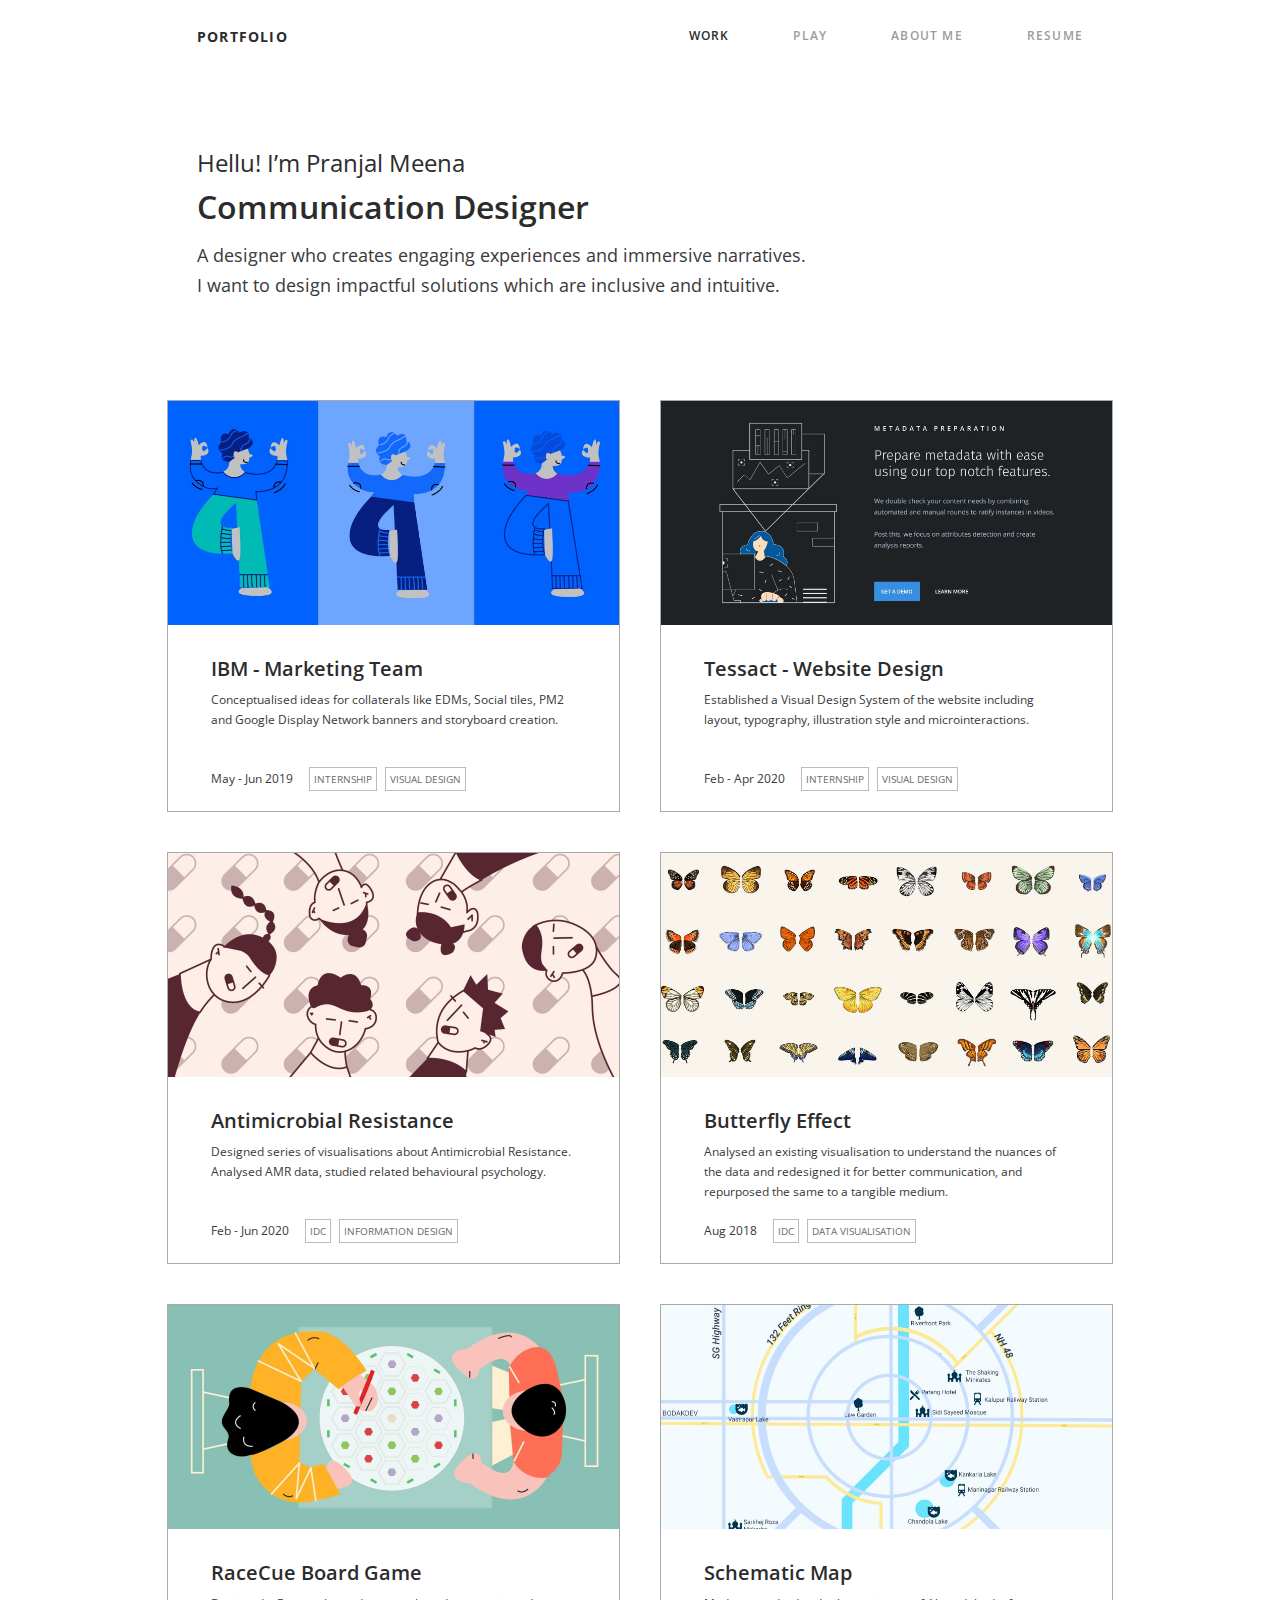
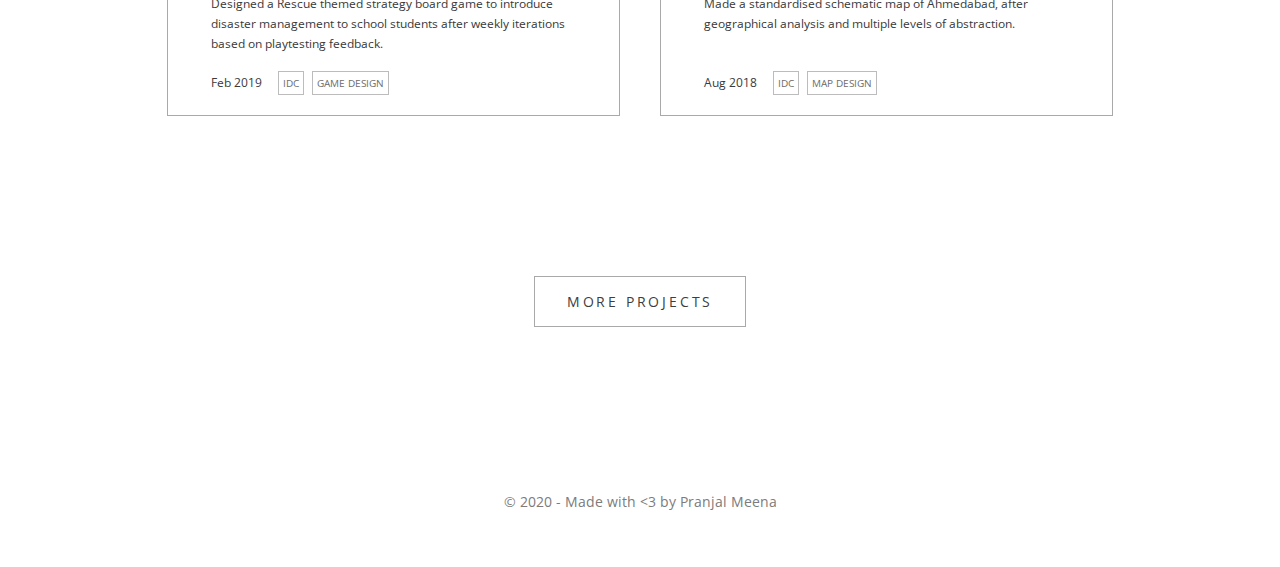
<file: index.html>
<!DOCTYPE html>
<html lang="en">
    <HEAD>
<title>Pranjal Meena</title>
    <meta charset="utf-8" />
    <meta name="description" content="A designer who creates engaging experiences and immersive narratives. I want to design impactful solutions that are inclusive and intuitive.">
    <meta name="viewport" content="width=device-width", initial-scale=1 />
   <link rel="stylesheet" href="style.css" type="text/css" />
   <link rel="icon" sizes="192x192" href="favicon.png">
<link href="https://fonts.googleapis.com/css2?family=Open+Sans:ital,wght@0,400;0,600;0,700;1,400;1,600&display=swap" rel="stylesheet">
    </HEAD>



<BODY>


    <div class="container">

<section class="navbar container">
    <div class="navtext">
    	<div class="contentleft">
    		<div class="navcontent1" style="margin-left: 0px;">
    			<a href="index.html">PORTFOLIO</a>
    		</div>
    	</div>
    	<div class="contentright">
    		<div class="navcontent">
    			<a href="index.html"  style="color:#2c2c2c;">WORK</a> 						
    		</div>
    		<div class="navcontent">
    			<a href="play.html">PLAY</a> 						
    		</div>
    		<div class="navcontent">
    			<a href="aboutme.html">ABOUT ME</a> 					
    		</div>
    		<div class="navcontent1">
    			<a href="https://drive.google.com/file/d/1P6hkMCPqgBTmdw-SXblp4Lk8HCqttFf7/view" target="_blank" rel="noopener" rel="noreferrer">RESUME</a>      					
    		</div>

    	</div>
	</div>
</section>


<section class="contentbody">
	<div class="contenttext">
		<p class="p3">Hellu! I’m Pranjal Meena</p>
		<p class="p2" style= "margin-top: 6px;">Communication Designer</p>
		<p class="p5" style= "margin-top: 12px; width: min(614px, 100%);">A designer who creates engaging experiences and immersive narratives. I want to design impactful solutions which are inclusive and intuitive.</p>
	</div>
	<div class="projects">

		<a href="ibm.html" class="projectcard">
			<div class="projectcardimage" style="background-image: url('ibm/ibm.jpg')"></div>	
			<div class="cardtext">
				<p class="p2" style="font-size:20px;">IBM - Marketing Team</p>
				<p class="p5" style="font-size:12px; line-height: 20px; margin-top: 8px;">Conceptualised ideas for collaterals like EDMs, Social tiles, PM2 and Google Display Network banners and storyboard creation.</p>
			</div>			
			<div class="cardbottomtextandtags">
						<p class="p5" style="font-size:12px; line-height: 20px; margin-right: 8px; display: inline-block;">May - Jun 2019</p>
						<p class="tagbox">internship</p>
						<p class="tagbox">visual design</p>
			</div>
		</a>

		<a href="tessact.html" class="projectcard">
			<div class="projectcardimage" style="background-image: url('tessact/tessact.jpg')"></div>	
			<div class="cardtext">
				<p class="p2" style="font-size:20px;">Tessact - Website Design</p>
				<p class="p5" style="font-size:12px; line-height: 20px; margin-top: 8px;">Established a Visual Design System of the website including layout, typography, illustration style and microinteractions.</p>
			</div>			
			<div class="cardbottomtextandtags">
						<p class="p5" style="font-size:12px; line-height: 20px; margin-right: 8px; display: inline-block;">Feb - Apr 2020</p>
						<p class="tagbox">internship</p>
						<p class="tagbox">visual design</p>
			</div>
		</a>

		
		<a href="amr.html" class="projectcard">
			<div class="projectcardimage" style="background-image: url('amr/amr.jpg')"></div>	
			<div class="cardtext">
				<p class="p2" style="font-size:20px;">Antimicrobial Resistance</p>
				<p class="p5" style="font-size:12px; line-height: 20px; margin-top: 8px;">Designed series of visualisations about Antimicrobial Resistance. Analysed AMR data, studied related behavioural psychology.</p>
			</div>			
			<div class="cardbottomtextandtags">
						<p class="p5" style="font-size:12px; line-height: 20px; margin-right: 8px; display: inline-block;">Feb - Jun 2020</p>
						<p class="tagbox">idc</p>
						<p class="tagbox">information design</p>
			</div>
		</a>

		<a href="butterfly.html" class="projectcard">
			<div class="projectcardimage" style="background-image: url('butterfly/butterfly.jpg')"></div>	
			<div class="cardtext">
				<p class="p2" style="font-size:20px;">Butterfly Effect</p>
				<p class="p5" style="font-size:12px; line-height: 20px; margin-top: 8px;">Analysed an existing visualisation to understand the nuances of the data and redesigned it for better communication, and repurposed the same to a tangible medium.</p>
			</div>			
			<div class="cardbottomtextandtags">
						<p class="p5" style="font-size:12px; line-height: 20px; margin-right: 8px; display: inline-block;">Aug 2018</p>
						<p class="tagbox">idc</p>
						<p class="tagbox">data visualisation</p>
			</div>
		</a>

		<a href="racecue.html" class="projectcard">
			<div class="projectcardimage" style="background-image: url('racecue/racecue.jpg')"></div>	
			<div class="cardtext">
				<p class="p2" style="font-size:20px;">RaceCue Board Game</p>
				<p class="p5" style="font-size:12px; line-height: 20px; margin-top: 8px;">Designed a Rescue themed strategy board game to introduce disaster management to school students after weekly iterations based on playtesting feedback.</p>
			</div>			
			<div class="cardbottomtextandtags">
						<p class="p5" style="font-size:12px; line-height: 20px; margin-right: 8px; display: inline-block;">Feb 2019</p>
						<p class="tagbox">idc</p>
						<p class="tagbox">game design</p>
			</div>
		</a>

		<a href="schematicmap.html" class="projectcard">
			<div class="projectcardimage" style="background-image: url('schematicmap/schematicmap.jpg')"></div>	
			<div class="cardtext">
				<p class="p2" style="font-size:20px;">Schematic Map</p>
				<p class="p5" style="font-size:12px; line-height: 20px; margin-top: 8px;">Made a standardised schematic map of Ahmedabad, after geographical analysis and multiple levels of abstraction.</p>
			</div>			
			<div class="cardbottomtextandtags">
						<p class="p5" style="font-size:12px; line-height: 20px; margin-right: 8px; display: inline-block;">Aug 2018</p>
						<p class="tagbox">idc</p>
						<p class="tagbox">map design</p>
			</div>
		</a>


	</div>
</section>

<section class="footer">
	<a href="play.html" class="button" style="margin-top: 60px;">more projects</a>
	<p class="p5" style="font-size: 14px; color: #7c7c7c; margin: 160px auto 50px;">© 2020 - Made with <3 by Pranjal Meena</p>
</section>


	</div>
</BODY>






</html>
</file>
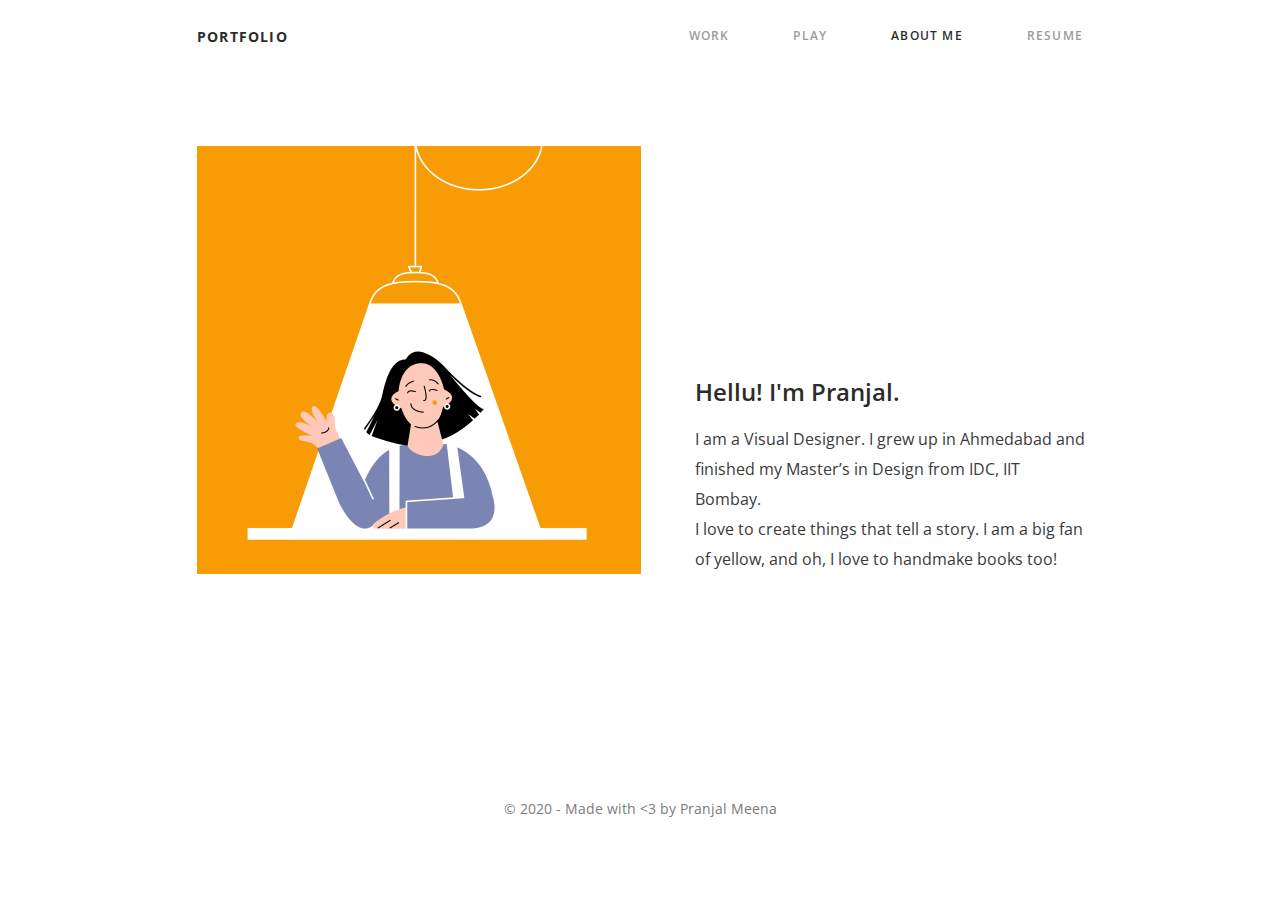
<file: aboutme.html>
<!DOCTYPE html>
<html lang="en">
    <HEAD>
<title>About Me – Pranjal Meena</title>
    <meta charset="utf-8" />
    <meta name="viewport" content="width=device-width", initial-scale=1 />
   <link rel="stylesheet" href="style.css" type="text/css" />
   <link rel="icon" sizes="192x192" href="favicon.png">
<link href="https://fonts.googleapis.com/css2?family=Open+Sans:ital,wght@0,400;0,600;0,700;1,400;1,600&display=swap" rel="stylesheet">
    </HEAD>


   	<BODY>
    <div class="container">

<section class="navbar container">
    <div class="navtext">
        <div class="contentleft">
            <div class="navcontent1" style="margin-left: 0px;">
                <a href="index.html">PORTFOLIO</a>
            </div>
        </div>
        <div class="contentright">
            <div class="navcontent">
                <a href="index.html">WORK</a>                       
            </div>
            <div class="navcontent">
                <a href="play.html">PLAY</a>                        
            </div>
            <div class="navcontent">
                <a href="aboutme.html" style="color:#2c2c2c;">ABOUT ME</a>                     
            </div>
            <div class="navcontent1">
                <a href="https://drive.google.com/file/d/1P6hkMCPqgBTmdw-SXblp4Lk8HCqttFf7/view" target="_blank" rel="noopener" rel="noreferrer">RESUME</a>                         
            </div>

        </div>
    </div>
</section>

<section class="aboutcontent" style="margin-top: 100px;">
	<div class="aboutimage" style="background-image: url('aboutme.png')"></div>
	<div class="aboutcontenttext">
		<p class="p2" style="font-size: 24px;">Hellu! I'm Pranjal.</p>
		<p class="p5" style="font-size: 16px; margin-top: 16px;">I am a Visual Designer. I grew up in Ahmedabad and finished my Master’s in Design from IDC, IIT Bombay.
		<br>I love to create things that tell a story. I am a big fan of yellow, and oh, I love to handmake books too! </p>
	</div>
</section>

<section class="footer">
    <p class="p5" style="font-size: 14px; color: #7c7c7c; margin: 160px auto 50px;">© 2020 - Made with <3 by Pranjal Meena</p>
</section>


	</div>
</BODY>


</html>
</file>
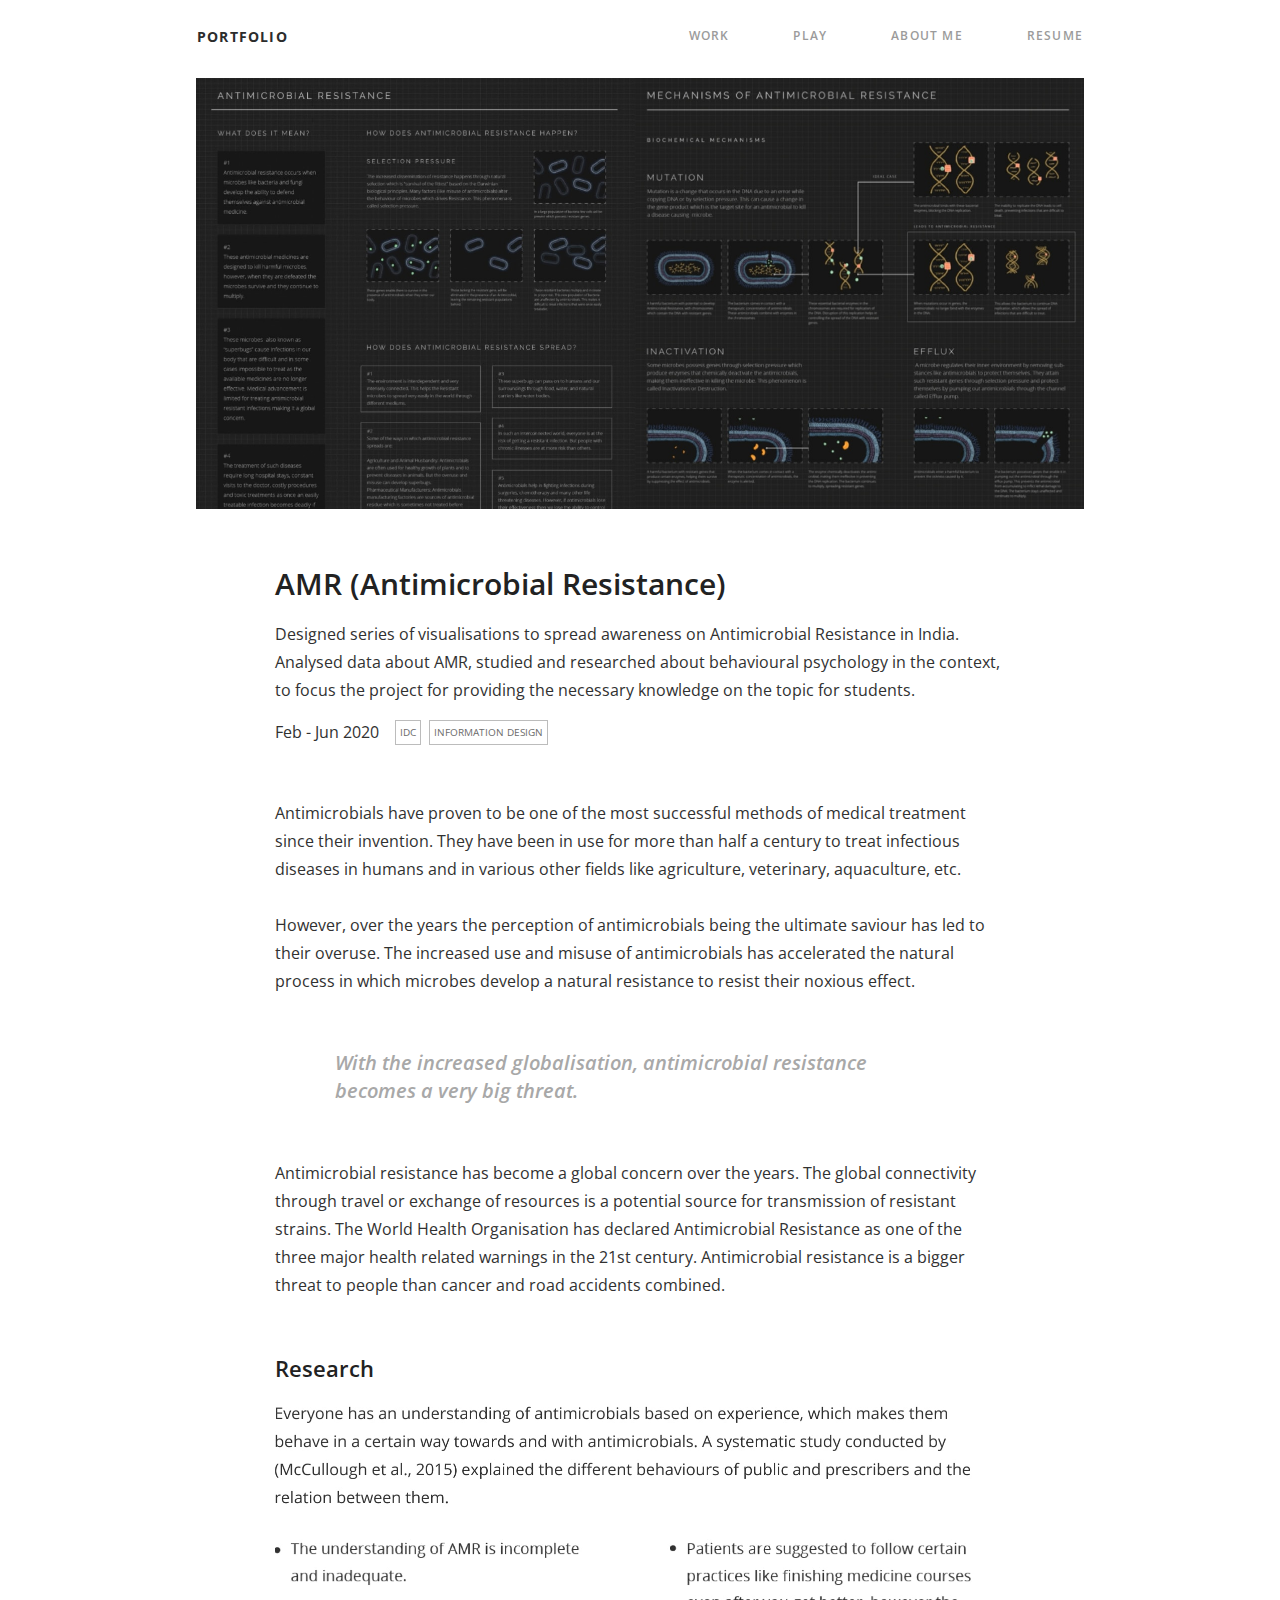
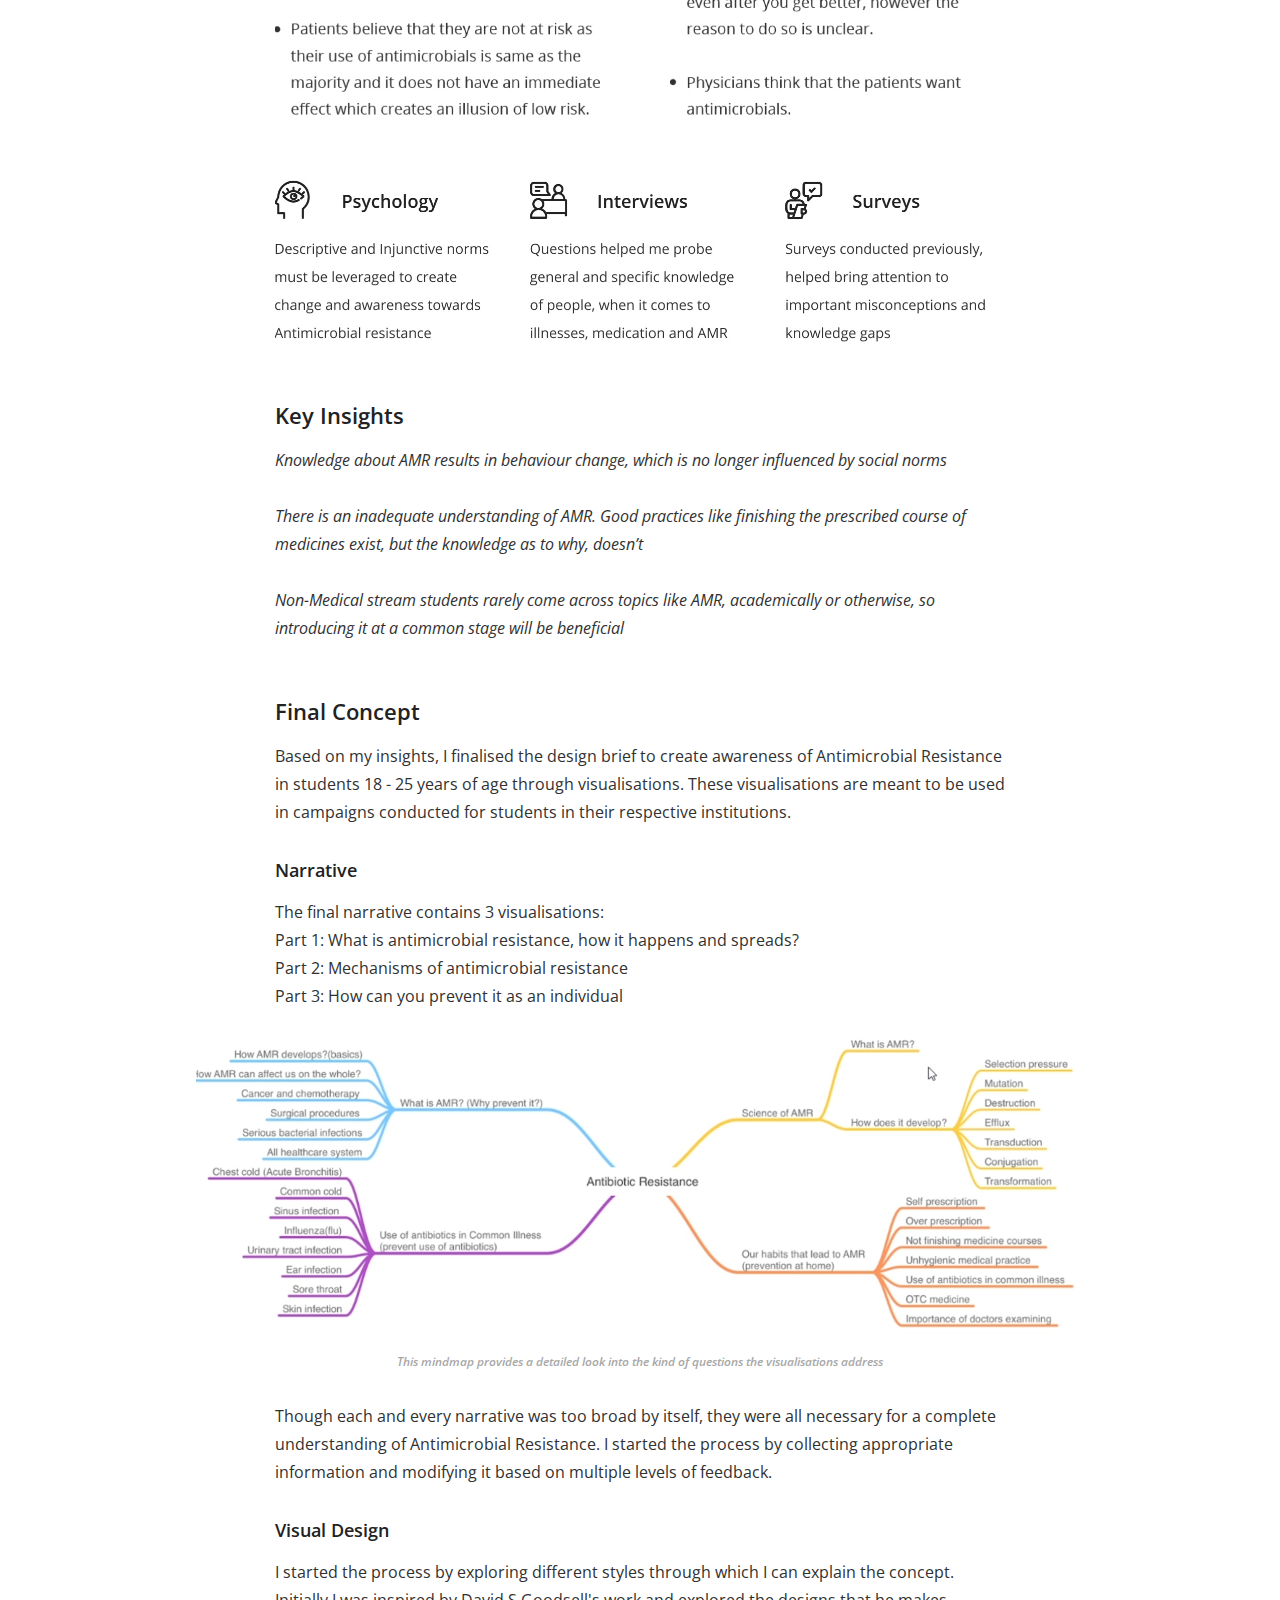
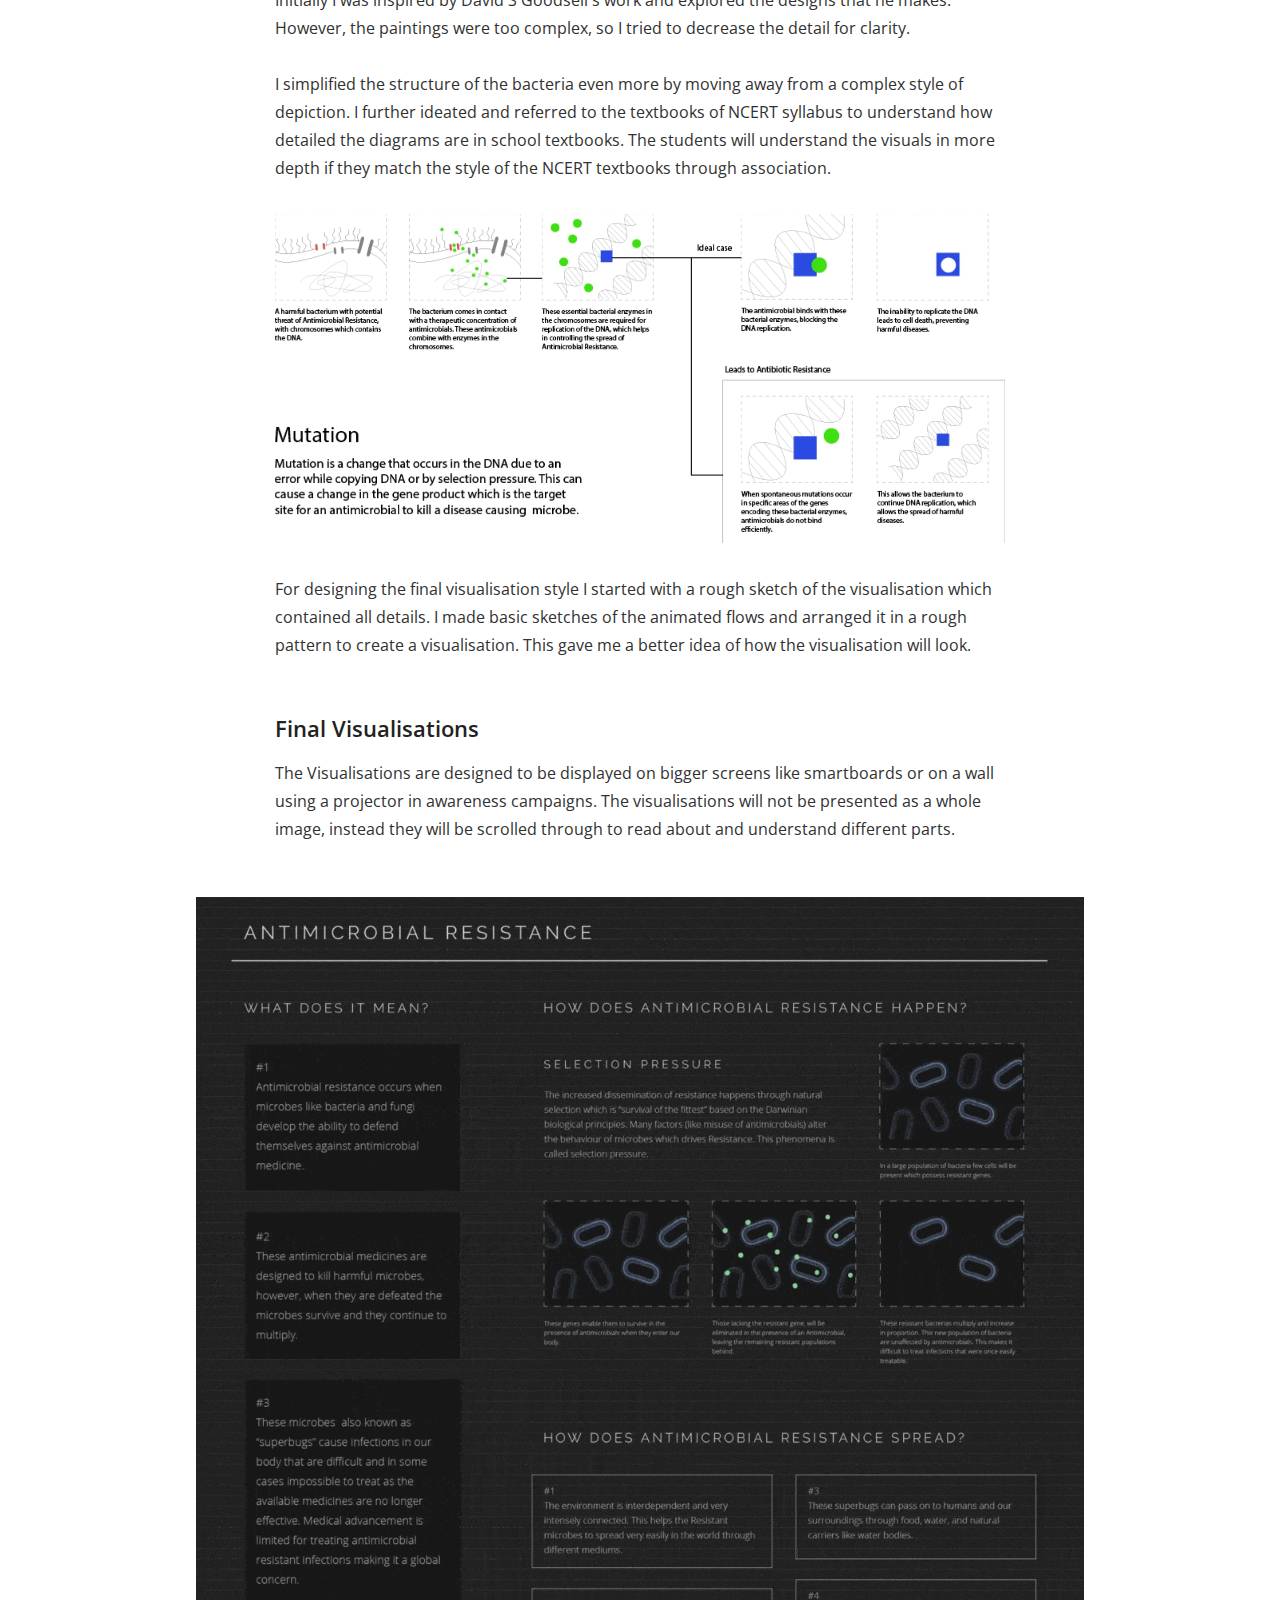
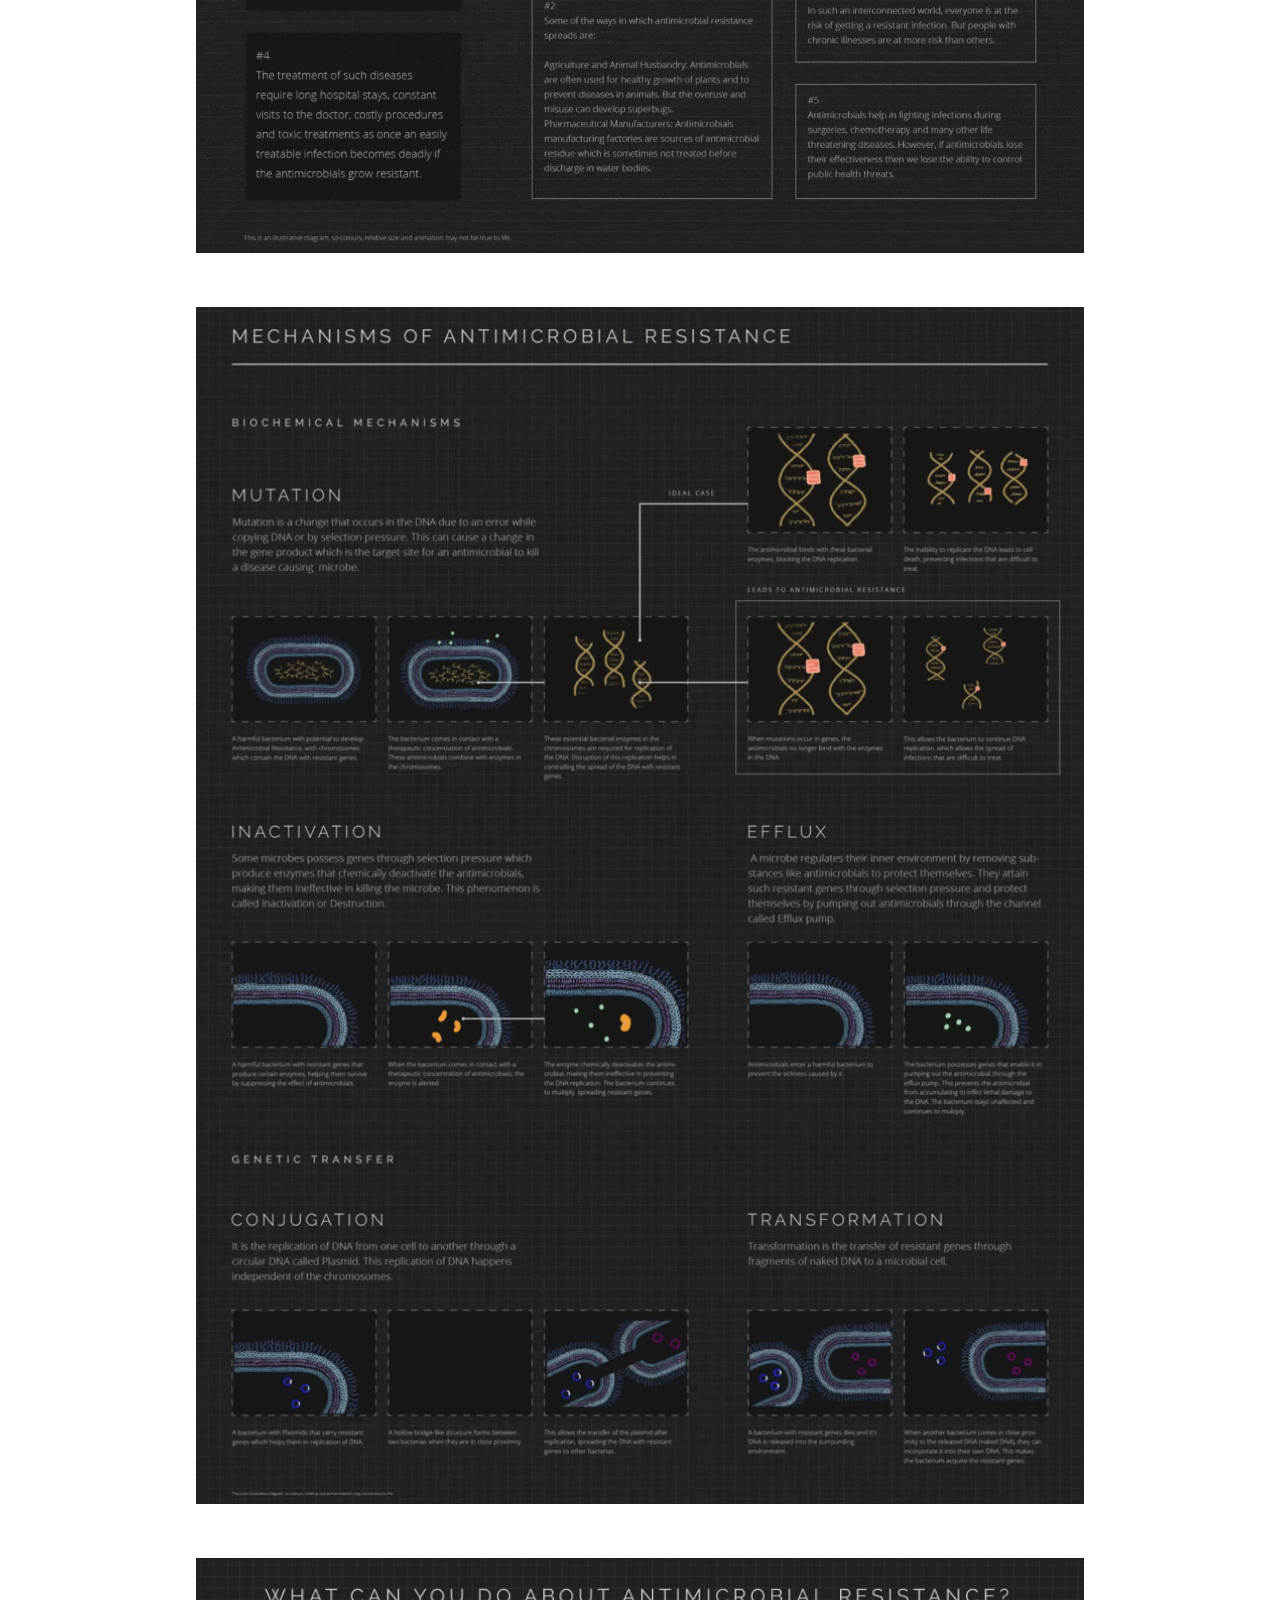
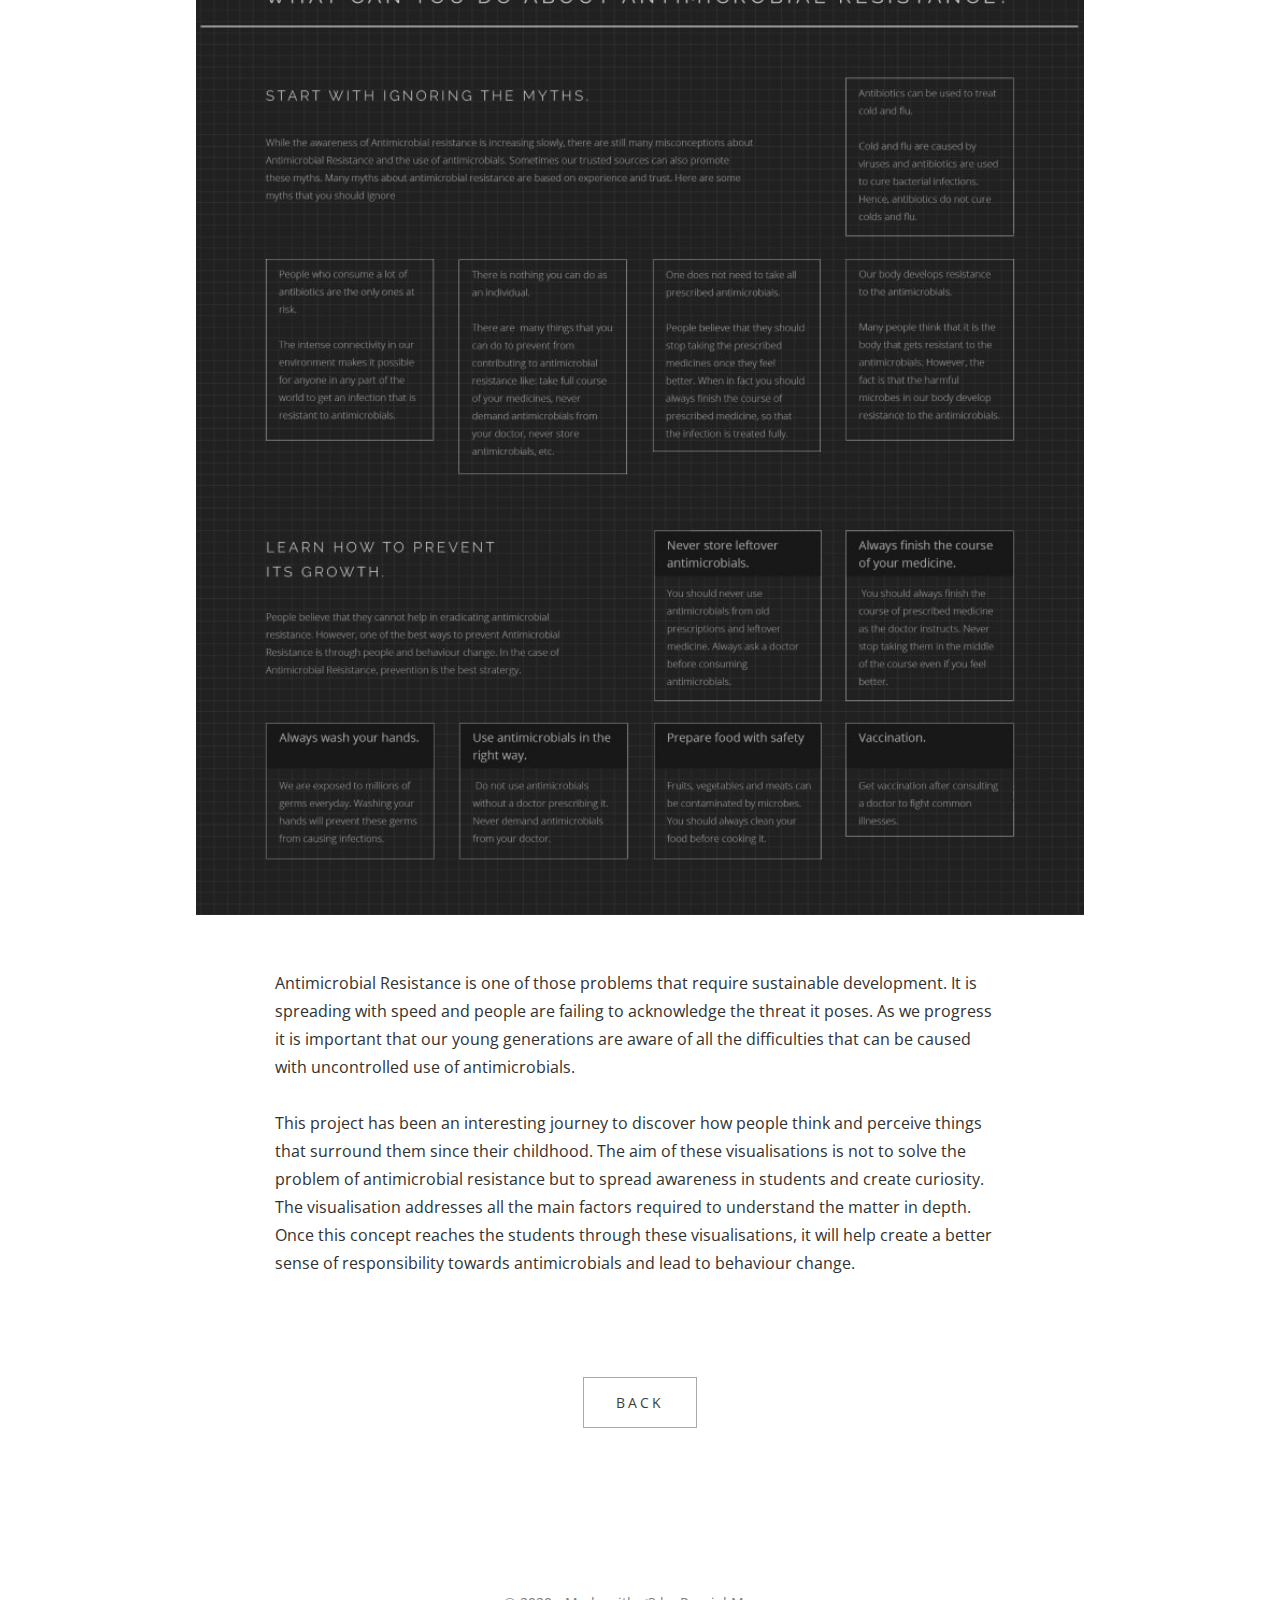
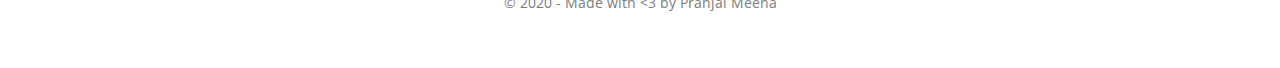
<file: amr.html>
<!DOCTYPE html>
<html lang="en">
    <HEAD>
<title>AMR – Pranjal Meena</title>
    <meta charset="utf-8" />
    <meta name="viewport" content="width=device-width", initial-scale=1 />
   <link rel="stylesheet" href="style.css" type="text/css" />
   <link rel="icon" sizes="192x192" href="favicon.png">
<link href="https://fonts.googleapis.com/css2?family=Open+Sans:ital,wght@0,400;0,600;0,700;1,400;1,600&display=swap" rel="stylesheet">
    </HEAD>



<BODY>


    <div class="container">

<section class="navbar container">
    <div class="navtext">
        <div class="contentleft">
            <div class="navcontent1" style="margin-left: 0px;">
                <a href="index.html">PORTFOLIO</a>
            </div>
        </div>
        <div class="contentright">
            <div class="navcontent">
                <a href="index.html">WORK</a>                       
            </div>
            <div class="navcontent">
                <a href="play.html">PLAY</a>                        
            </div>
            <div class="navcontent">
                <a href="aboutme.html">ABOUT ME</a>                     
            </div>
            <div class="navcontent1">
                <a href="https://drive.google.com/file/d/1P6hkMCPqgBTmdw-SXblp4Lk8HCqttFf7/view" target="_blank" rel="noopener" rel="noreferrer">RESUME</a>                         
            </div>

        </div>
    </div>
</section>

<section class="projectpagebody">
    <div class="coverimage" style="background-image: url('amr/amr_cover.jpg'); padding-top: 59%;"></div>
    <h1>AMR (Antimicrobial Resistance)</h1>
    <p style="margin-bottom: 16px;">Designed series of visualisations to spread awareness on Antimicrobial Resistance in India. Analysed data about AMR, studied and researched about behavioural psychology in the context, to focus the project for providing the necessary knowledge on the topic for students.</p>
    <div class="projectpagetags" style="margin-bottom: 54px;">
        <p class="p5" style="font-size:16px; margin-right: 8px; color: #313131;">Feb - Jun 2020</p>
        <p class="tagbox">idc</p>
        <p class="tagbox">information design</p>
    </div>

    <p style="margin-bottom: 54px;">Antimicrobials have proven to be one of the most successful methods of medical treatment since their invention. They have been in use for more than half a century to treat infectious diseases in humans and in various other fields like agriculture, veterinary, aquaculture, etc.<br><br>However, over the years the perception of antimicrobials being the ultimate saviour has led to their overuse. The increased use and misuse of antimicrobials has accelerated the natural process in which microbes develop a natural resistance to resist their noxious effect. </p>

    <blockquote style="margin-bottom: 54px;">With the increased globalisation, antimicrobial resistance becomes a very big threat.</blockquote>

    <p style="margin-bottom: 54px;">Antimicrobial resistance has become a global concern over the years. The global connectivity through travel or exchange of resources is a potential source for transmission of resistant strains.  The World Health Organisation has declared Antimicrobial Resistance as one of the three major health related warnings in the 21st century. Antimicrobial resistance is a bigger threat to people than cancer and road accidents combined. </p>


    <h2>Research</h2>
    <div class="projectimagelong" style="background-image: url('amr/1.jpg'); padding-top: 75%; margin-bottom: 54px;"></div>
    
    <h2>Key Insights</h2>
    <p style="margin-bottom: 54px;"><i>Knowledge about AMR results in behaviour change, which is no longer influenced by social norms<br><br>There is an inadequate understanding of AMR. Good practices like finishing the prescribed course of medicines exist, but the knowledge as to why, doesn’t<br><br>Non-Medical stream students rarely come across topics like AMR, academically or otherwise, so introducing it at a common stage will be beneficial</i></p>
   
    <h2>Final Concept</h2>
    <p>Based on my insights, I finalised the design brief to create awareness of Antimicrobial Resistance in students 18 - 25 years of age through visualisations. These visualisations are meant to be used in campaigns conducted for students in their respective institutions.</p>

    <h2 style="font-size: 18px;">Narrative</h2>
    <p style="margin-bottom: 16px;">The final narrative contains 3 visualisations:<br>
    Part 1: What is antimicrobial resistance, how it happens and spreads?<br>
    Part 2: Mechanisms of antimicrobial resistance<br>
    Part 3: How can you prevent it as an individual</p>

    <div class="coverimage" style="background-image: url('amr/2.jpg');padding-top: 44%; margin-bottom: 0px;"></div>
    <div class="imagesubtitle" style="margin-bottom: 32px;">This mindmap provides a detailed look into the kind of questions the visualisations address</div>

    <p>Though each and every narrative was too broad by itself, they were all necessary for a complete understanding of Antimicrobial Resistance. I started the process by collecting appropriate information and modifying it based on multiple levels of feedback.</p>

    <h2 style="font-size: 18px;">Visual Design</h2>
    <p>I started the process by exploring different styles through which I can explain the concept. Initially I was inspired by David S Goodsell's work and explored the designs that he makes. However, the paintings were too complex, so I tried to decrease the detail for clarity.<br><br>I simplified the structure of the bacteria even more by moving away from a complex style of depiction. I further ideated and referred to the textbooks of NCERT syllabus to understand how detailed the diagrams are in school textbooks. The students will understand the visuals in more depth if they match the style of the NCERT textbooks through association.</p>

    <div class="projectimagelong" style="background-image: url('amr/3.jpg'); padding-top: 45%; margin-bottom: 32px;"></div>

    <p style="margin-bottom: 54px;">For designing the final visualisation style I started with a rough sketch of the visualisation which contained all details. I made basic sketches of the animated flows and arranged it in a rough pattern to create a visualisation. This gave me a better idea of how the visualisation will look.</p>


    <h2>Final Visualisations</h2>
    <p style="margin-bottom: 54px;">The Visualisations are designed to be displayed on bigger screens like smartboards or on a wall using a projector in awareness campaigns. The visualisations will not be presented as a whole image, instead they will be scrolled through to read about and understand different parts.</p>

    <div class="coverimage" style="background-image: url('amr/1.gif'); padding-top: 131%; margin-bottom: 54px;"></div>
    <div class="coverimage" style="background-image: url('amr/2.gif'); padding-top: 164%; margin-bottom: 54px;"></div>
    <div class="coverimage" style="background-image: url('amr/4.jpg'); padding-top: 131%; margin-bottom: 54px;"></div>

    <p>Antimicrobial Resistance is one of those problems that require sustainable development. It is spreading with speed and people are failing to acknowledge the threat it poses. As we progress it is important that our young generations are aware of all the difficulties that can be caused with uncontrolled use of antimicrobials.<br><br>This project has been an interesting journey to discover how people think and perceive things that surround them since their childhood. The aim of these visualisations is not to solve the problem of antimicrobial resistance but to spread awareness in students and create curiosity.  The visualisation addresses all the main factors required to understand the matter in depth. Once this concept reaches the students through these visualisations, it will help create a better sense of responsibility towards antimicrobials and lead to behaviour change.</p>

</section>

<section class="footer" style="margin-top: 68px;">
    <a href="index.html" class="button">back</a>
    <p class="p5" style="font-size: 14px; color: #7c7c7c; margin: 160px auto 50px;">© 2020 - Made with <3 by Pranjal Meena</p>
</section>


    </div>
</BODY>    


</html>
</file>
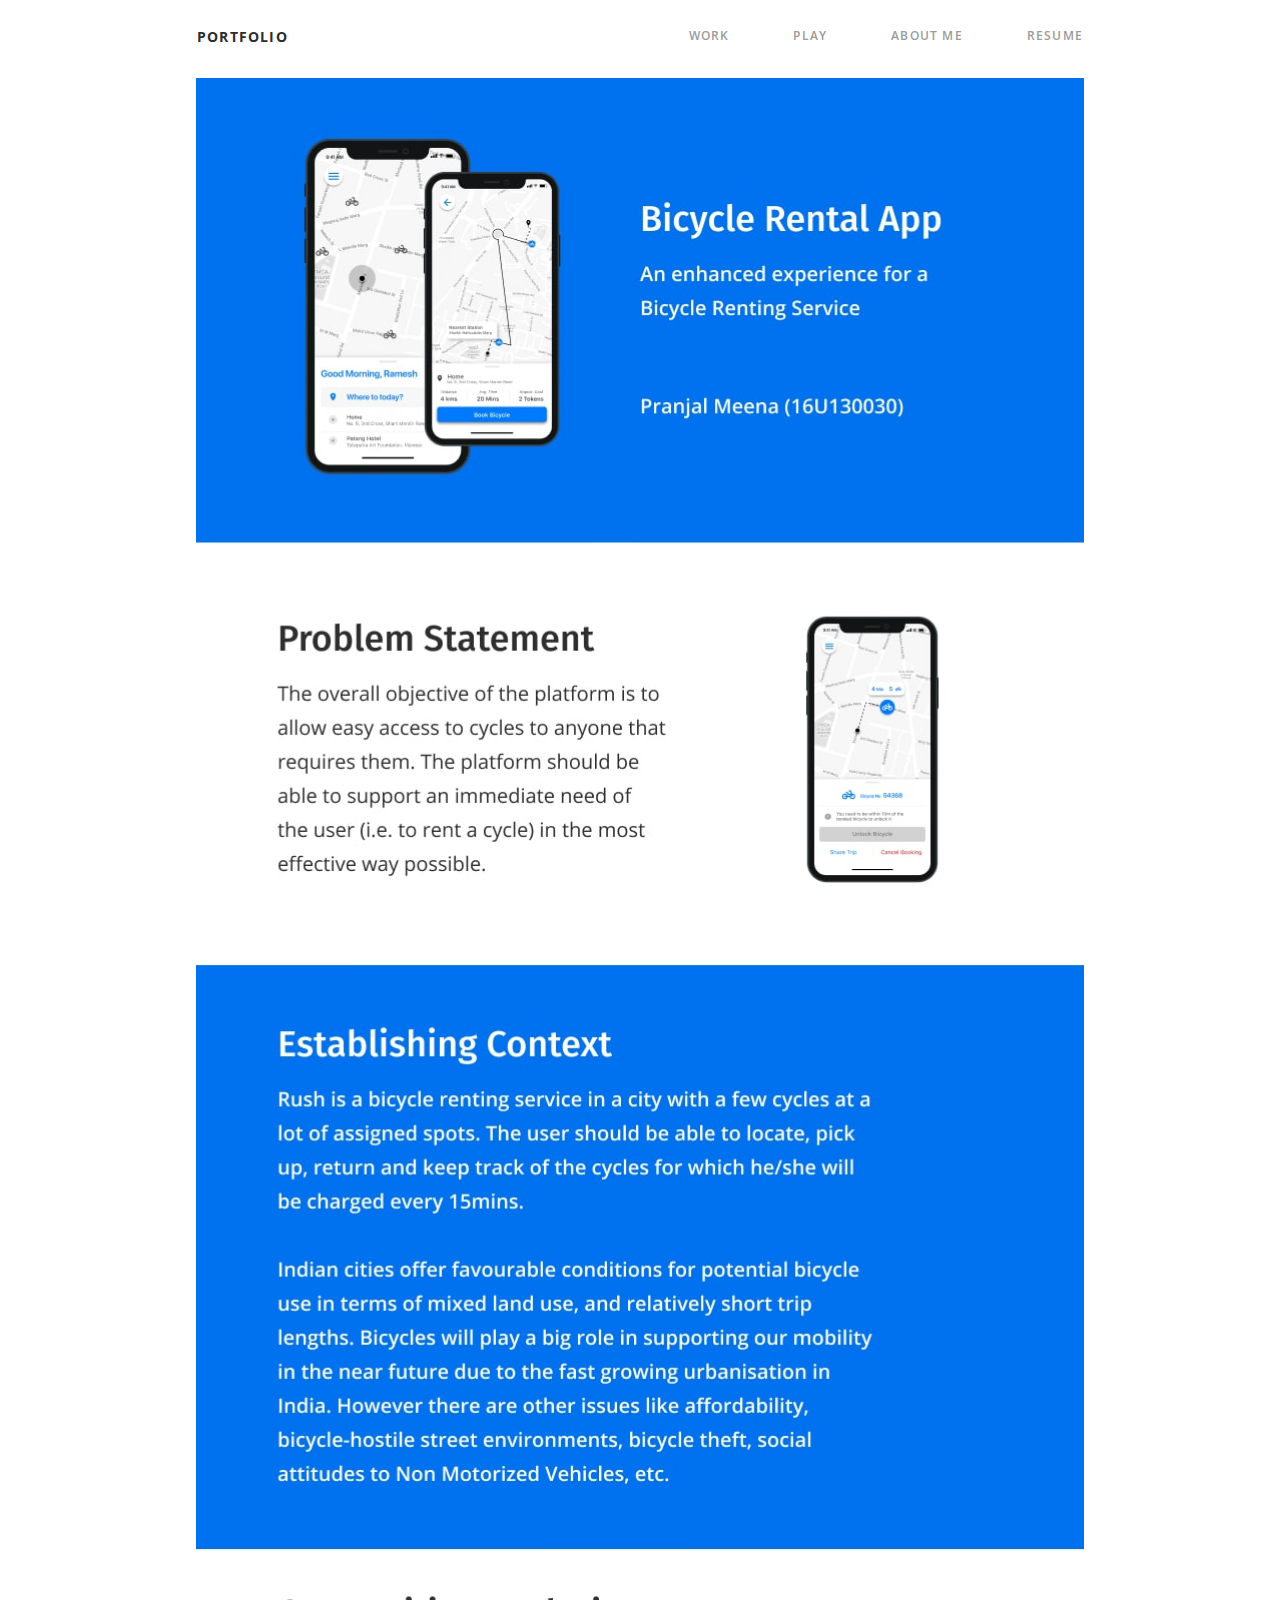
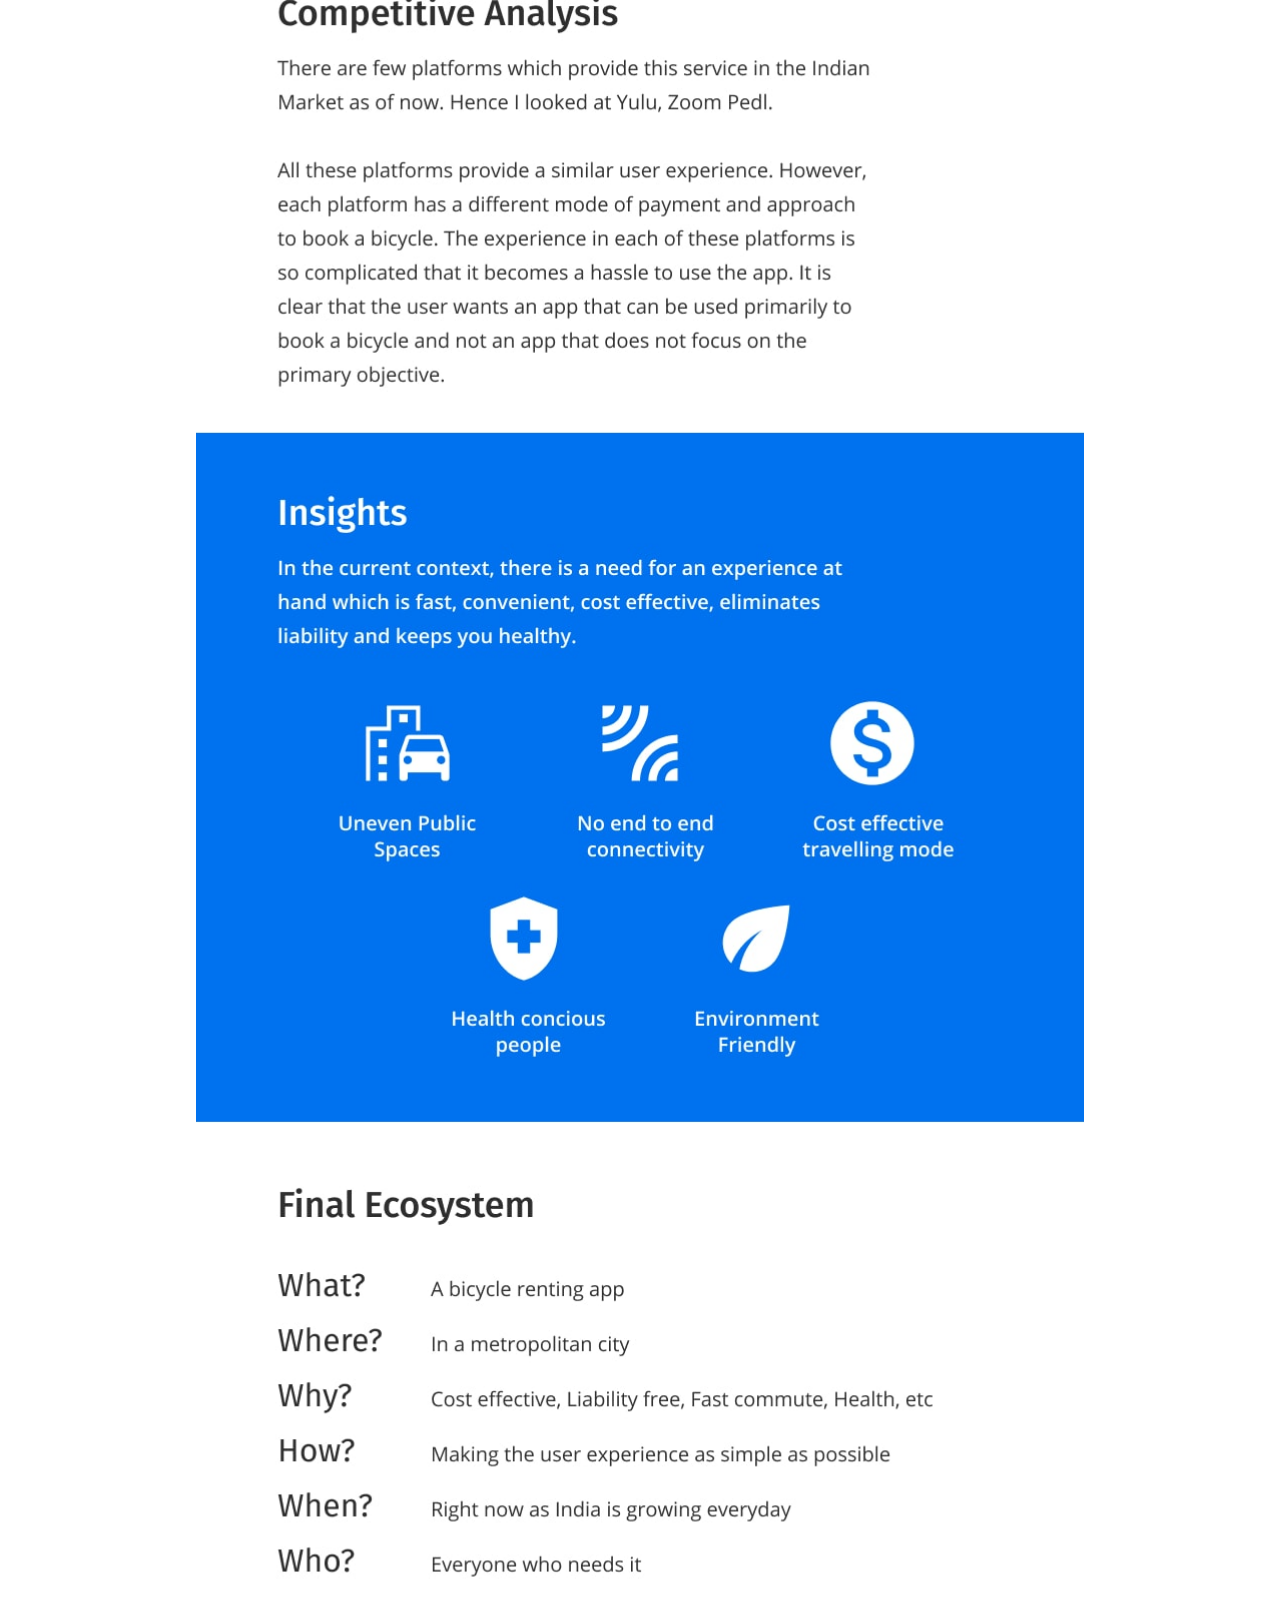
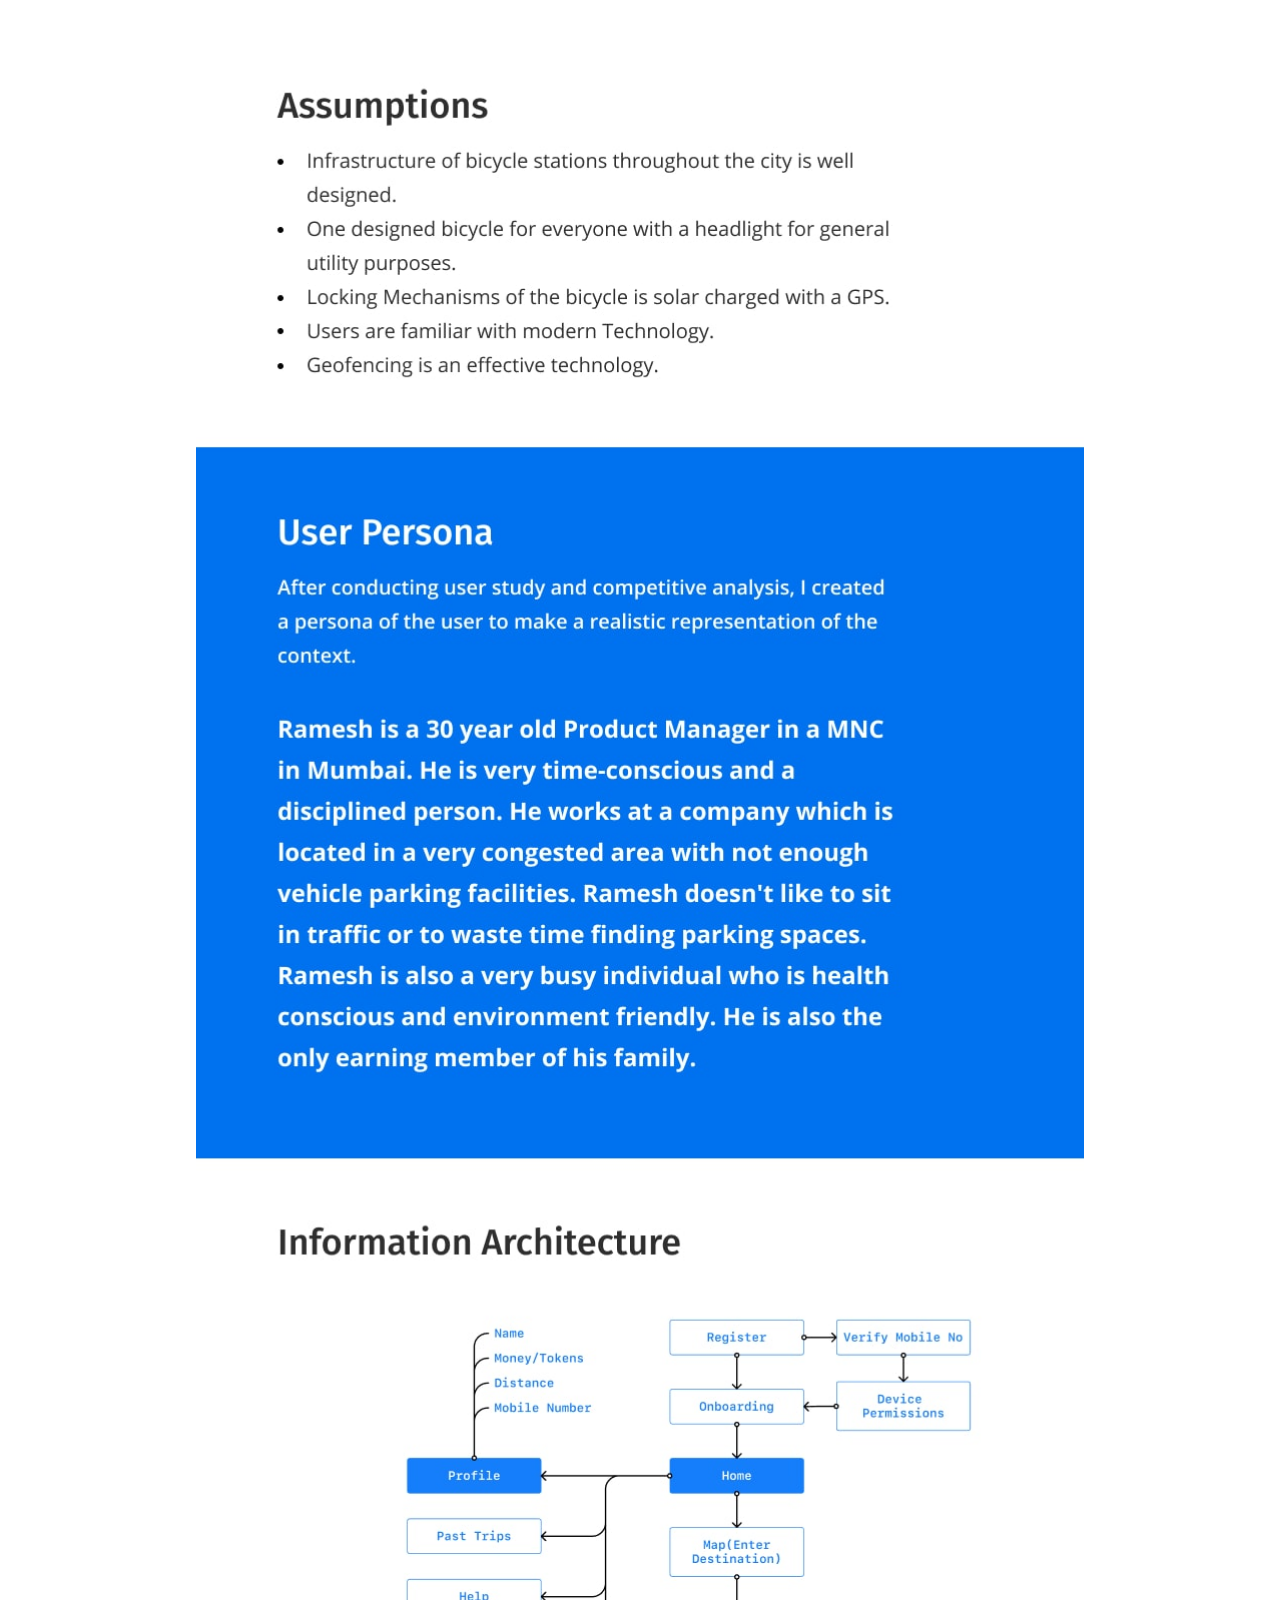
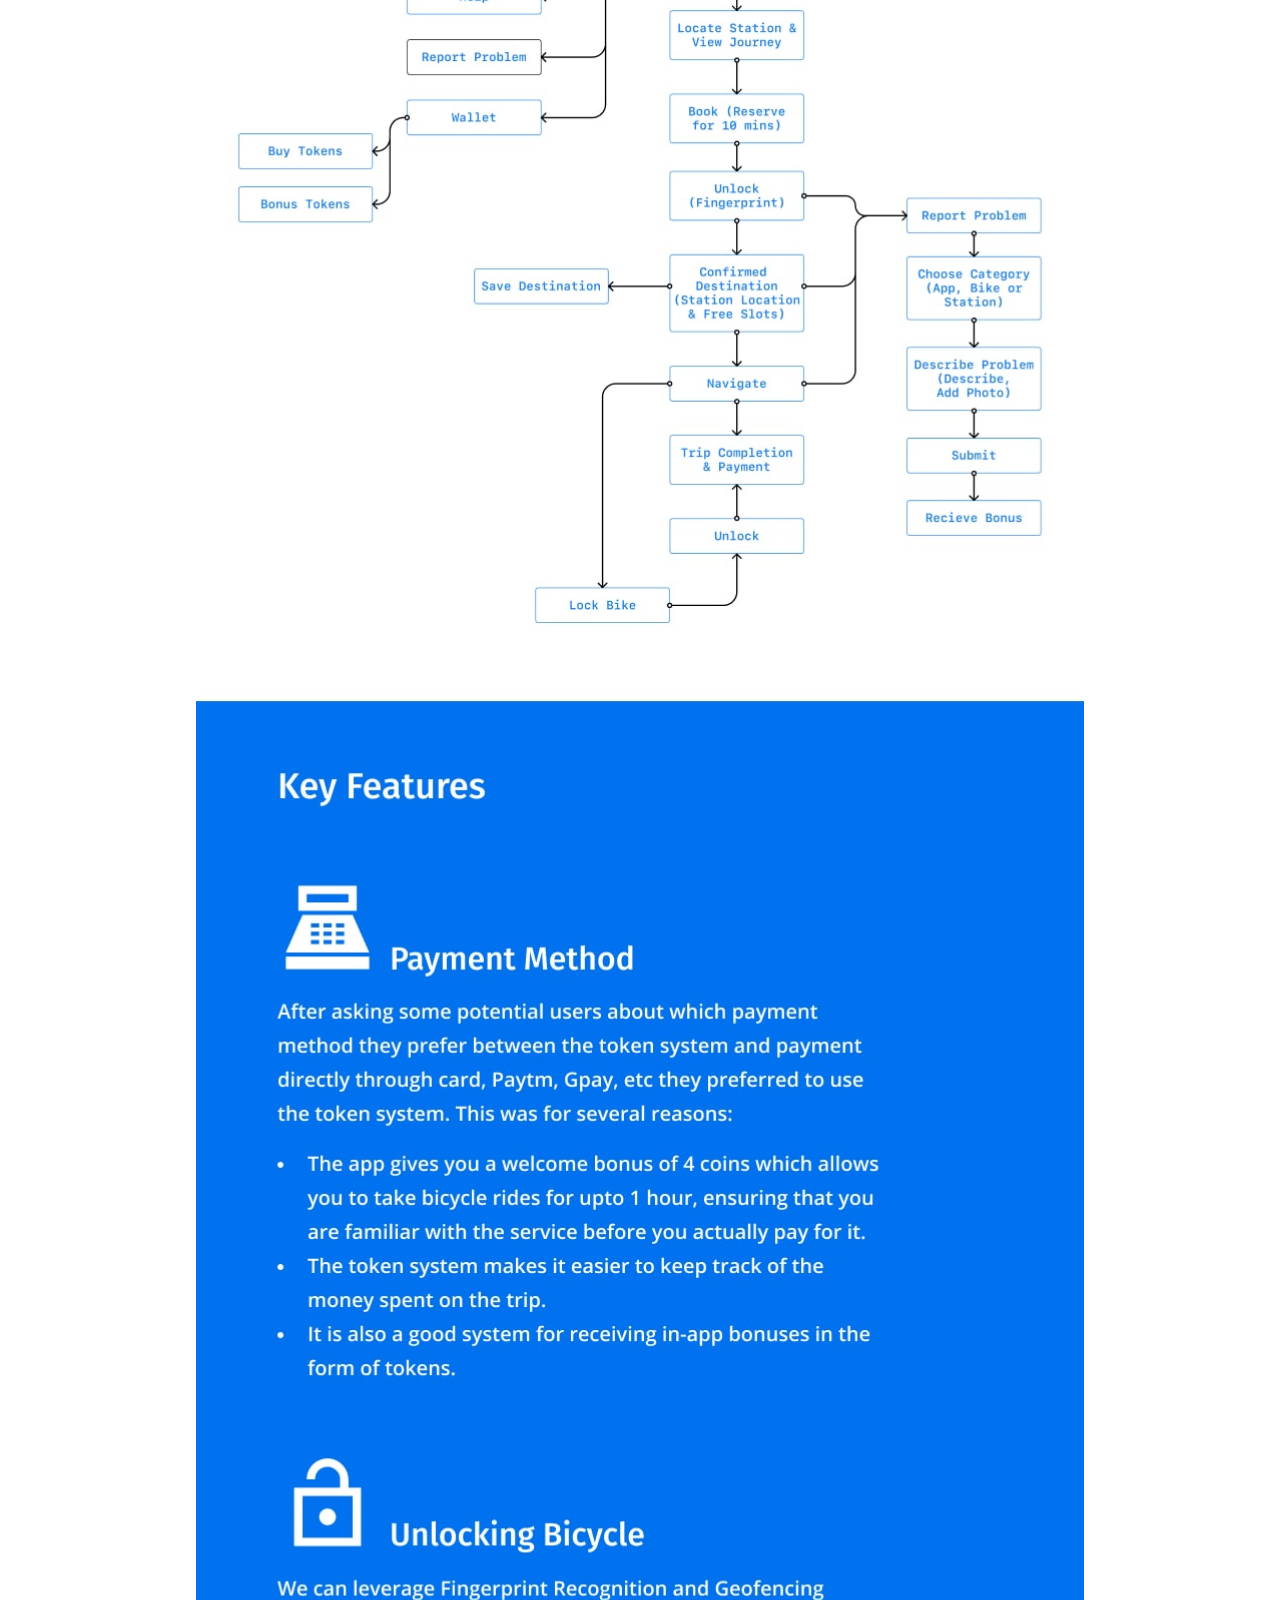
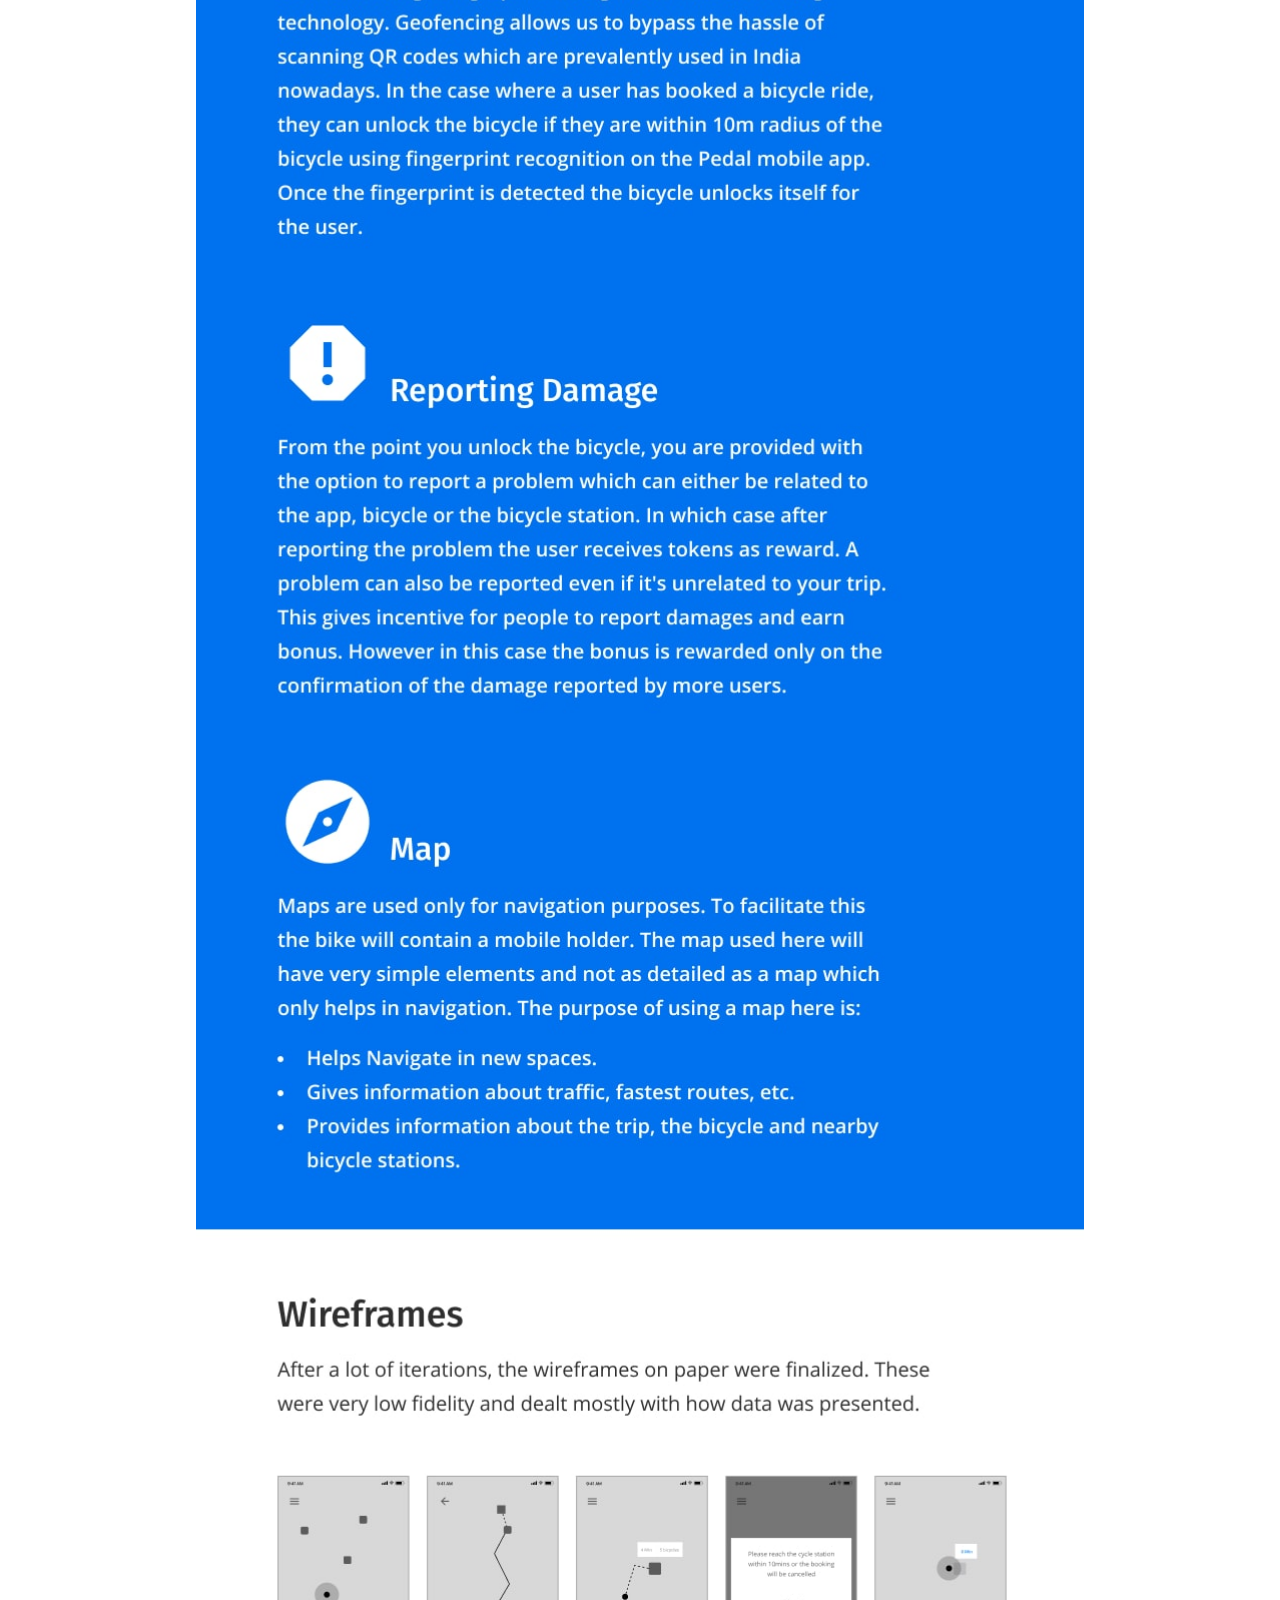
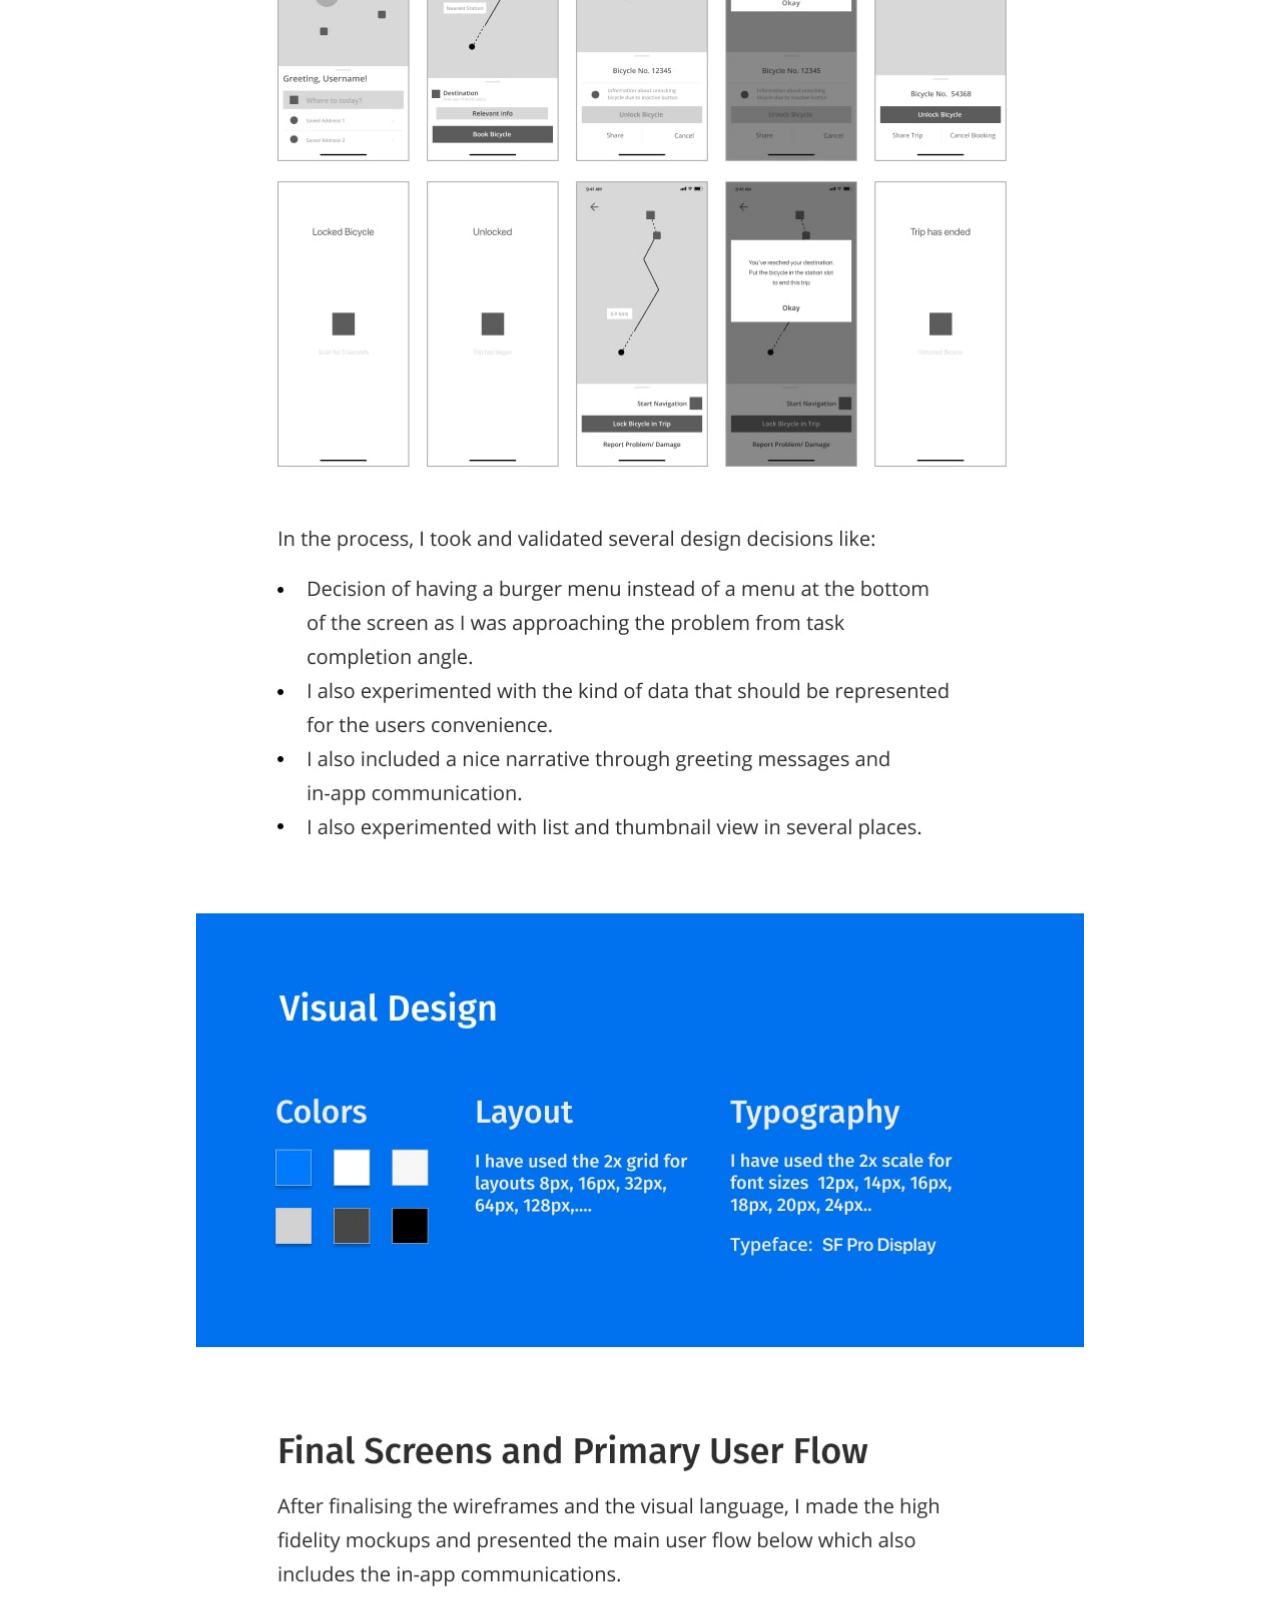
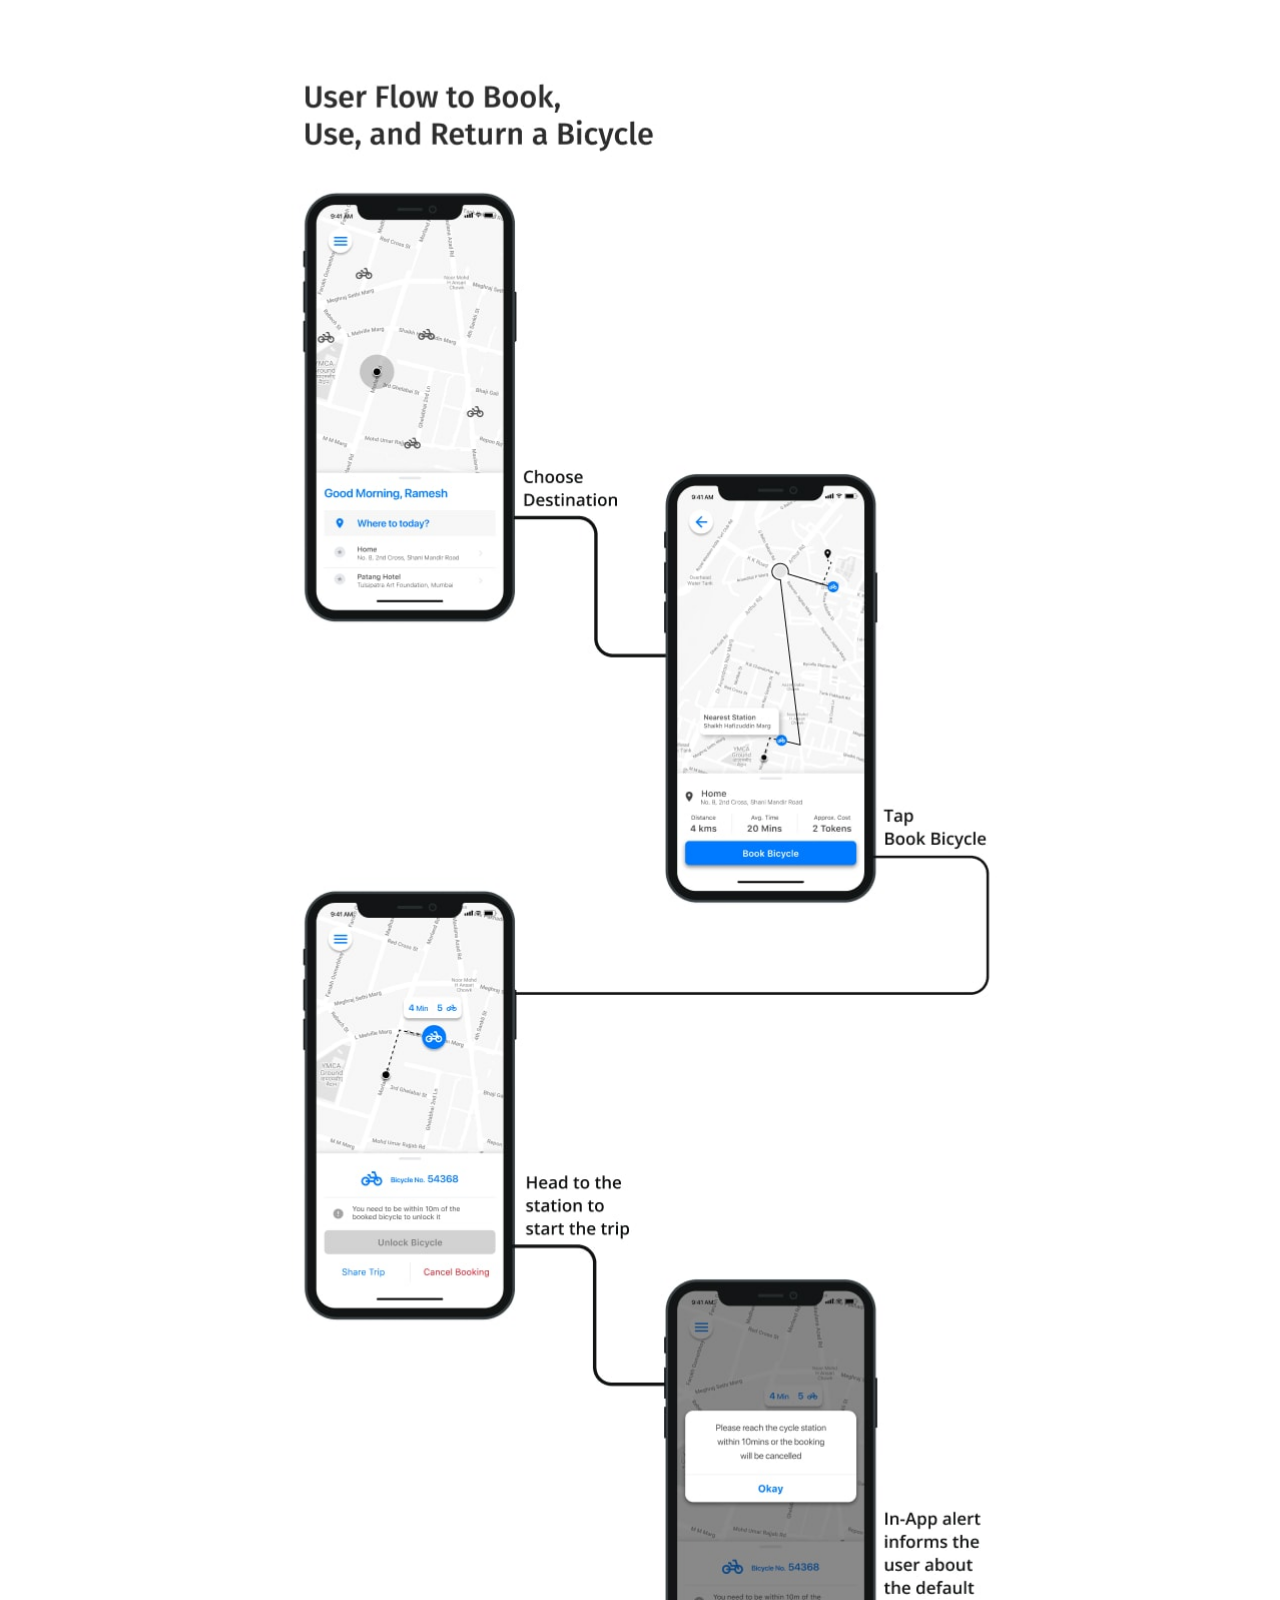
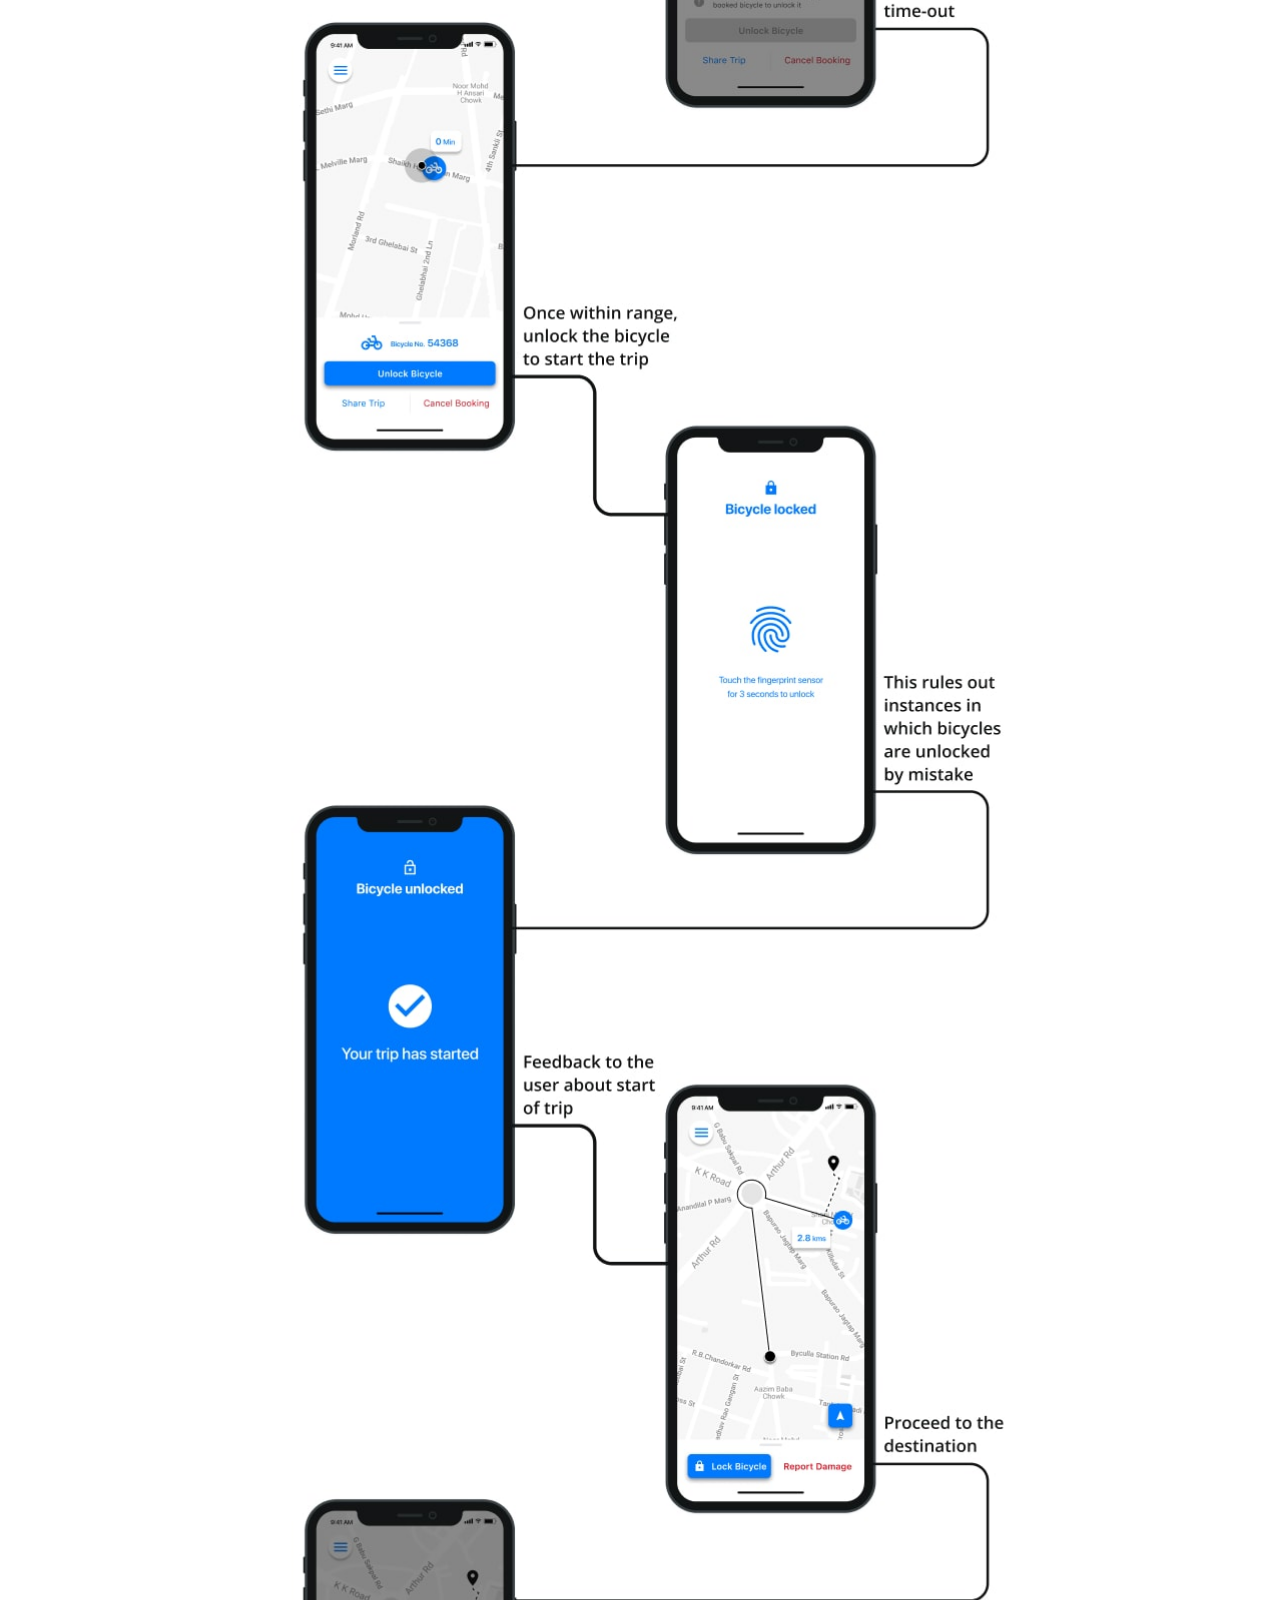
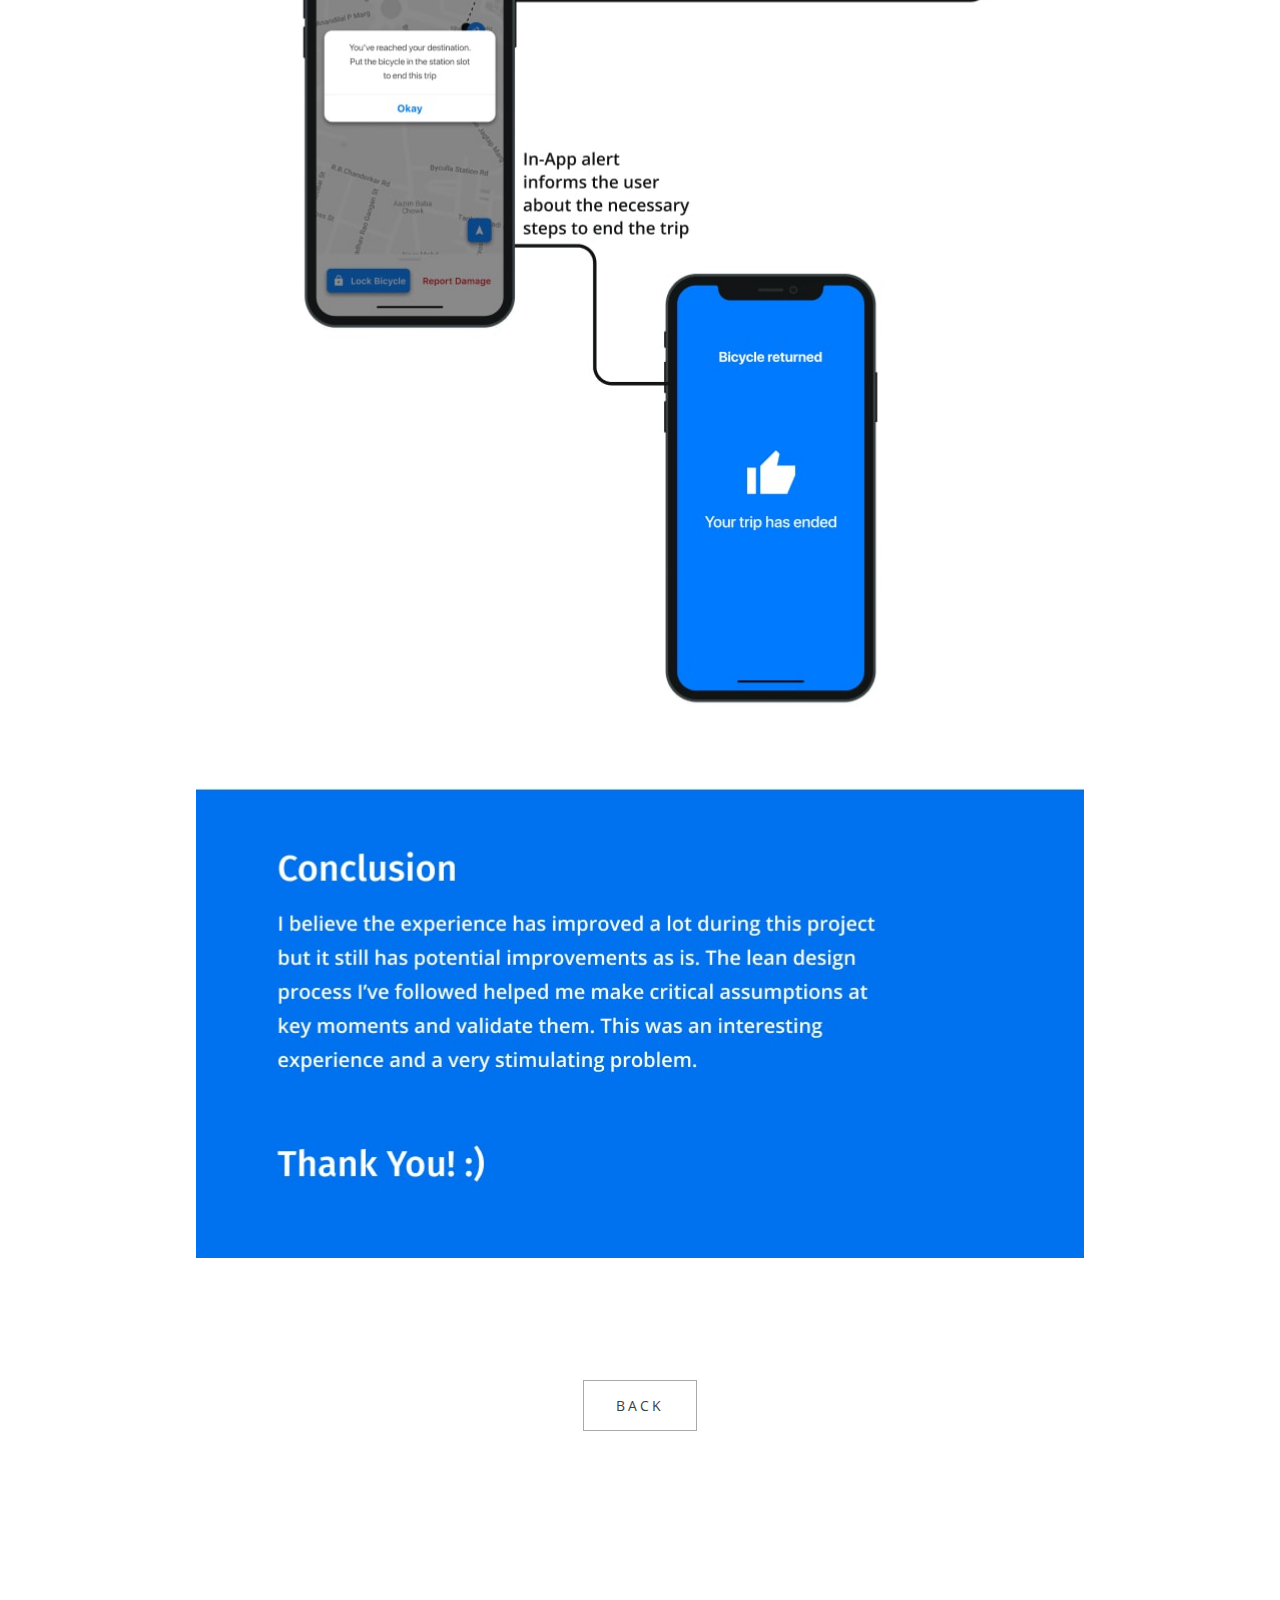
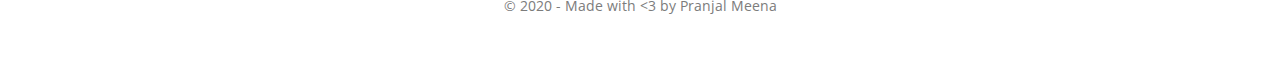
<file: bicyclerentalapp.html>
<!DOCTYPE html>
<html lang="en">
    <HEAD>
<title>Bicycle Rental App – Pranjal Meena</title>
    <meta charset="utf-8" />
    <meta name="viewport" content="width=device-width", initial-scale=1 />
   <link rel="stylesheet" href="style.css" type="text/css" />
   <link rel="icon" sizes="192x192" href="favicon.png">
<link href="https://fonts.googleapis.com/css2?family=Open+Sans:ital,wght@0,400;0,600;0,700;1,400;1,600&display=swap" rel="stylesheet">
    </HEAD>



<BODY>


    <div class="container">

<section class="navbar container">
    <div class="navtext">
    	<div class="contentleft">
    		<div class="navcontent1" style="margin-left: 0px;">
    			<a href="index.html">PORTFOLIO</a>
    		</div>
    	</div>
    	<div class="contentright">
    		<div class="navcontent">
    			<a href="index.html">WORK</a> 						
    		</div>
    		<div class="navcontent">
    			<a href="play.html">PLAY</a> 						
    		</div>
    		<div class="navcontent">
    			<a href="aboutme.html">ABOUT ME</a> 					
    		</div>
    		<div class="navcontent1">
    			<a href="https://drive.google.com/file/d/1P6hkMCPqgBTmdw-SXblp4Lk8HCqttFf7/view" target="_blank" rel="noopener" rel="noreferrer">RESUME</a>      					
    		</div>

    	</div>
	</div>
</section>

<section class="projectpagebody">
    <div class="coverimage" style="background-image: url('bicyclerentalapp/bicyclerentalappbody.jpg'); padding-top: 1915%;"></div>
</section>

<section class="footer" style="margin-top: 68px;">
    <a href="index.html" class="button">back</a>
    <p class="p5" style="font-size: 14px; color: #7c7c7c; margin: 160px auto 50px;">© 2020 - Made with <3 by Pranjal Meena</p>
</section>


    </div>
</BODY>    


</html>
</file>
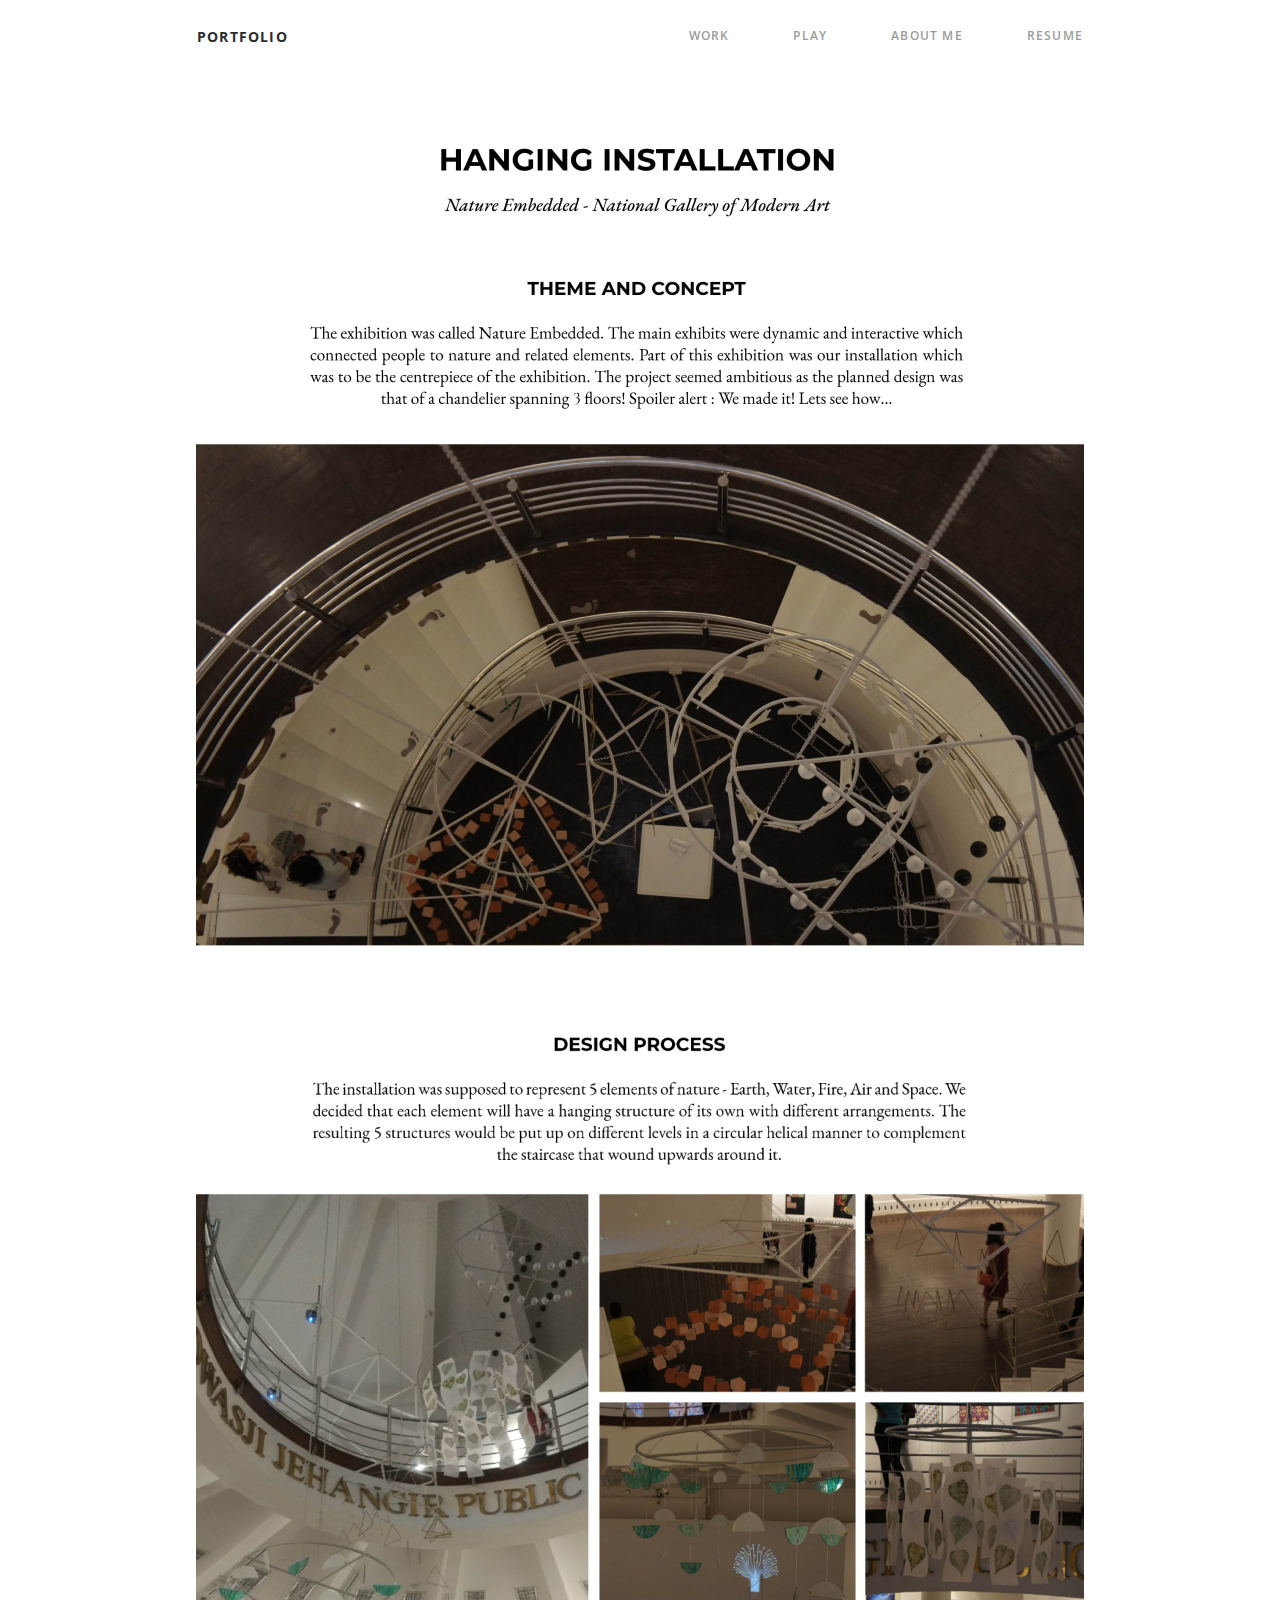
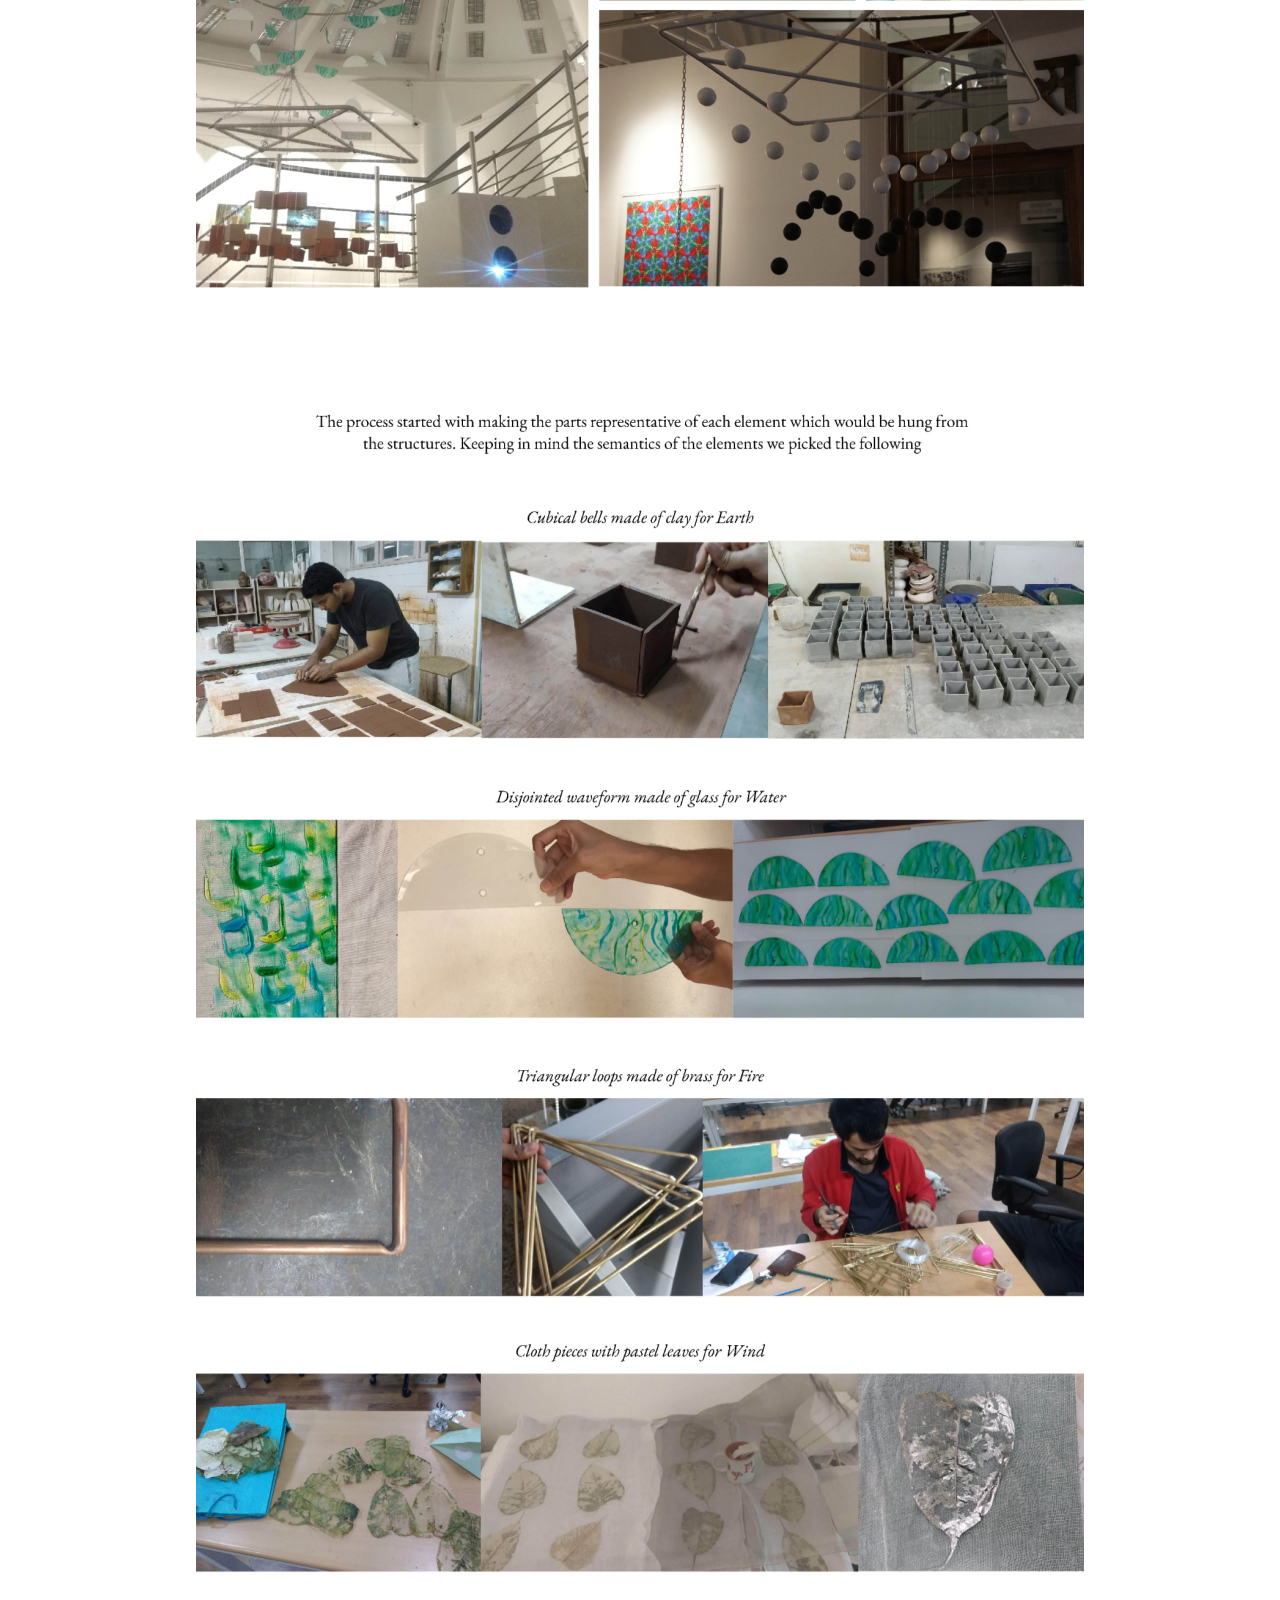
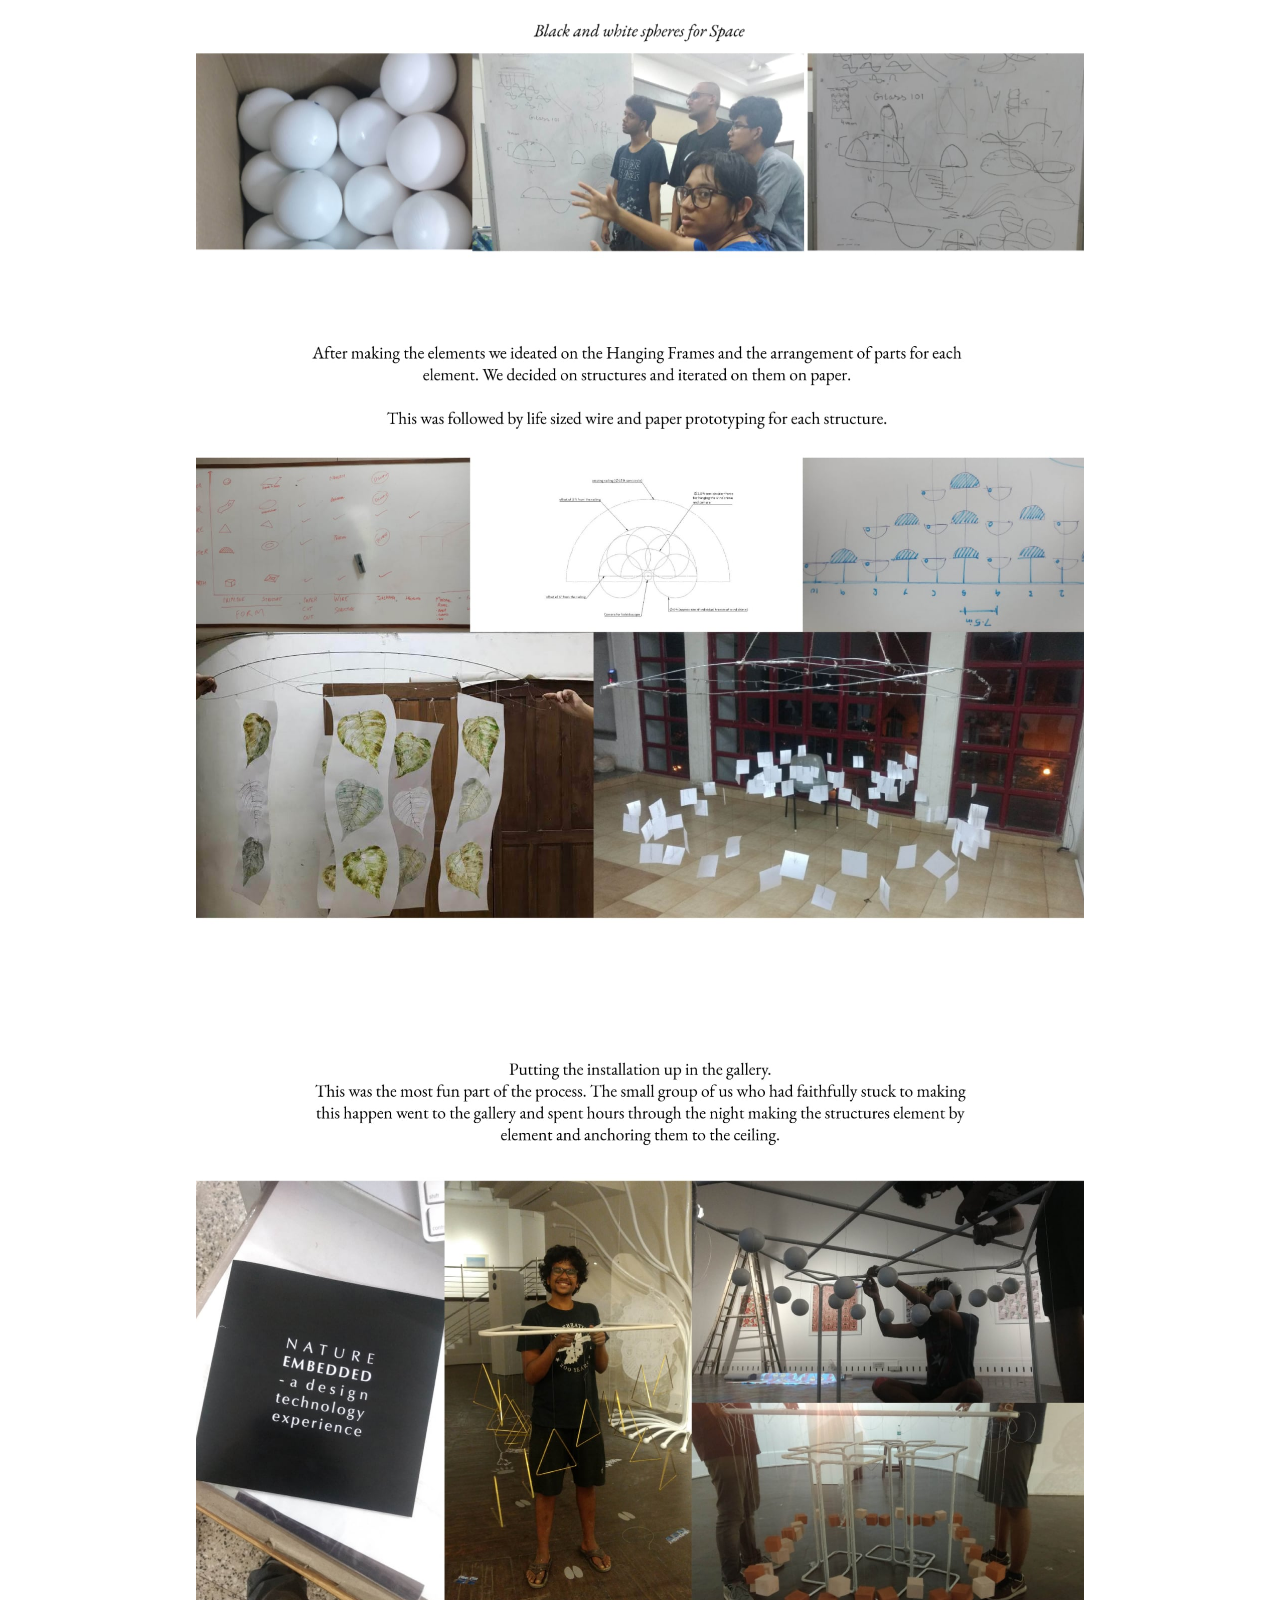
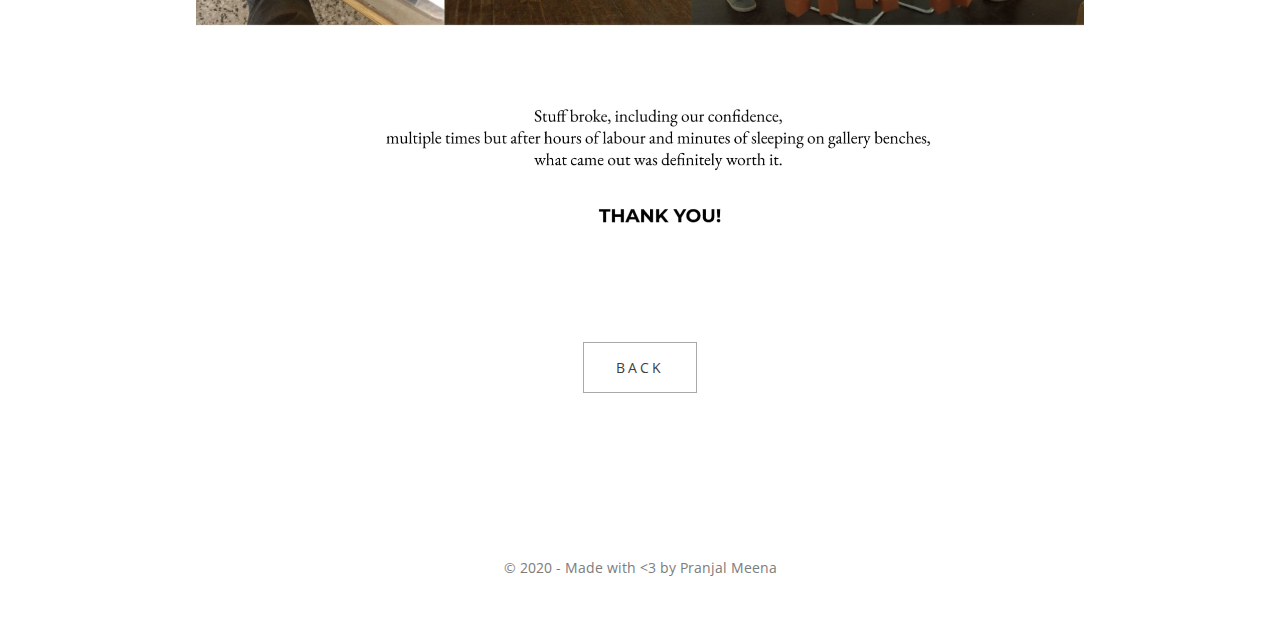
<file: elementsofnature.html>
<!DOCTYPE html>
<html lang="en">
    <HEAD>
<title>Elements of Nature – Pranjal Meena</title>
    <meta charset="utf-8" />
    <meta name="viewport" content="width=device-width", initial-scale=1 />
   <link rel="stylesheet" href="style.css" type="text/css" />
   <link rel="icon" sizes="192x192" href="favicon.png">
<link href="https://fonts.googleapis.com/css2?family=Open+Sans:ital,wght@0,400;0,600;0,700;1,400;1,600&display=swap" rel="stylesheet">
    </HEAD>



<BODY>


    <div class="container">

<section class="navbar container">
    <div class="navtext">
        <div class="contentleft">
            <div class="navcontent1" style="margin-left: 0px;">
                <a href="index.html">PORTFOLIO</a>
            </div>
        </div>
        <div class="contentright">
            <div class="navcontent">
                <a href="index.html">WORK</a>                       
            </div>
            <div class="navcontent">
                <a href="play.html">PLAY</a>                        
            </div>
            <div class="navcontent">
                <a href="aboutme.html">ABOUT ME</a>                     
            </div>
            <div class="navcontent1">
                <a href="https://drive.google.com/file/d/1P6hkMCPqgBTmdw-SXblp4Lk8HCqttFf7/view" target="_blank" rel="noopener" rel="noreferrer">RESUME</a>                         
            </div>

        </div>
    </div>
</section>

<section class="projectpagebody">
    <div class="coverimage" style="background-image: url('elementsofnature/1.jpg');padding-top: 120%; margin-bottom: 0px;"></div>
    <div class="coverimage" style="background-image: url('elementsofnature/2.jpg');padding-top: 343%; margin-bottom: 0px;"></div>
    <div class="coverimage" style="background-image: url('elementsofnature/3.jpg');padding-top: 217%; margin-bottom: 0px;"></div>
</section>

<section class="footer" style="margin-top: 100px;">
    <a href="play.html" class="button">back</a>
    <p class="p5" style="font-size: 14px; color: #7c7c7c; margin: 160px auto 50px;">© 2020 - Made with <3 by Pranjal Meena</p>
</section>


    </div>
</BODY>    


</html>
</file>
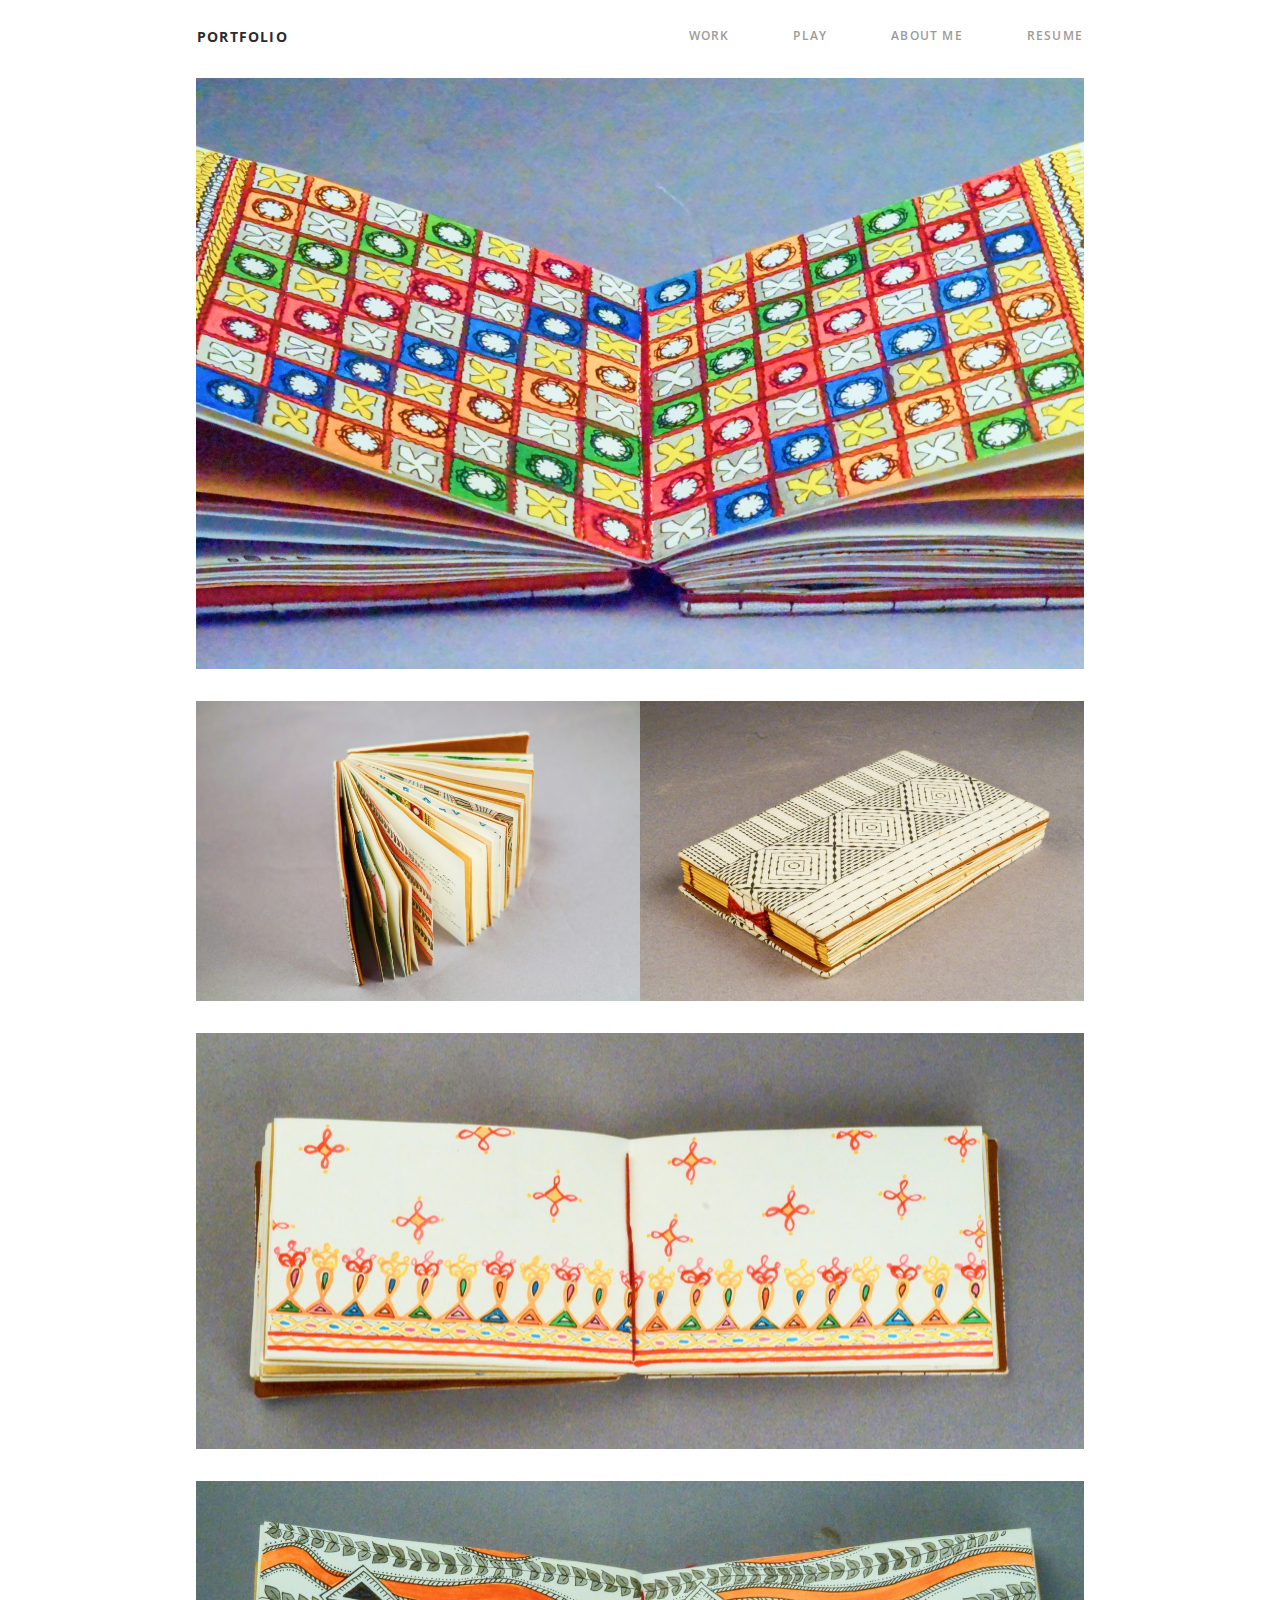
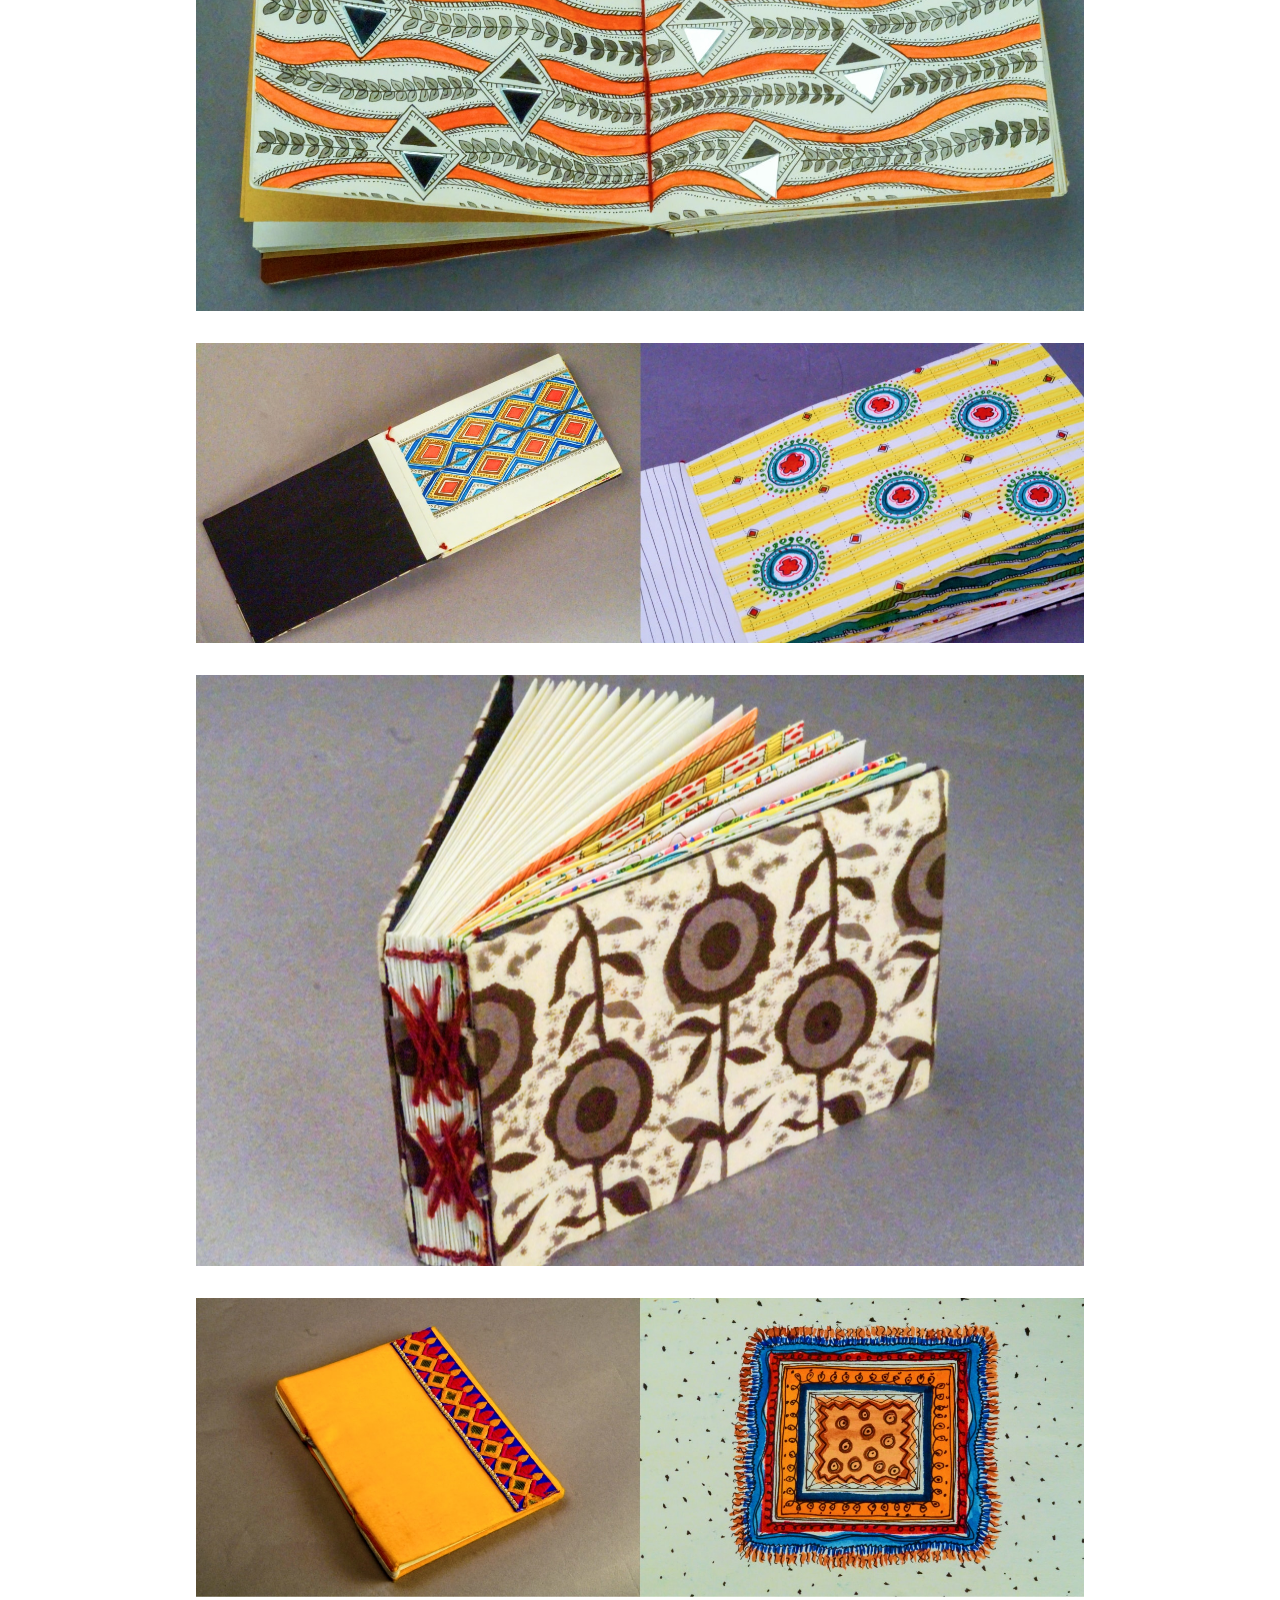
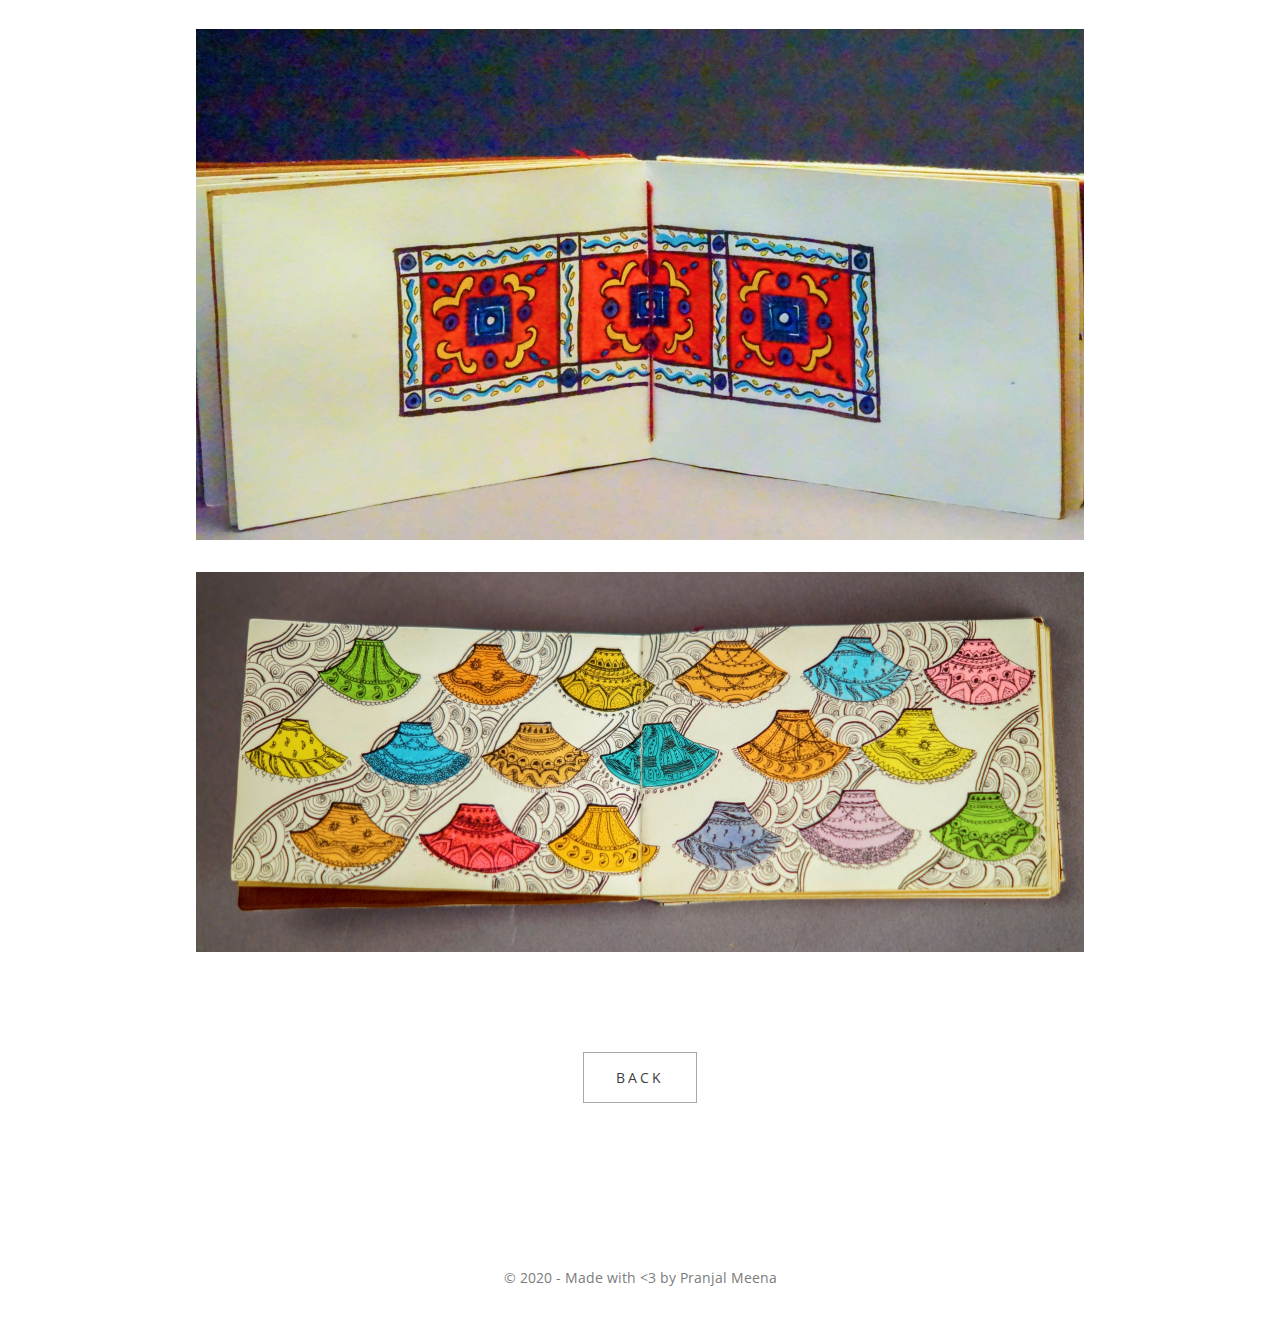
<file: handmadebooks.html>
<!DOCTYPE html>
<html lang="en">
    <HEAD>
<title>Handmade Books – Pranjal Meena</title>
    <meta charset="utf-8" />
    <meta name="viewport" content="width=device-width", initial-scale=1 />
   <link rel="stylesheet" href="style.css" type="text/css" />
   <link rel="icon" sizes="192x192" href="favicon.png">
<link href="https://fonts.googleapis.com/css2?family=Open+Sans:ital,wght@0,400;0,600;0,700;1,400;1,600&display=swap" rel="stylesheet">
    </HEAD>



<BODY>


    <div class="container">

<section class="navbar container">
    <div class="navtext">
        <div class="contentleft">
            <div class="navcontent1" style="margin-left: 0px;">
                <a href="index.html">PORTFOLIO</a>
            </div>
        </div>
        <div class="contentright">
            <div class="navcontent">
                <a href="index.html">WORK</a>                       
            </div>
            <div class="navcontent">
                <a href="play.html">PLAY</a>                        
            </div>
            <div class="navcontent">
                <a href="aboutme.html">ABOUT ME</a>                     
            </div>
            <div class="navcontent1">
                <a href="https://drive.google.com/file/d/1P6hkMCPqgBTmdw-SXblp4Lk8HCqttFf7/view" target="_blank" rel="noopener" rel="noreferrer">RESUME</a>                         
            </div>

        </div>
    </div>
</section>

<section class="projectpagebody">
    <div class="coverimage" style="background-image: url('handmadebooks/1.jpg');padding-top: 81%; margin-bottom: 32px;"></div>
    <div class="coverimage" style="background-image: url('handmadebooks/2.jpg');padding-top: 41%; margin-bottom: 32px;"></div>
    <div class="coverimage" style="background-image: url('handmadebooks/3.jpg');padding-top: 57%; margin-bottom: 32px;"></div>
    <div class="coverimage" style="background-image: url('handmadebooks/4.jpg');padding-top: 59%; margin-bottom: 32px;"></div>
    <div class="coverimage" style="background-image: url('handmadebooks/5.jpg');padding-top: 41%; margin-bottom: 32px;"></div>
    <div class="coverimage" style="background-image: url('handmadebooks/6.jpg');padding-top: 81%; margin-bottom: 32px;"></div>
    <div class="coverimage" style="background-image: url('handmadebooks/7.jpg');padding-top: 41%; margin-bottom: 32px;"></div>
    <div class="coverimage" style="background-image: url('handmadebooks/8.jpg');padding-top: 70%; margin-bottom: 32px;"></div>
    <div class="coverimage" style="background-image: url('handmadebooks/9.jpg');padding-top: 52%; margin-bottom: 0px;"></div>

</section>


<section class="footer" style="margin-top: 100px;">
    <a href="play.html" class="button">back</a>
    <p class="p5" style="font-size: 14px; color: #7c7c7c; margin: 160px auto 50px;">© 2020 - Made with <3 by Pranjal Meena</p>
</section>

    </div>
</BODY>    


</html>
</file>
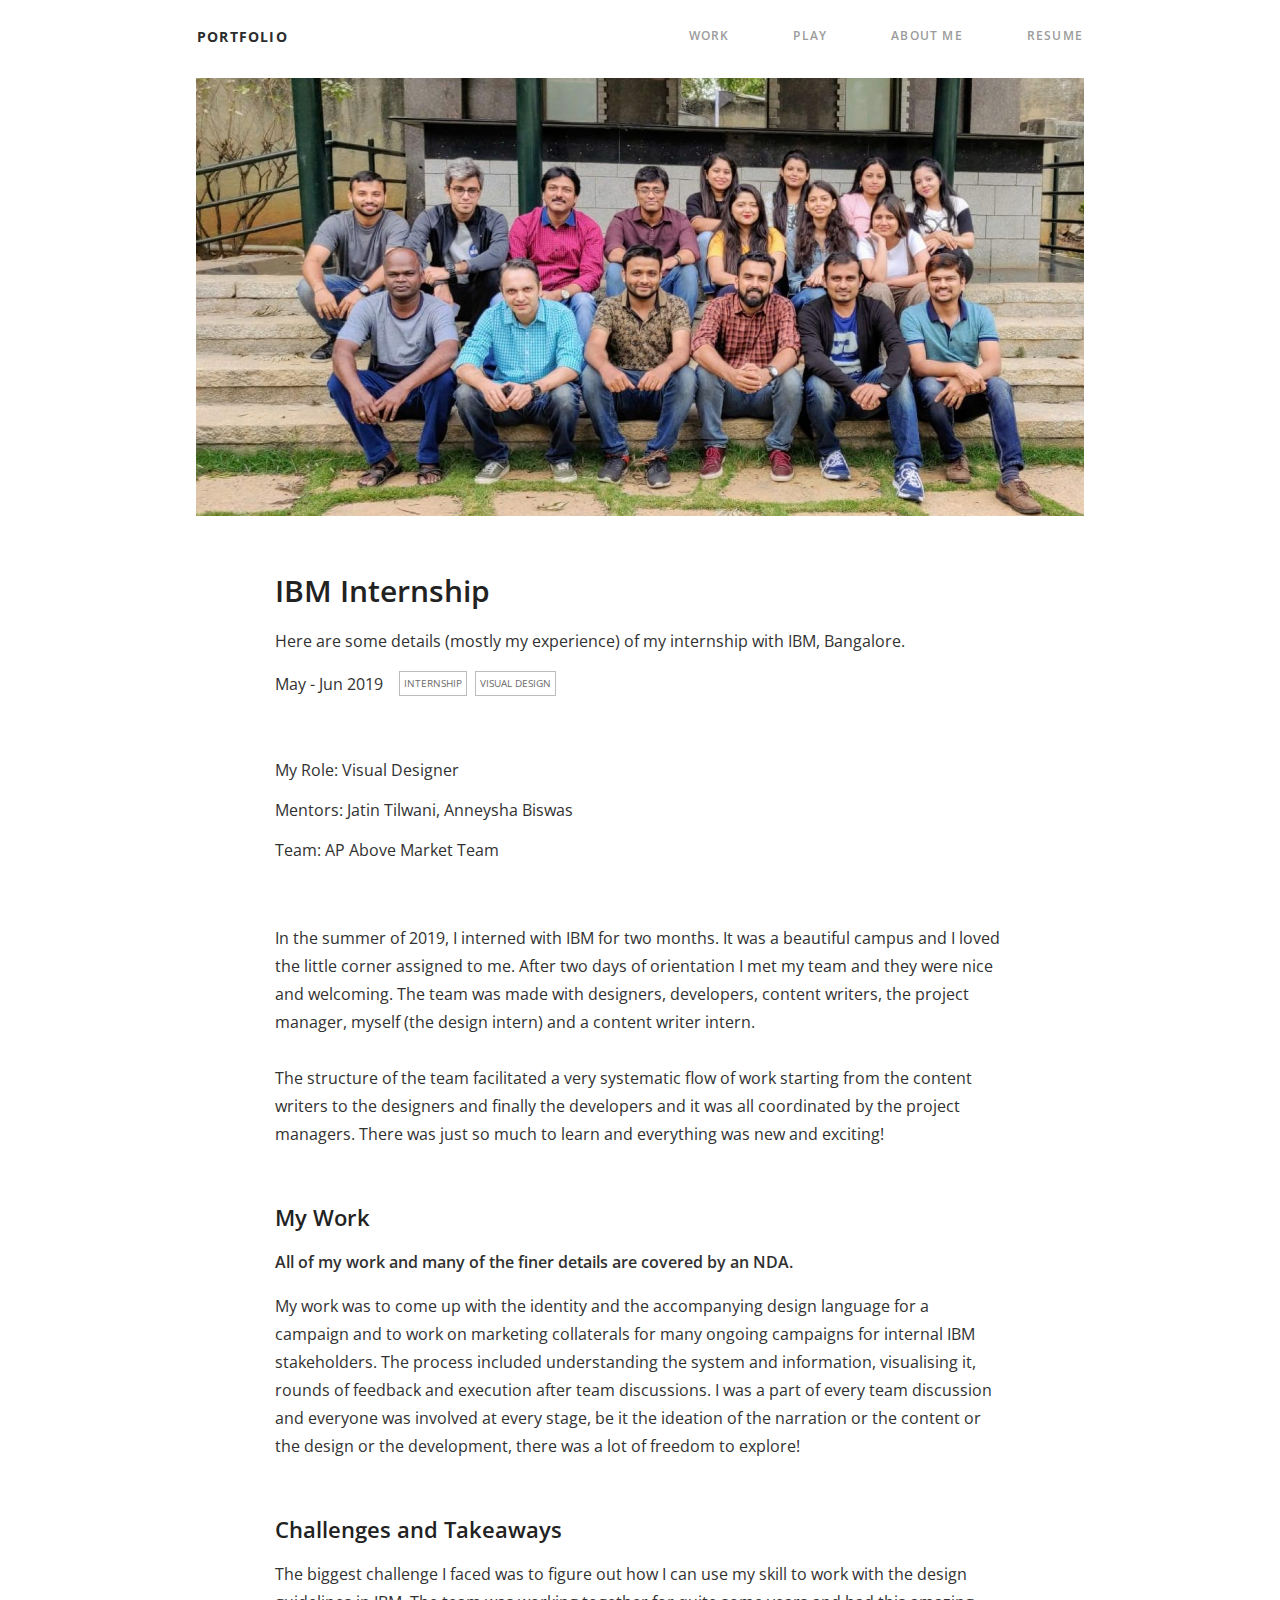
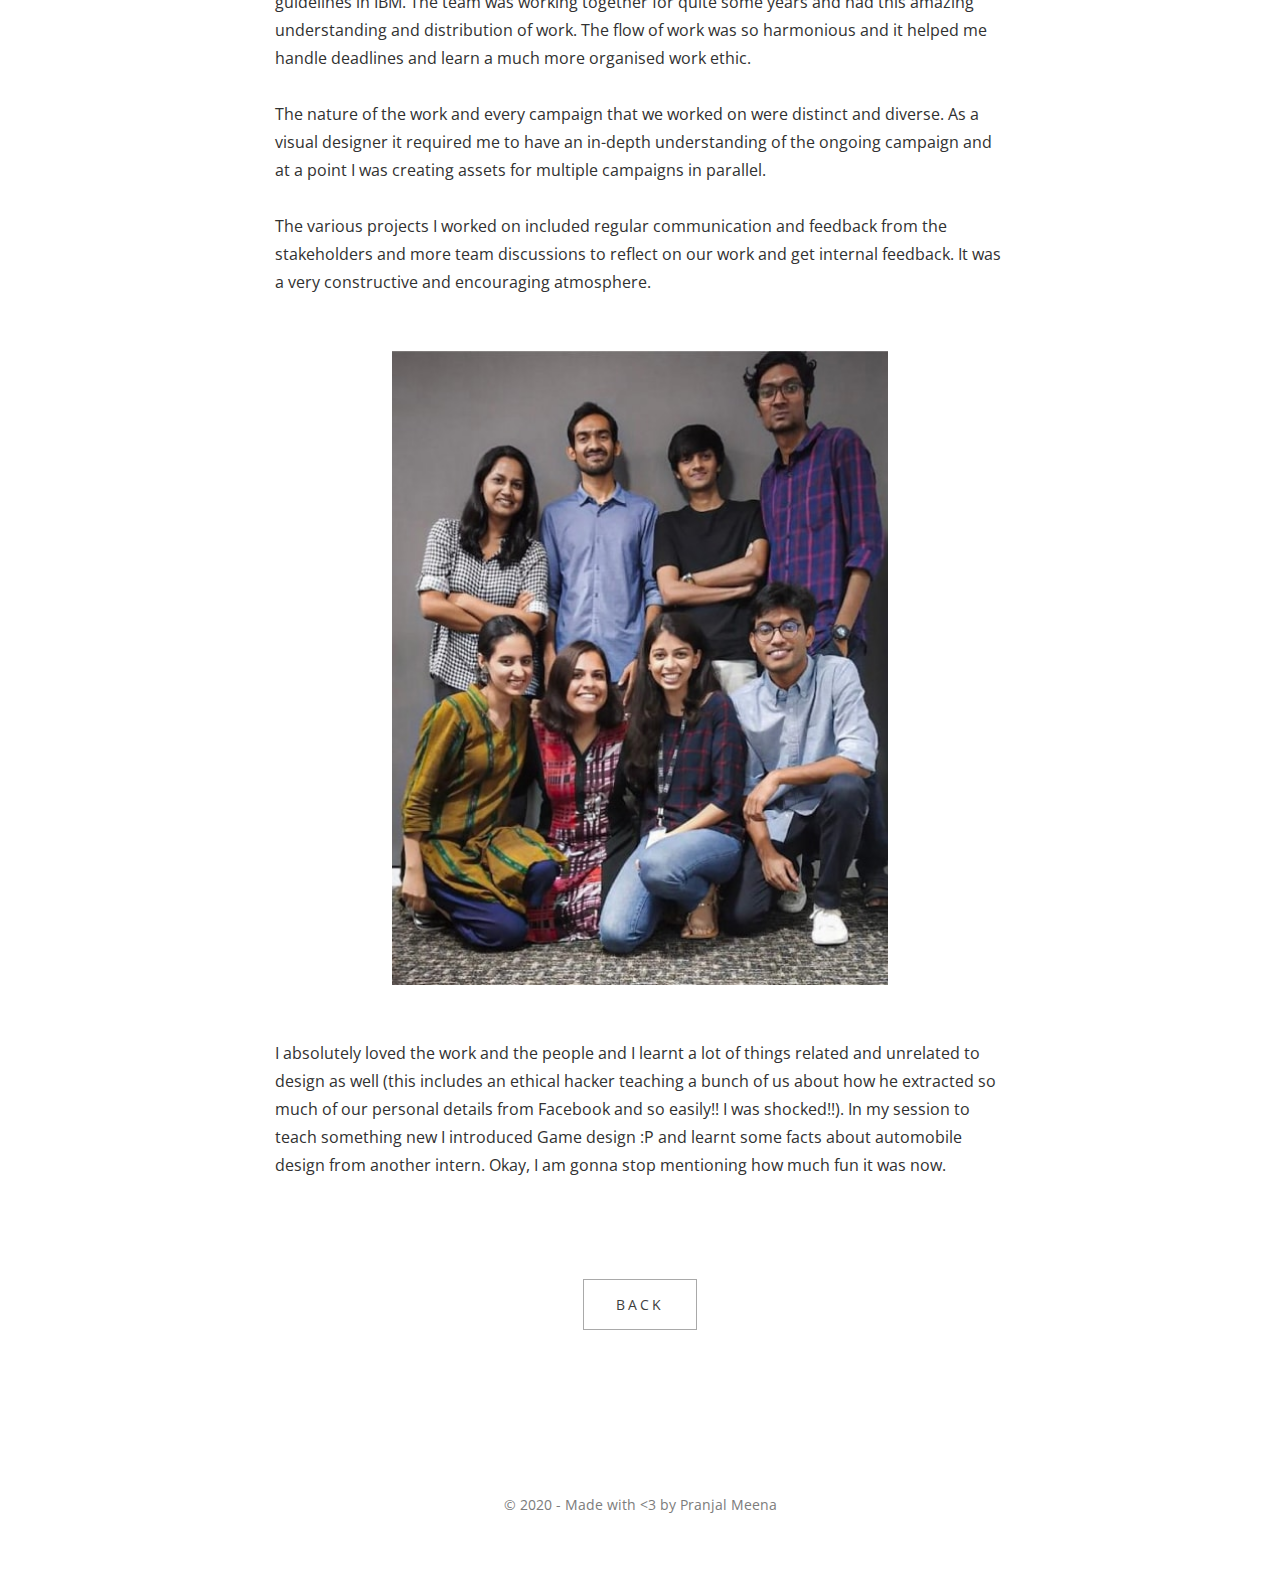
<file: ibm.html>
<!DOCTYPE html>
<html lang="en">
    <HEAD>
<title>IBM-Marketing – Pranjal Meena</title>
    <meta charset="utf-8" />
    <meta name="viewport" content="width=device-width", initial-scale=1 />
   <link rel="stylesheet" href="style.css" type="text/css" />
   <link rel="icon" sizes="192x192" href="favicon.png">
<link href="https://fonts.googleapis.com/css2?family=Open+Sans:ital,wght@0,400;0,600;0,700;1,400;1,600&display=swap" rel="stylesheet">
    </HEAD>



<BODY>


    <div class="container">

<section class="navbar container">
    <div class="navtext">
    	<div class="contentleft">
    		<div class="navcontent1" style="margin-left: 0px;">
    			<a href="index.html">PORTFOLIO</a>
    		</div>
    	</div>
    	<div class="contentright">
    		<div class="navcontent">
    			<a href="index.html">WORK</a> 						
    		</div>
    		<div class="navcontent">
    			<a href="play.html">PLAY</a> 						
    		</div>
    		<div class="navcontent">
    			<a href="aboutme.html">ABOUT ME</a> 					
    		</div>
    		<div class="navcontent1">
    			<a href="https://drive.google.com/file/d/1P6hkMCPqgBTmdw-SXblp4Lk8HCqttFf7/view" target="_blank" rel="noopener" rel="noreferrer">RESUME</a>      					
    		</div>

    	</div>
	</div>
</section>

<section class="projectpagebody">
    <div class="coverimage" style="background-image: url('ibm/ibm_cover.jpg');"></div>
    <h1>IBM Internship</h1>
    <p style="margin-bottom: 16px;">Here are some details (mostly my experience) of my internship with IBM, Bangalore.</p>
    <div class="projectpagetags" style="margin-bottom: 54px;">
        <p class="p5" style="font-size:16px; margin-right: 8px; color: #313131;">May - Jun 2019</p>
        <p class="tagbox">internship</p>
        <p class="tagbox">visual design</p>
    </div>

    <p style="line-height: 40px; margin-bottom: 54px;">My Role: Visual Designer<br>
    Mentors: Jatin Tilwani, Anneysha Biswas<br>
    Team: AP Above Market Team
    </p>

    <p style="margin-bottom: 54px;">In the summer of 2019, I interned with IBM for two months. It was a beautiful campus and I loved the little corner assigned to me. After two days of orientation I met my team and they were nice and welcoming. The team was made with designers, developers, content writers, the project manager, myself (the design intern) and a content writer intern.<br><br>The structure of the team facilitated a very systematic flow of work starting from the content writers to the designers and finally the developers and it was all coordinated by the project managers. There was just so much to learn and everything was new and exciting!</p>

    <h2>My Work</h2>
    <p style="margin-bottom: 16px;"><b style="font-weight: 600;">All of my work and many of the finer details are covered by an NDA.</b></p>
    <p style="margin-bottom: 54px;">My work was to come up with the identity and the accompanying design language for a campaign and to work on marketing collaterals for many ongoing campaigns for internal IBM stakeholders. The process included understanding the system and information, visualising it, rounds of feedback and execution after team discussions. I was a part of every team discussion and everyone was involved at every stage, be it the ideation of the narration or the content or the design or the development, there was a lot of freedom to explore!</p>

    <h2>Challenges and Takeaways</h2>
    <p style="margin-bottom: 54px;">The biggest challenge I faced was to figure out how I can use my skill to work with the design guidelines in IBM. The team was working together for quite some years and had this amazing understanding and distribution of work. The flow of work was so harmonious and it helped me handle deadlines and learn a much more organised work ethic. <br><br>The nature of the work and every campaign that we worked on were distinct and diverse. As a visual designer it required me to have an in-depth understanding of the ongoing campaign and at a point I was creating assets for multiple campaigns in parallel. <br><br>The various projects I worked on included regular communication and feedback from the stakeholders and more team discussions to reflect on our work and get internal feedback. It was a very constructive and encouraging atmosphere.</p>

    <div class="projectimage" style="background-image: url('ibm/1.jpg');
    margin: 0px auto 54px;"></div>

    <p>I absolutely loved the work and the people and I learnt a lot of things related and unrelated to design as well (this includes an ethical hacker teaching a bunch of us about how he extracted so much of our personal details from Facebook and so easily!! I was shocked!!). In my session to teach something new I introduced Game design :P and learnt some facts about automobile design from another intern. Okay, I am gonna stop mentioning how much fun it was now.</p>

</section>

<section class="footer" style="margin-top: 68px;">
    <a href="index.html" class="button">back</a>
    <p class="p5" style="font-size: 14px; color: #7c7c7c; margin: 160px auto 50px;">© 2020 - Made with <3 by Pranjal Meena</p>
</section>


    </div>
</BODY>    


</html>
</file>
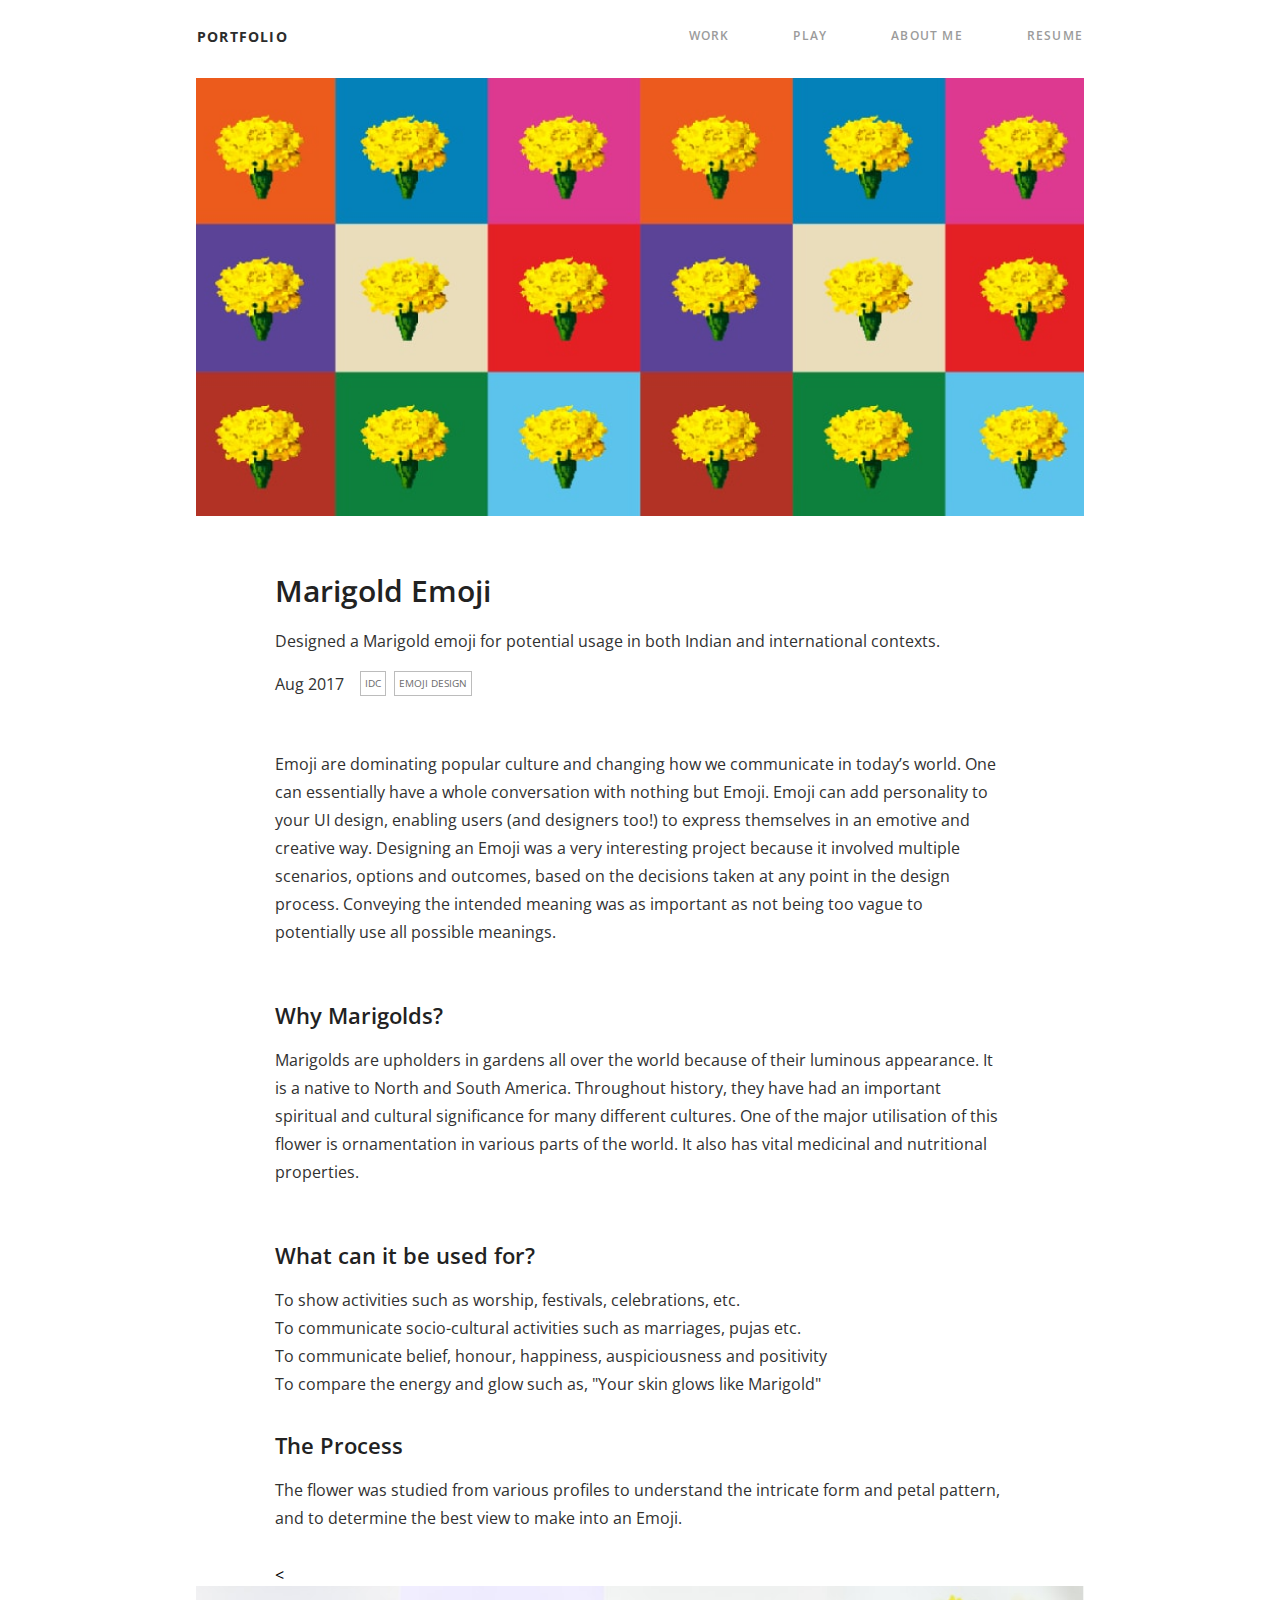
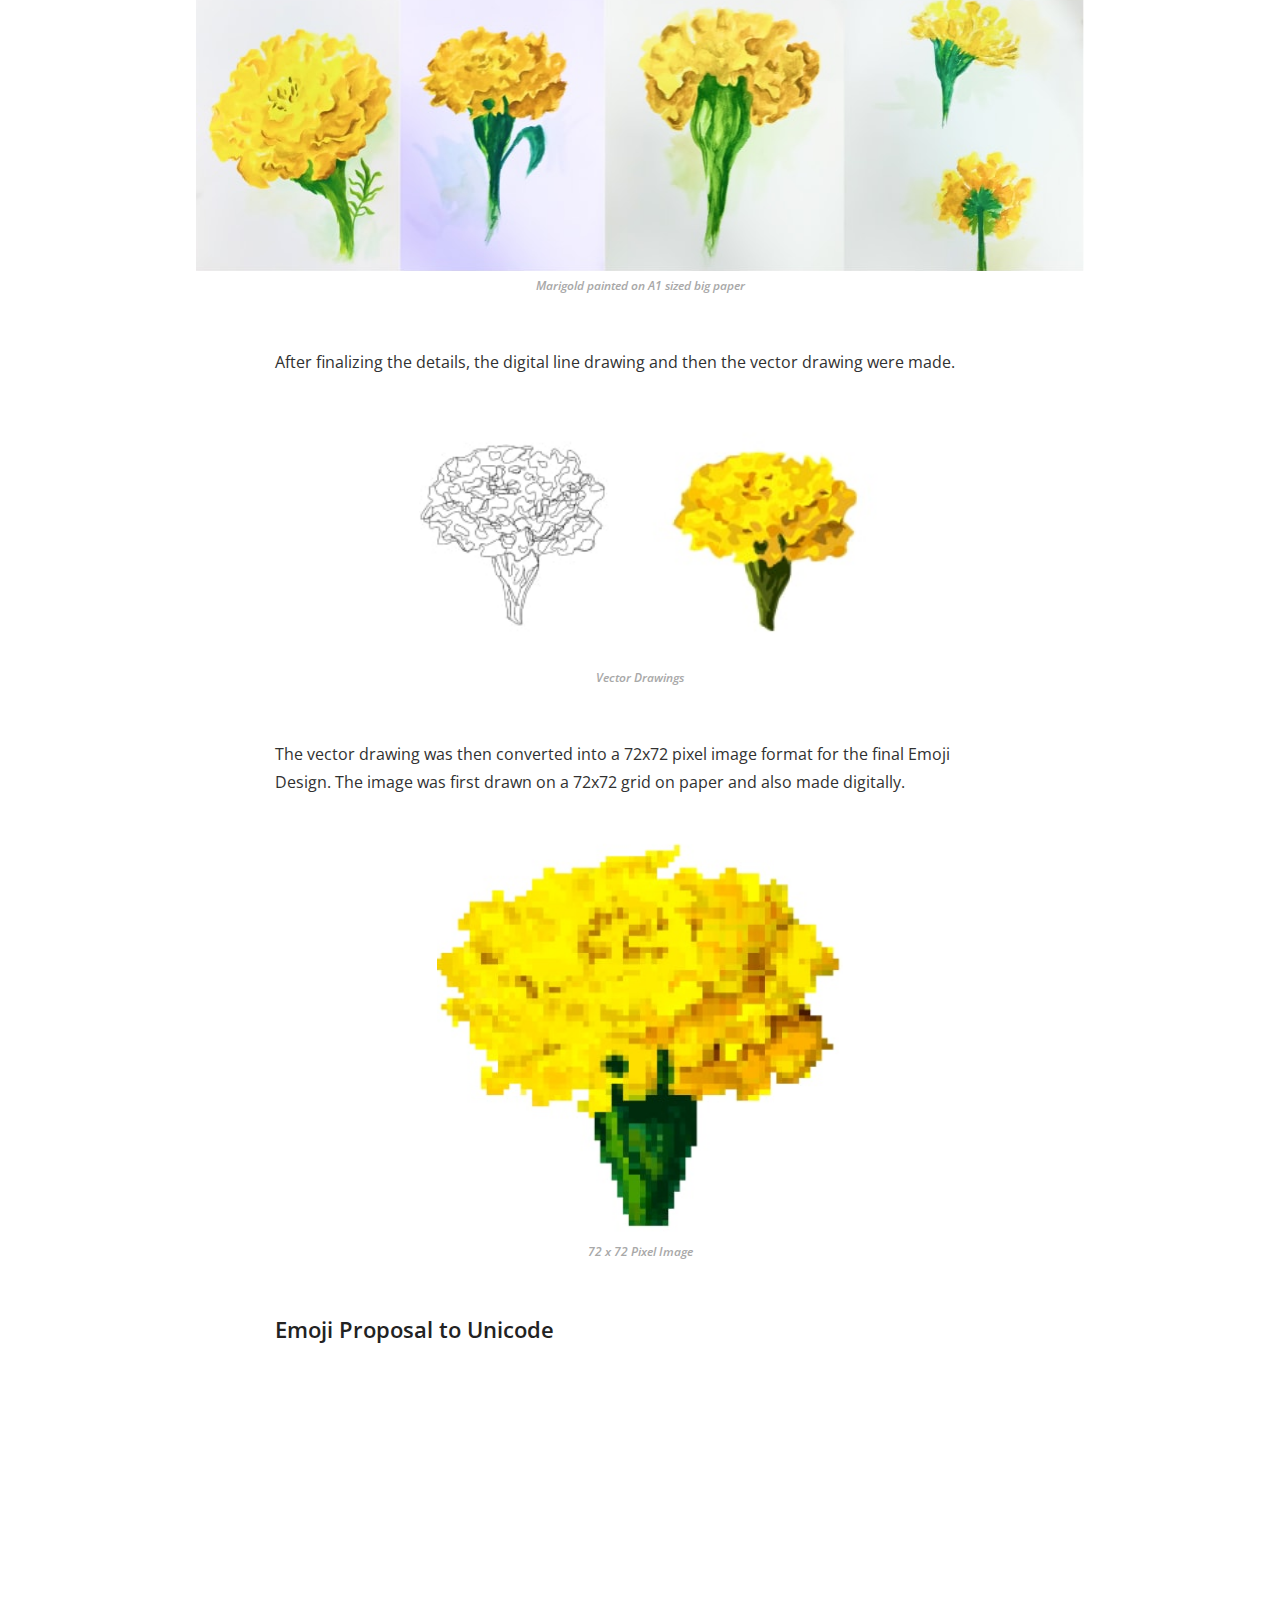
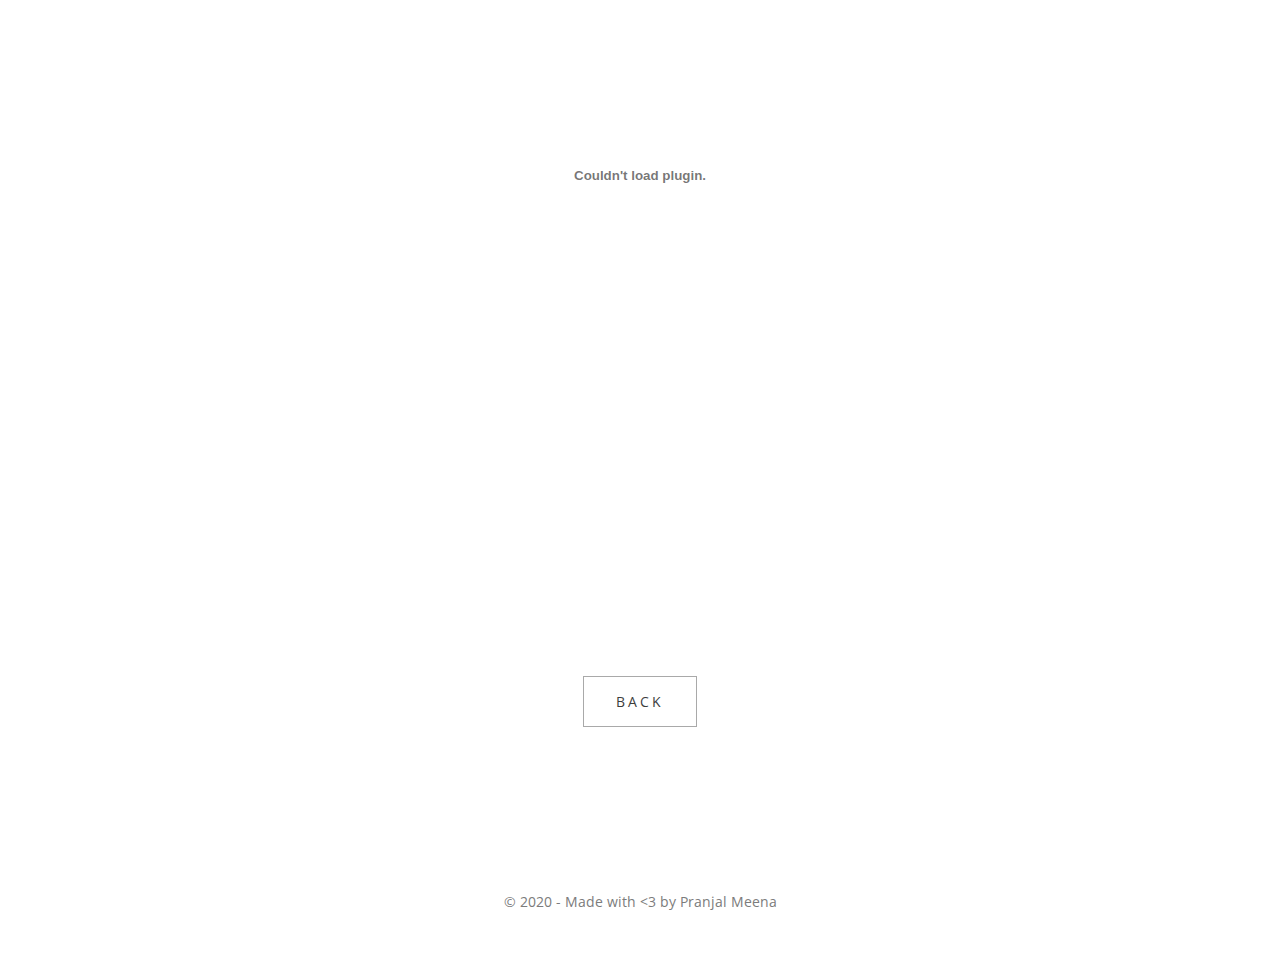
<file: marigold.html>
<!DOCTYPE html>
<html lang="en">
    <HEAD>
<title>Marigold Emoji – Pranjal Meena</title>
    <meta charset="utf-8" />
    <meta name="viewport" content="width=device-width", initial-scale=1 />
   <link rel="stylesheet" href="style.css" type="text/css" />
   <link rel="icon" sizes="192x192" href="favicon.png">
<link href="https://fonts.googleapis.com/css2?family=Open+Sans:ital,wght@0,400;0,600;0,700;1,400;1,600&display=swap" rel="stylesheet">
    </HEAD>



<BODY>


    <div class="container">

<section class="navbar container">
    <div class="navtext">
        <div class="contentleft">
            <div class="navcontent1" style="margin-left: 0px;">
                <a href="index.html">PORTFOLIO</a>
            </div>
        </div>
        <div class="contentright">
            <div class="navcontent">
                <a href="index.html">WORK</a>                       
            </div>
            <div class="navcontent">
                <a href="play.html">PLAY</a>                        
            </div>
            <div class="navcontent">
                <a href="aboutme.html">ABOUT ME</a>                     
            </div>
            <div class="navcontent1">
                <a href="https://drive.google.com/file/d/1P6hkMCPqgBTmdw-SXblp4Lk8HCqttFf7/view" target="_blank" rel="noopener" rel="noreferrer">RESUME</a>                         
            </div>

        </div>
    </div>
</section>

<section class="projectpagebody">
    <div class="coverimage" style="background-image: url('marigold/marigold_cover.jpg')";></div>
    <h1>Marigold Emoji</h1>
    <p style="margin-bottom: 16px;">Designed a Marigold emoji for potential usage in both Indian and international contexts.</p>
    <div class="projectpagetags" style="margin-bottom: 54px;">
        <p class="p5" style="font-size:16px; margin-right: 8px; color: #313131;">Aug 2017</p>
        <p class="tagbox">idc</p>
        <p class="tagbox">emoji design</p>
    </div>

    <p style="margin-bottom: 54px;">Emoji are dominating popular culture and changing how we communicate in today’s world. One can essentially have a whole conversation with nothing but Emoji. Emoji can add personality to your UI design, enabling users (and designers too!) to express themselves in an emotive and creative way. Designing an Emoji was a very interesting project because it involved multiple scenarios, options and outcomes, based on the decisions taken at any point in the design process. Conveying the intended meaning was as important as not being too vague to potentially use all possible meanings.</p>

    <h2>Why Marigolds?</h2>
    <p style="margin-bottom: 54px;">Marigolds are upholders in gardens all over the world because of their luminous appearance. It is a native to North and South America. Throughout history, they have had an important spiritual and cultural significance for many different cultures. One of the major utilisation of this flower is ornamentation in various parts of the world. It also has vital medicinal and nutritional properties. </p>

    <h2>What can it be used for?</h2>
    <p>To show activities such as worship, festivals, celebrations, etc.<br>
    To communicate socio-cultural activities such as marriages, pujas etc.<br>
    To communicate belief, honour, happiness, auspiciousness and positivity<br>
    To compare the energy and glow such as, "Your skin glows like Marigold"</p>

    <h2>The Process</h2>
    <p>The flower was studied from various profiles to understand the intricate form and petal pattern, and to determine the best view to make into an Emoji.</p>
    <
    <div class="coverimage" style="background-image: url('marigold/1.jpg'); padding-top: 39%; margin-bottom: 0px;"></div>
    <div class="imagesubtitle" style="margin-bottom: 54px;">Marigold painted on A1 sized big paper</div>

    <p style="margin-bottom: 16px;">After finalizing the details, the digital line drawing and then the vector drawing were made.</p>

    <div class="projectimage" style="background-image: url('marigold/2.jpg'); padding-top: 35%; margin: 16px auto 0px;"></div>
    <div class="imagesubtitle" style="margin-bottom: 54px;">Vector Drawings</div>
    
    <p style="margin-bottom: 16px;">The vector drawing was then converted into a 72x72 pixel image format for the final Emoji Design. The image was first drawn on a 72x72 grid on paper and also made digitally.</p>

    <div class="projectimage2" style="background-image: url('marigold/3.jpg'); /*padding-top: 70%;*/ margin: 16px auto 0px;"></div>
    <div class="imagesubtitle" style="margin-bottom: 54px;">72 x 72 Pixel Image</div>

    <h2>Emoji Proposal to Unicode</h2>
    
    <div class="pdf">
        <embed src="marigold/proposal.pdf" type="application/pdf" width="100%" height="100%">
    </div>
    <div class="link"><a href="https://drive.google.com/file/d/1Xf_F6GnT_ID_6rGRlWacx9dl_ti8toay/view?usp=sharing" target="_blank" rel="noopener" rel="noreferrer">Find the full PDF here!</a></div>
</section>

<section class="footer" style="margin-top: 84px;">
    <a href="play.html" class="button">back</a>
    <p class="p5" style="font-size: 14px; color: #7c7c7c; margin: 160px auto 50px;">© 2020 - Made with <3 by Pranjal Meena</p>
</section>

    </div>
</BODY>    


</html>
</file>
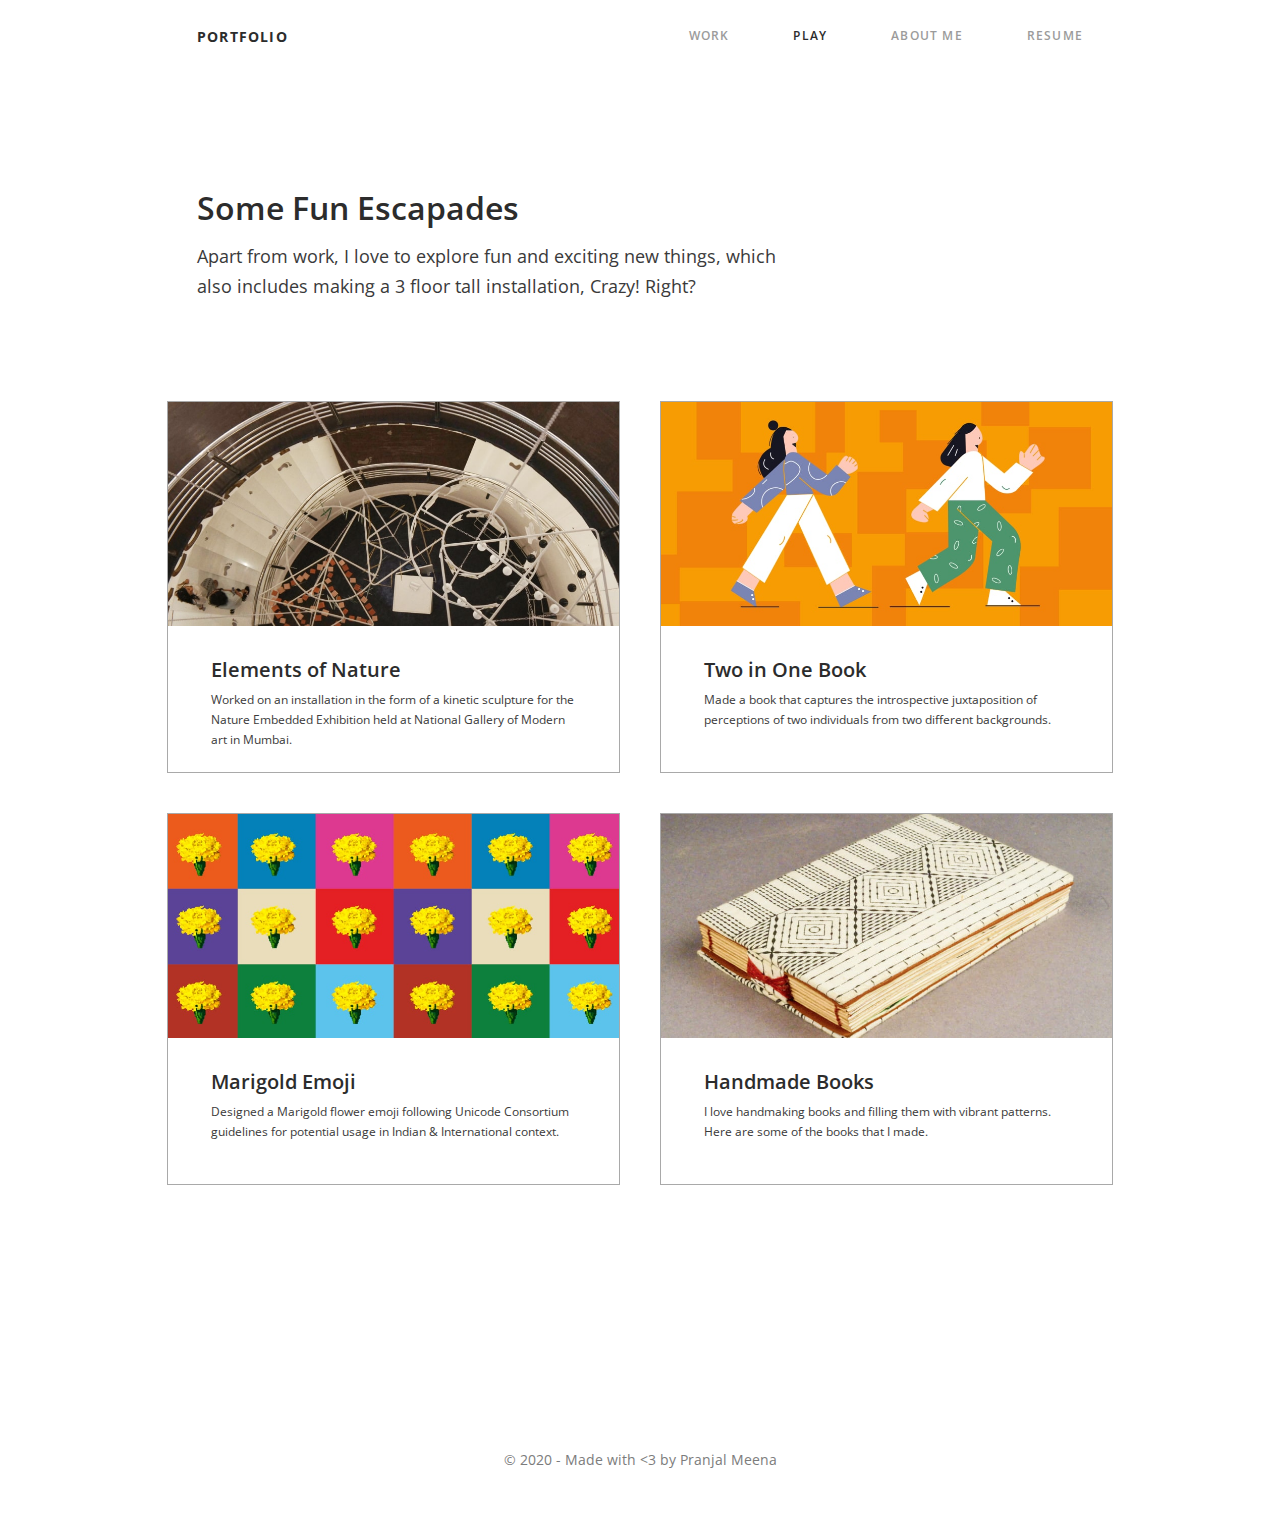
<file: play.html>
<!DOCTYPE html>
<html lang="en">
    <HEAD>
<title>Play – Pranjal Meena</title>
    <meta charset="utf-8" />
    <meta name="description" content="Apart from work, I love to explore fun and exciting new things, which also includes making a 3 floor tall installation, Crazy! Right?">
    <meta name="viewport" content="width=device-width", initial-scale=1 />
   <link rel="stylesheet" href="style.css" type="text/css" />
   <link rel="icon" sizes="192x192" href="favicon.png">
<link href="https://fonts.googleapis.com/css2?family=Open+Sans:ital,wght@0,400;0,600;0,700;1,400;1,600&display=swap" rel="stylesheet">
    </HEAD>



<BODY>


    <div class="container">

<section class="navbar container">
    <div class="navtext">
    	<div class="contentleft">
    		<div class="navcontent1" style="margin-left: 0px;">
    			<a href="index.html">PORTFOLIO</a>
    		</div>
    	</div>
    	<div class="contentright">
    		<div class="navcontent">
    			<a href="index.html">WORK</a> 						
    		</div>
    		<div class="navcontent">
    			<a href="play.html" style="color:#2c2c2c;">PLAY</a> 						
    		</div>
    		<div class="navcontent">
    			<a href="aboutme.html">ABOUT ME</a> 					
    		</div>
    		<div class="navcontent1">
    			<a href="https://drive.google.com/file/d/1P6hkMCPqgBTmdw-SXblp4Lk8HCqttFf7/view" target="_blank" rel="noopener" rel="noreferrer">RESUME</a>      					
    		</div>

    	</div>
	</div>
</section>

<section class="contentbody" style= "margin-top: 140px;">
	<div class="contenttext">
		<p class="p2" style= "font-size: 32px;">Some Fun Escapades</p>
		<p class="p5" style= "margin-top: 12px;width: min(600px, 100%);">Apart from work, I love to explore fun and exciting new things, which also includes making a 3 floor tall installation, Crazy! Right?</p>
	</div>
	<div class="projects">

		<a href="elementsofnature.html" class="projectcardfun">
			<div class="projectcardimage" style="background-image: url('elementsofnature/elementsofnature.jpg')"></div>	
			<div class="cardtext">
				<p class="p2" style="font-size:20px;">Elements of Nature</p>
				<p class="p5" style="font-size:12px; line-height: 20px; margin-top: 7px;">Worked on an installation in the form of a kinetic sculpture for the Nature Embedded Exhibition held at National Gallery of Modern art in Mumbai.</p>
			</div>			
		</a>

		<a href="twoinone.html" class="projectcardfun">
			<div class="projectcardimage" style="background-image: url('twoinone/twoinone.jpg')"></div>	
			<div class="cardtext">
				<p class="p2" style="font-size:20px;">Two in One Book </p>
				<p class="p5" style="font-size:12px; line-height: 20px; margin-top: 7px;">Made a book that captures the introspective juxtaposition of perceptions of two individuals from two different backgrounds.</p>
			</div>			
		</a>

		<a href="marigold.html" class="projectcardfun">
			<div class="projectcardimage" style="background-image: url('marigold/marigold.jpg')"></div>	
			<div class="cardtext">
				<p class="p2" style="font-size:20px;">Marigold Emoji</p>
				<p class="p5" style="font-size:12px; line-height: 20px; margin-top: 7px;">Designed a Marigold flower emoji following Unicode Consortium guidelines for potential usage in Indian & International context.</p>
			</div>			
		</a>

		<a href="handmadebooks.html" class="projectcardfun">
			<div class="projectcardimage" style="background-image: url('handmadebooks/handmadebooks.jpg')"></div>	
			<div class="cardtext">
				<p class="p2" style="font-size:20px;">Handmade Books</p>
				<p class="p5" style="font-size:12px; line-height: 20px; margin-top: 7px;">I love handmaking books and filling them with vibrant patterns. Here are some of the books that I made.</p>
			</div>			
		</a>

	</div>
</section>

<section class="footer">
	<p class="p5" style="font-size: 14px; color: #7c7c7c; margin: 160px auto 50px;">© 2020 - Made with <3 by Pranjal Meena</p>
</section>


	</div>
</BODY>


</html>
</file>
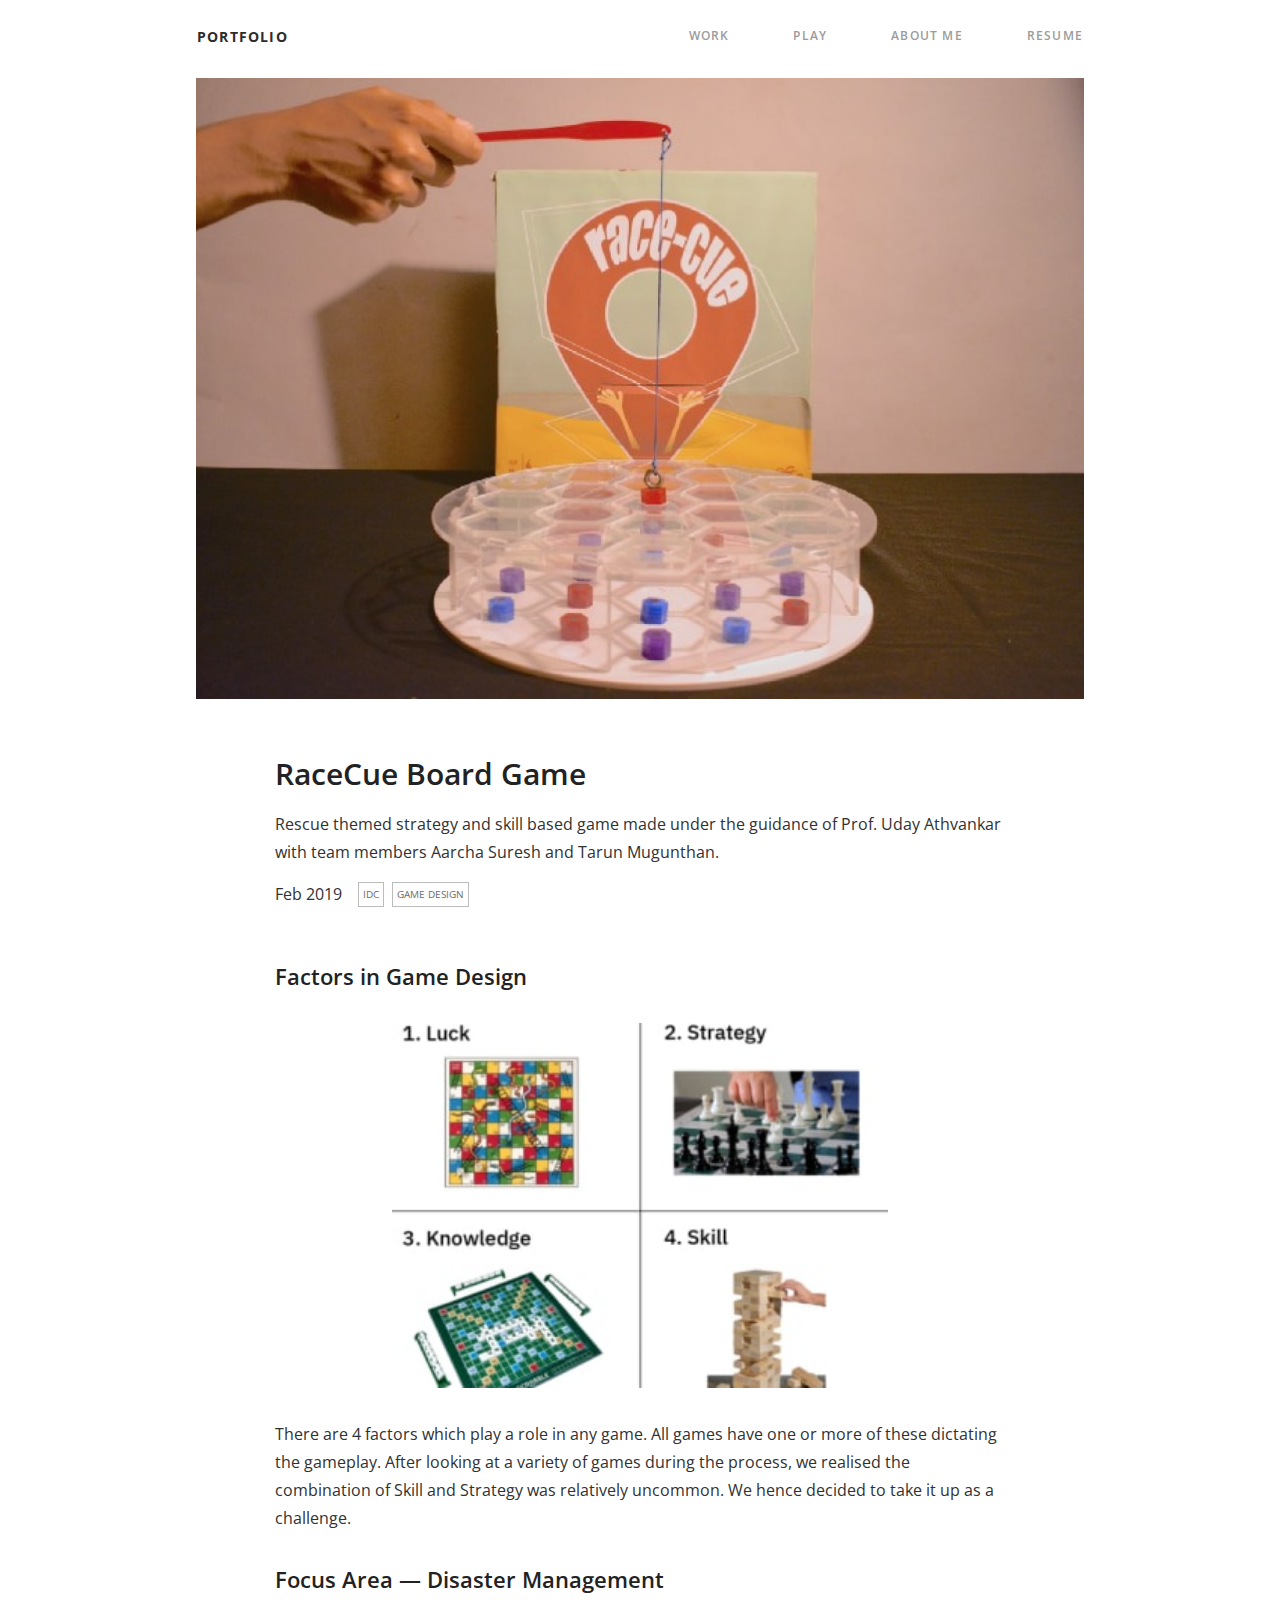
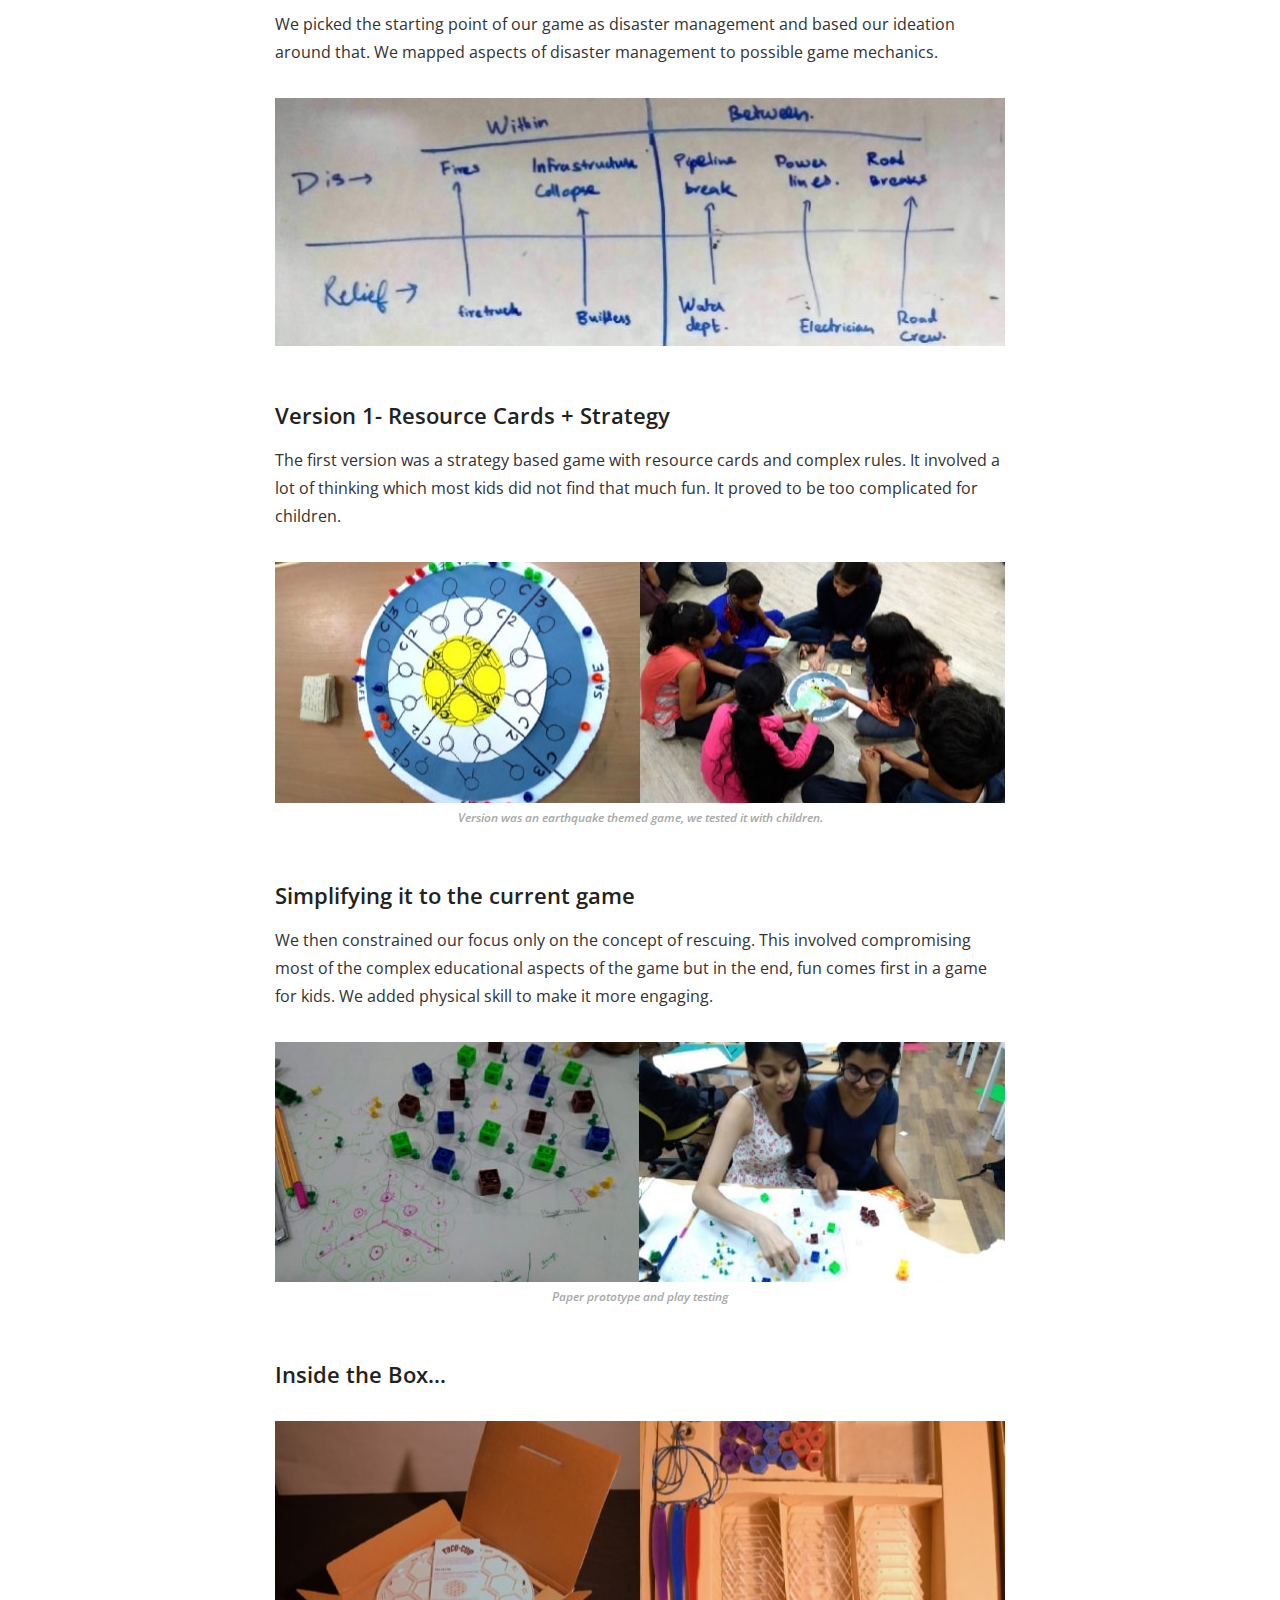
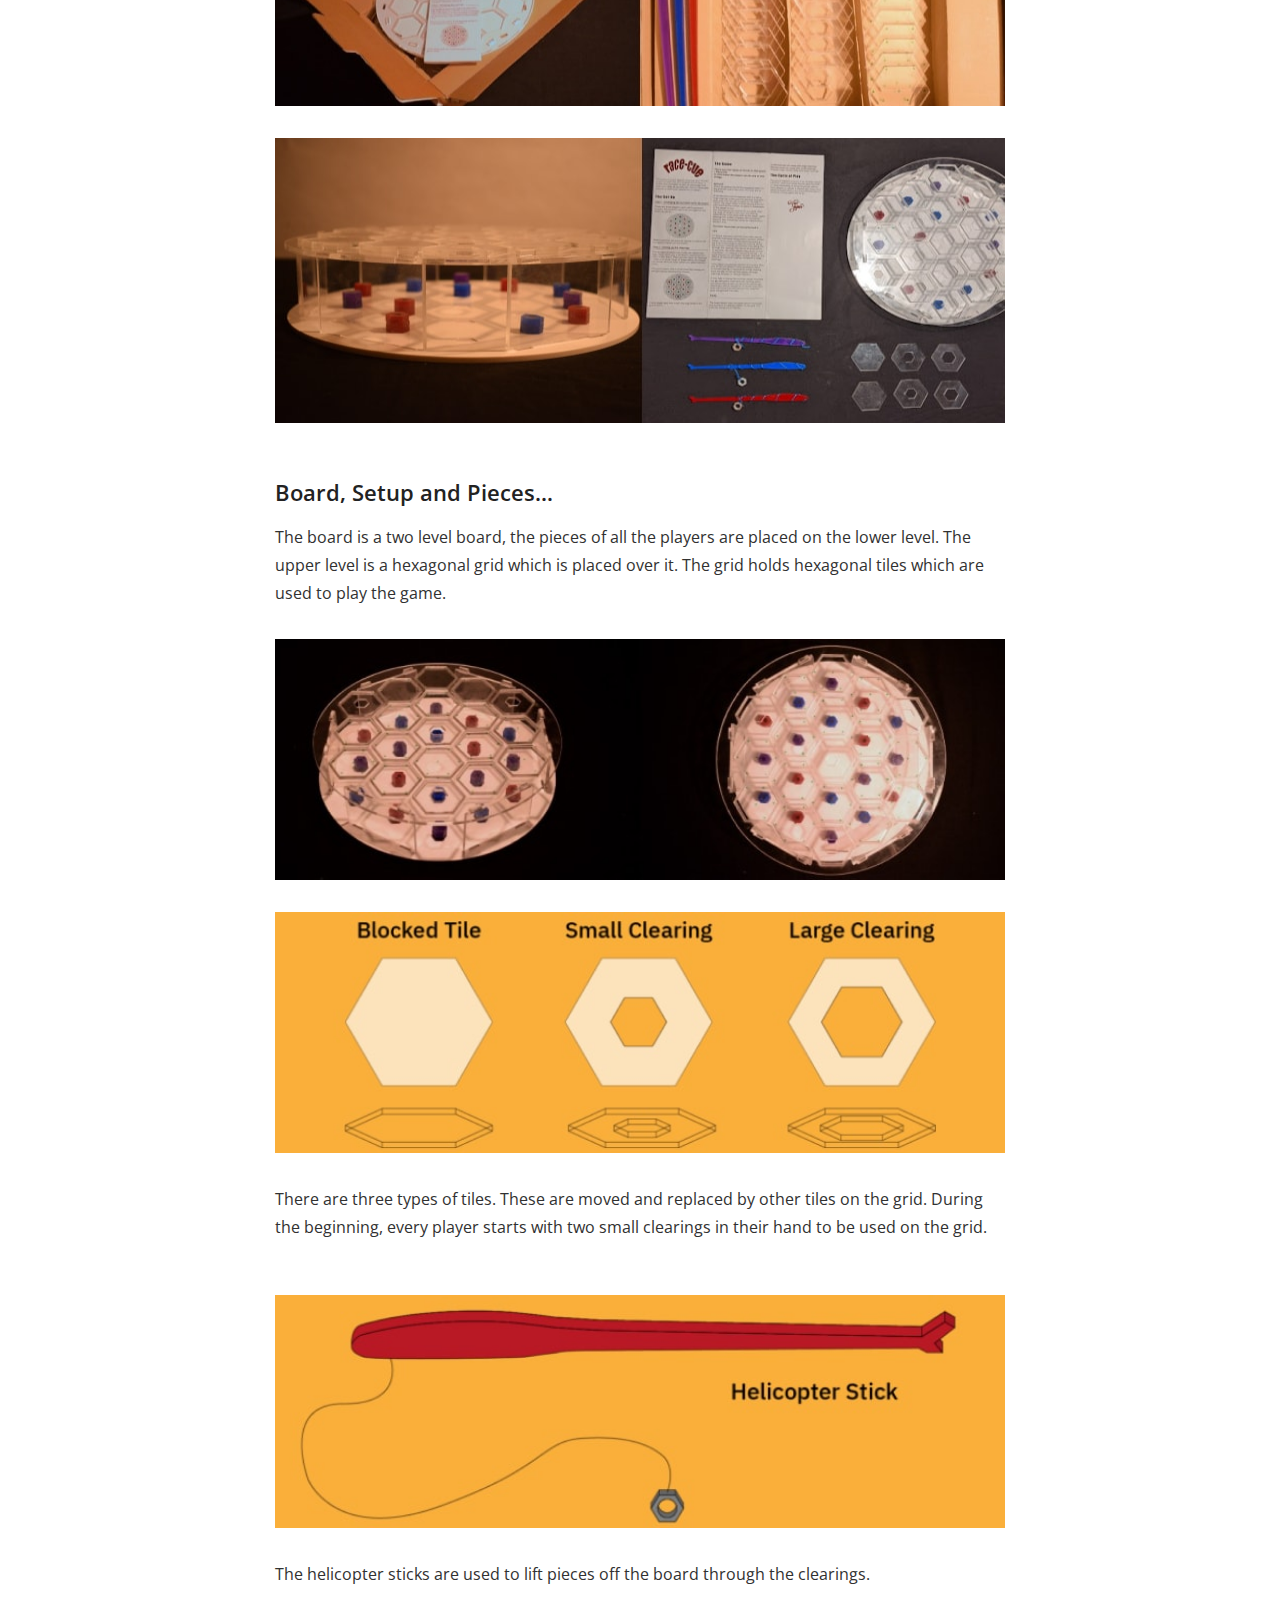
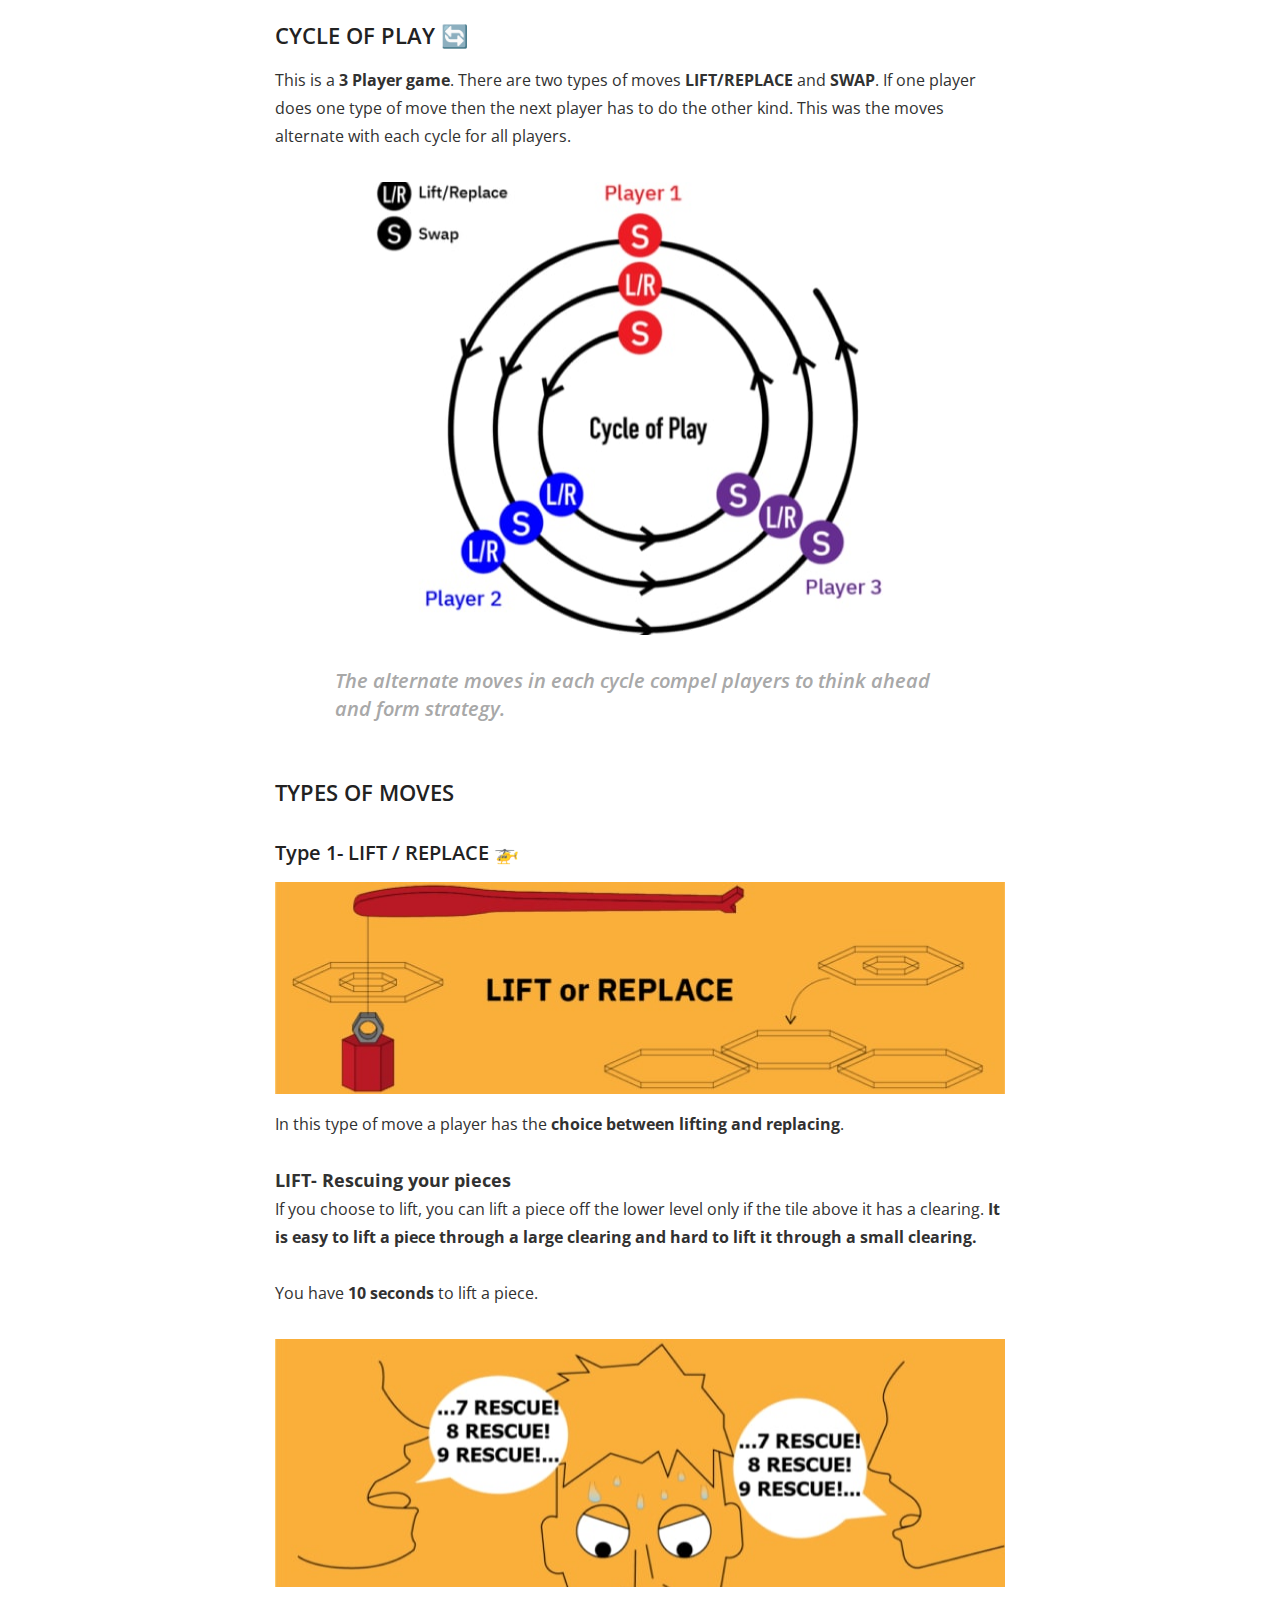
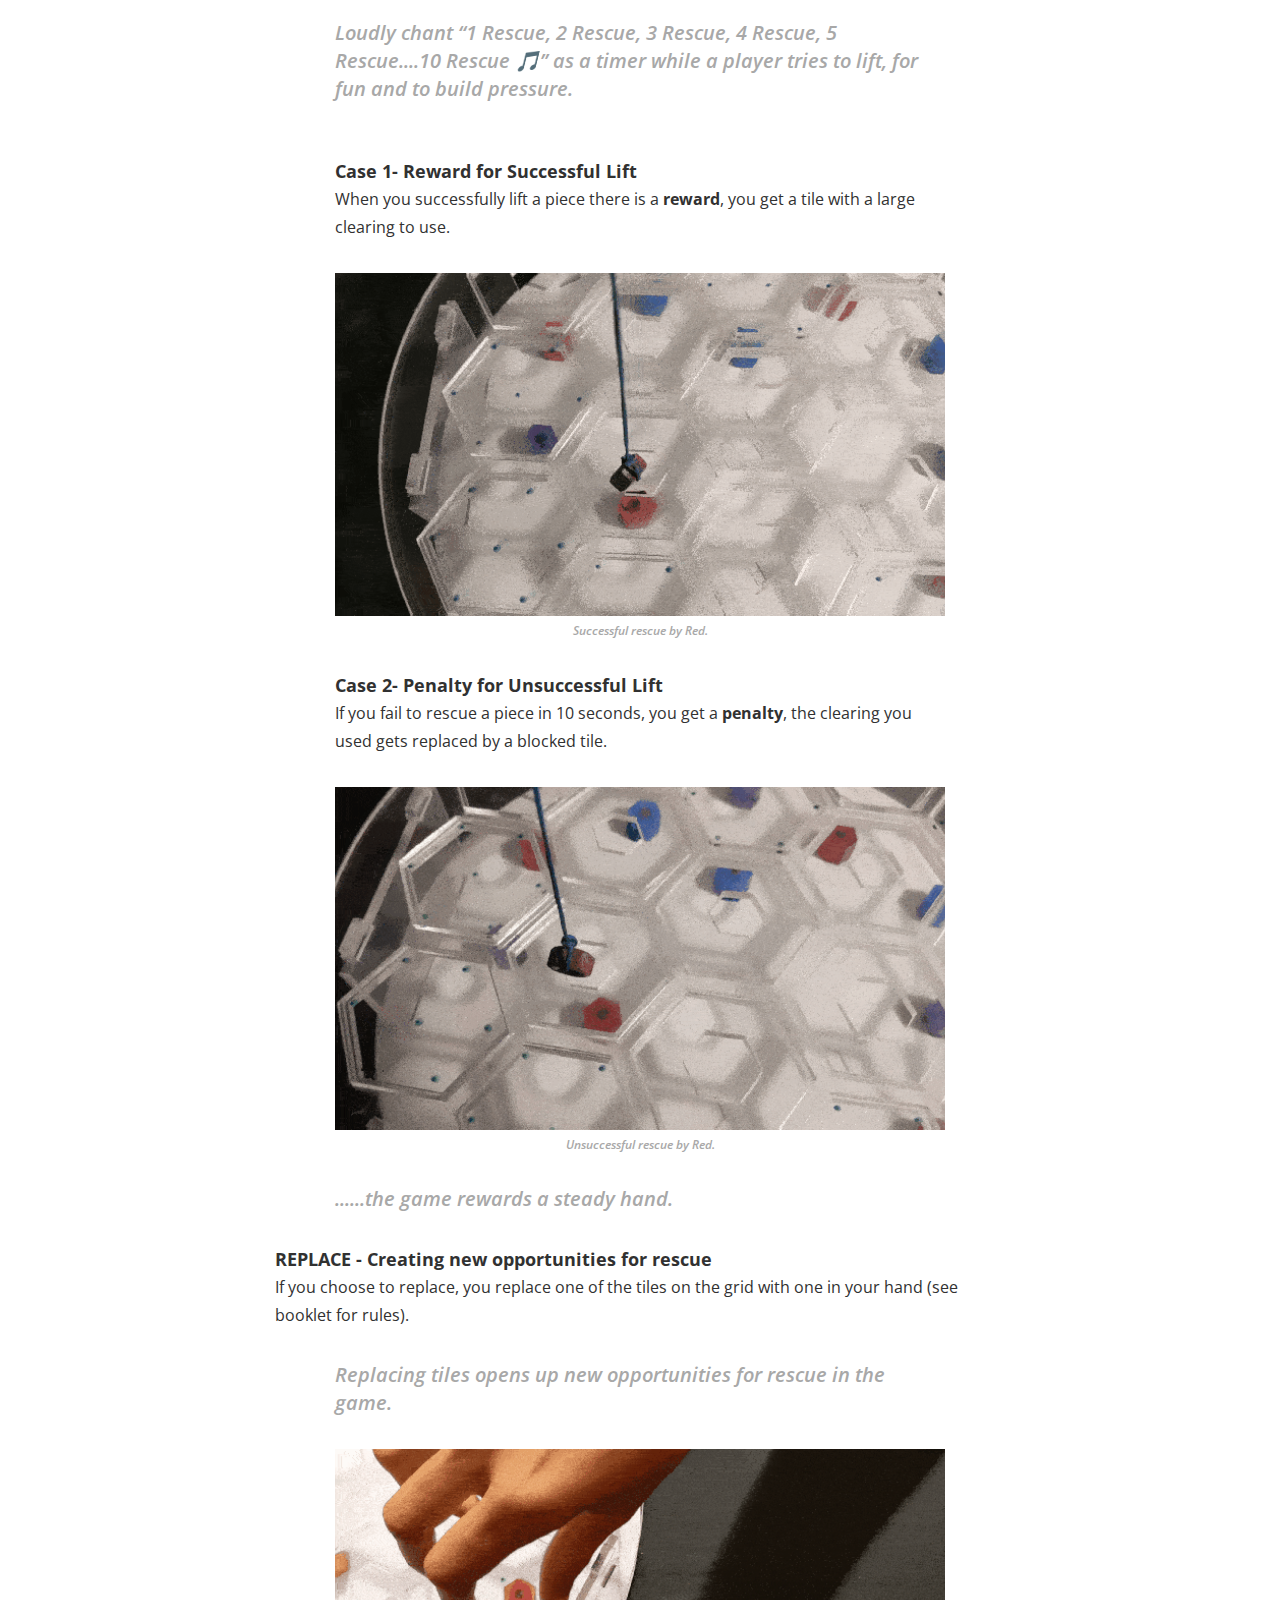
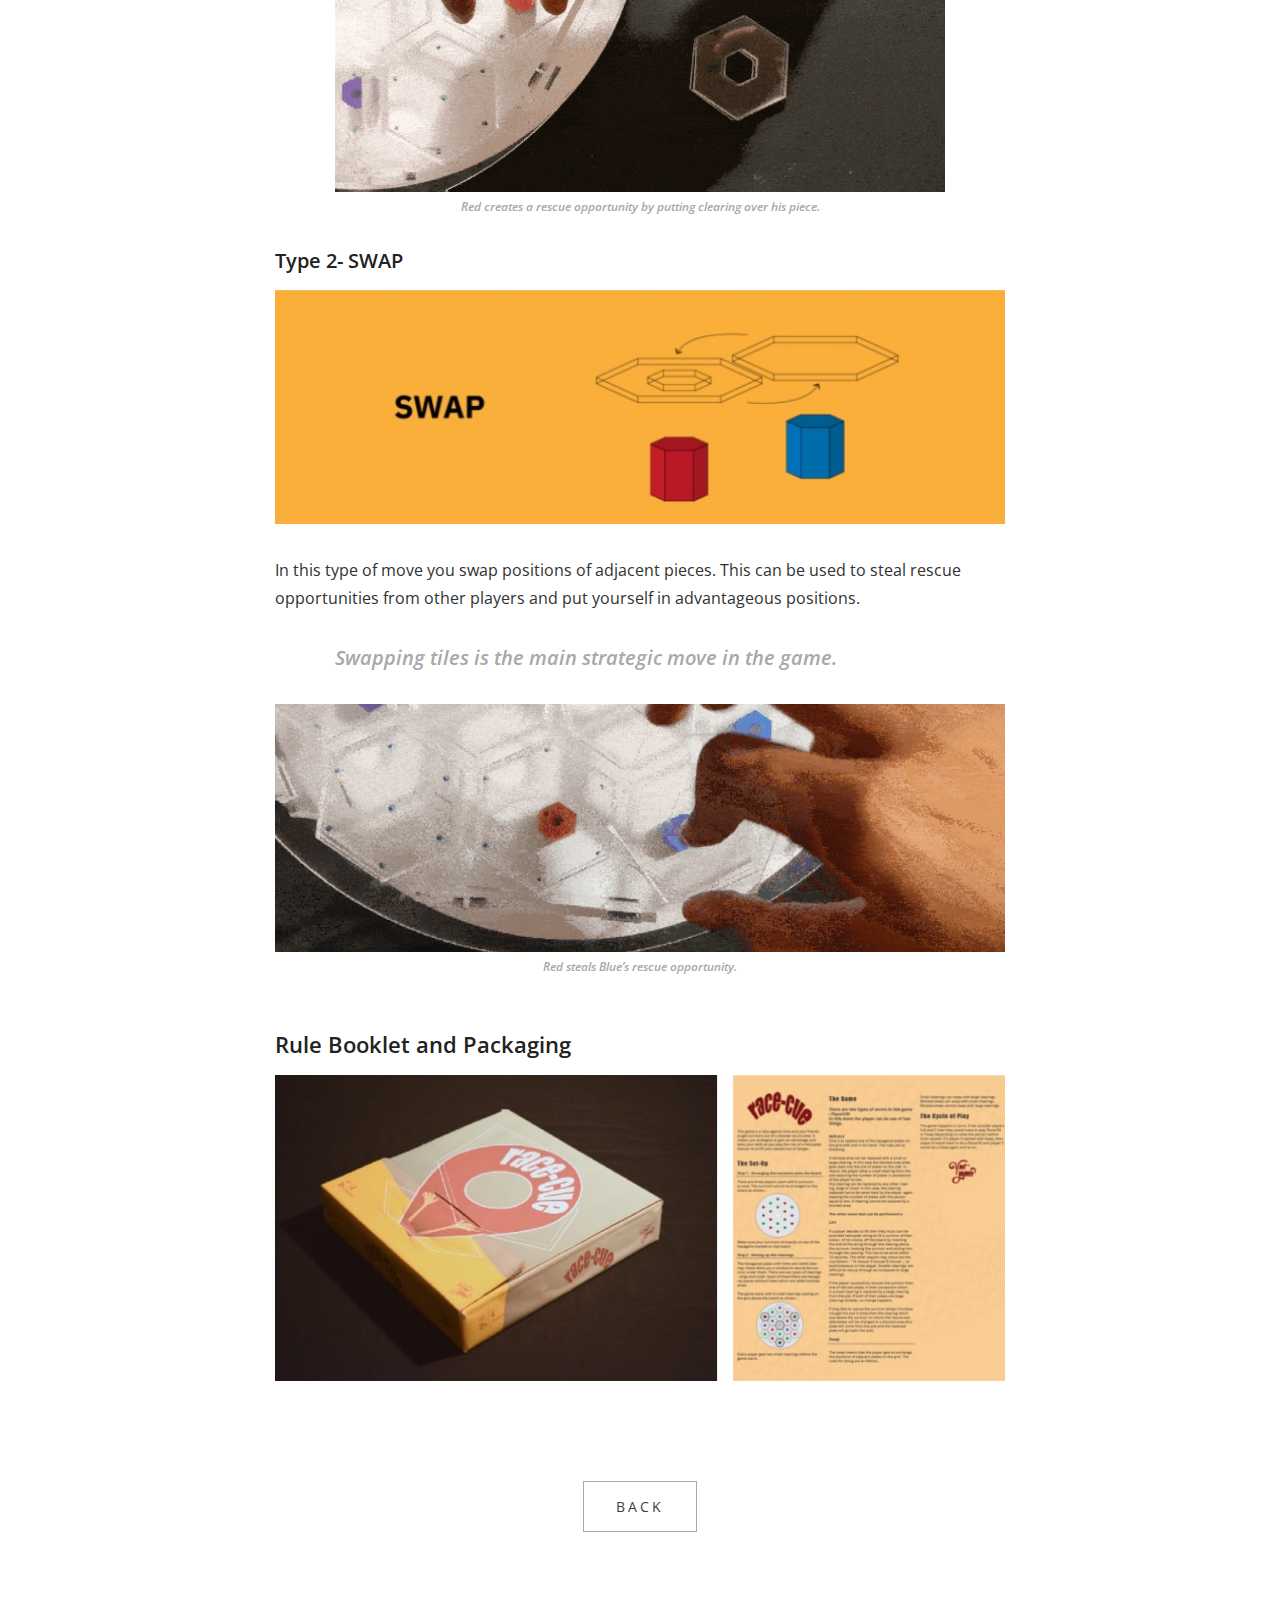
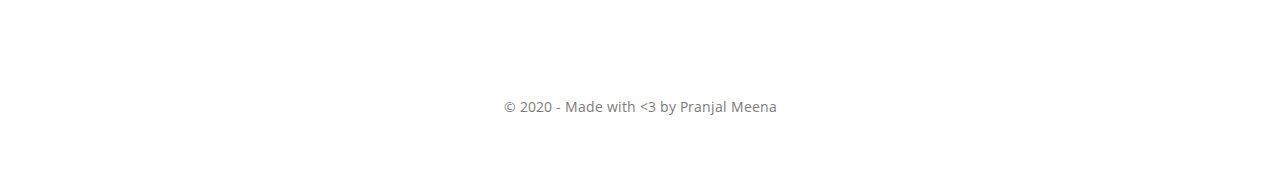
<file: racecue.html>
<!DOCTYPE html>
<html lang="en">
    <HEAD>
<title>RaceCue Board Game – Pranjal Meena</title>
    <meta charset="utf-8" />
    <meta name="viewport" content="width=device-width", initial-scale=1 />
   <link rel="stylesheet" href="style.css" type="text/css" />
   <link rel="icon" sizes="192x192" href="favicon.png">
<link href="https://fonts.googleapis.com/css2?family=Open+Sans:ital,wght@0,400;0,600;0,700;1,400;1,600&display=swap" rel="stylesheet">
    </HEAD>



<BODY>


    <div class="container">

<section class="navbar container">
    <div class="navtext">
        <div class="contentleft">
            <div class="navcontent1" style="margin-left: 0px;">
                <a href="index.html">PORTFOLIO</a>
            </div>
        </div>
        <div class="contentright">
            <div class="navcontent">
                <a href="index.html">WORK</a>                       
            </div>
            <div class="navcontent">
                <a href="play.html">PLAY</a>                        
            </div>
            <div class="navcontent">
                <a href="aboutme.html">ABOUT ME</a>                     
            </div>
            <div class="navcontent1">
                <a href="https://drive.google.com/file/d/1P6hkMCPqgBTmdw-SXblp4Lk8HCqttFf7/view" target="_blank" rel="noopener" rel="noreferrer">RESUME</a>                         
            </div>

        </div>
    </div>
</section>

<section class="projectpagebody">
    <div class="coverimage" style="background-image: url('racecue/racecue_cover.jpg');padding-top: 85%;"></div>
    <h1>RaceCue Board Game</h1>
    <p style="margin-bottom: 16px;">Rescue themed strategy and skill based game made under the guidance of Prof. Uday Athvankar with team members Aarcha Suresh and Tarun Mugunthan. </p>
    <div class="projectpagetags">
        <p class="p5" style="font-size:16px; margin-right: 8px; color: #313131;">Feb 2019</p>
        <p class="tagbox">idc</p>
        <p class="tagbox">game design</p>
    </div>
    <h2>Factors in Game Design</h2>
    
    <div class="projectimage1" style="background-image: url('racecue/1.jpg');  margin: 16px auto 32px;"></div>
    <p>There are 4 factors which play a role in any game. All games have one or more of these dictating the gameplay. After looking at a variety of games during the process, we realised the combination of Skill and Strategy was relatively uncommon. We hence decided to take it up as a challenge.</p>
    <h2>Focus Area — Disaster Management</h2>
    <p>We picked the starting point of our game as disaster management and based our ideation around that. We mapped aspects of disaster management to possible game mechanics.</p>
    
    <div class="projectimagelong" style="background-image: url('racecue/2.jpg'); margin-bottom: 54px;"></div>

    <h2>Version 1- Resource Cards + Strategy</h2>
    <p>The first version was a strategy based game with resource cards and complex rules. It involved a lot of thinking which most kids did not find that much fun. It proved to be too complicated for children.</p>

    <div class="projectimagelong" style="background-image: url('racecue/3.jpg');padding-top: 33%;"></div>
    <div class="imagesubtitle">Version was an earthquake themed game, we tested it with children.</div>

    <h2>Simplifying it to the current game</h2>
    <p>We then constrained our focus only on the concept of rescuing. This involved compromising most of the complex educational aspects of the game but in the end, fun comes first in a game for kids. We added physical skill to make it more engaging.</p>

     <div class="projectimagelong" style="background-image: url('racecue/4.jpg');padding-top: 33%;"></div>
    <div class="imagesubtitle">Paper prototype and play testing</div>

    <h2 style="margin-bottom: 32px;">Inside the Box…</h2>
    <div class="projectimagelong" style="background-image: url('racecue/5.jpg'); padding-top: 39%; margin-bottom: 32px;"></div>
    <div class="projectimagelong" style="background-image: url('racecue/6.jpg'); padding-top: 39%; margin-bottom: 54px;"></div>

    <h2>Board, Setup and Pieces…</h2>
    <p>The board is a two level board, the pieces of all the players are placed on the lower level. The upper level is a hexagonal grid which is placed over it. The grid holds hexagonal tiles which are used to play the game.</p>

    <div class="projectimagelong" style="background-image: url('racecue/7.jpg'); padding-top: 33%; margin-bottom: 32px;"></div>

    <div class="projectimagelong" style="background-image: url('racecue/8.jpg'); padding-top: 33%; margin-bottom: 32px;"></div>

    <p style="margin-bottom: 54px;">There are three types of tiles. These are moved and replaced by other tiles on the grid. During the beginning, every player starts with two small clearings in their hand to be used on the grid.</p>

    <div class="projectimagelong" style="background-image: url('racecue/9.jpg'); padding-top: 32%; margin-bottom: 32px;"></div>
    <p>The helicopter sticks are used to lift pieces off the board through the clearings.</p>

    <h2>CYCLE OF PLAY 🔄</h2>
    <p>This is a <b>3 Player game</b>. There are two types of moves <b>LIFT/REPLACE</b> and <b>SWAP</b>. If one player does one type of move then the next player has to do the other kind. This was the moves alternate with each cycle for all players.</p>

    <div class="projectimagelong" style="background-image: url('racecue/10.jpg'); padding-top: 62%; margin-bottom: 32px;"></div>

    <blockquote style="margin-bottom: 54px;">The alternate moves in each cycle compel players to think ahead and form strategy.</blockquote>

    <h2 style="margin-bottom: 32px;">TYPES OF MOVES</h2>
    <h2 style="font-size: 20px;">Type 1- LIFT / REPLACE  🚁</h2>

    <div class="projectimagelong" style="background-image: url('racecue/11.jpg'); padding-top: 29%; margin-bottom: 16px;"></div>

    <p style="margin-bottom: 32px;">In this type of move a player has the <b>choice between lifting and replacing</b>.

    <br><br><b style="font-size: 18px;">LIFT- Rescuing your pieces</b>
    <br>If you choose to lift, you can lift a piece off the lower level only if the tile above it has a clearing. <b>It is easy to lift a piece through a large clearing and hard to lift it through a small clearing.</b>
    <br><br>You have <b>10 seconds</b> to lift a piece.</p>

    <div class="projectimagelong" style="background-image: url('racecue/12.jpg'); padding-top: 34%;; margin-bottom: 32px;"></div>

    <blockquote style="margin-bottom: 54px;">Loudly chant “1 Rescue, 2 Rescue, 3 Rescue, 4 Rescue, 5 Rescue....10 Rescue 🎵” as a timer while a player tries to lift, for fun and to build pressure.</blockquote>

    <p style="font-size: 18px; margin: 0px 60px;"><b>Case 1- Reward for Successful Lift</b></p>
    <p style="margin: 0px 60px 32px;">When you successfully lift a piece there is a <b>reward</b>, you get a tile with a large clearing to use.</p>

    <div class="projectgif" style="background-image: url('racecue/1.gif');">
    </div>
    <div class="imagesubtitle" style="margin-bottom: 32px;">Successful rescue by Red.</div>
    
    <p style="font-size: 18px; margin: 0px 60px;"><b>Case 2- Penalty for Unsuccessful Lift</b></p>
    <p style="margin: 0px 60px 32px;">If you fail to rescue a piece in 10 seconds, you get a <b>penalty</b>, the clearing you used gets replaced by a blocked tile.</p>

    <div class="projectgif" style="background-image: url('racecue/2.gif');"></div>
    <div class="imagesubtitle" style="margin-bottom: 32px;">Unsuccessful rescue by Red.</div>
    <blockquote style="margin-bottom: 32px;">......the game rewards a steady hand.</blockquote>

    <p style="font-size: 18px; margin: 0px 0px;"><b>REPLACE - Creating new opportunities for rescue</b></p>
    <p style="margin: 0px 0px 32px;">If you choose to replace, you replace one of the tiles on the grid with one in your hand (see booklet for rules).</p>

    <blockquote style="margin-bottom: 32px;">Replacing tiles opens up new opportunities for rescue in the game.</blockquote>

     <div class="projectgif" style="background-image: url('racecue/3.gif');"></div>
    <div class="imagesubtitle" style="margin-bottom: 32px;">Red creates a rescue opportunity by putting clearing over his piece.</div>

    <h2 style="font-size: 20px;">Type 2- SWAP</h2>
    <div class="projectimagelong" style="background-image: url('racecue/13.jpg'); padding-top: 32%; margin-bottom: 32px;"></div>

    <p>In this type of move you swap positions of adjacent pieces. This can be used to steal rescue opportunities from other players and put yourself in advantageous positions.</p>
     <blockquote style="margin-bottom: 32px;">Swapping tiles is the main strategic move in the game.</blockquote>

     <div class="projectimagelong" style="background-image: url('racecue/4.gif');"></div>
    <div class="imagesubtitle" style="margin-bottom: 54px;">Red steals Blue’s rescue opportunity.</div>

    <h2>Rule Booklet and Packaging</h2>

    <div class="projectimagelong" style="background-image: url('racecue/14.jpg'); padding-top: 42%;"></div>


</section>

<section class="footer" style="margin-top: 100px;">
    <a href="index.html" class="button">back</a>
    <p class="p5" style="font-size: 14px; color: #7c7c7c; margin: 160px auto 50px;">© 2020 - Made with <3 by Pranjal Meena</p>
</section>


    </div>
</BODY>    


</html>
</file>
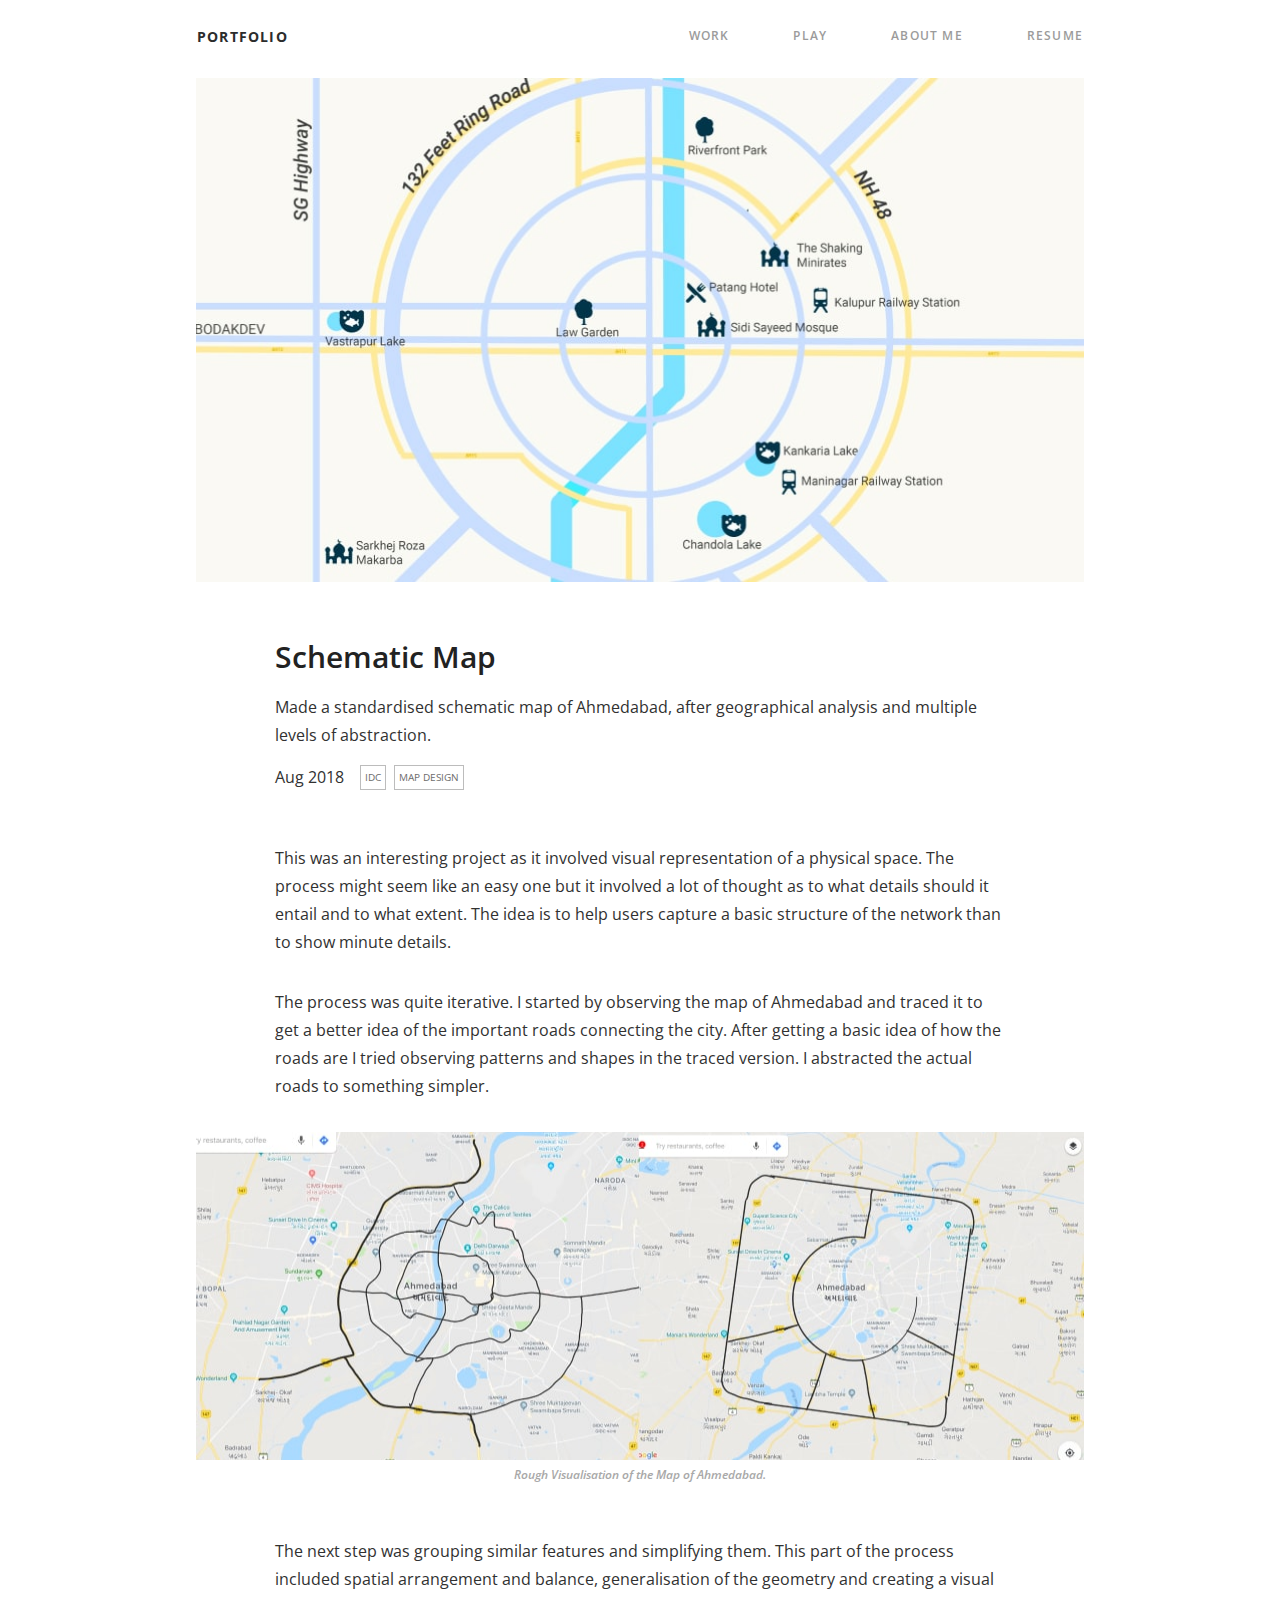
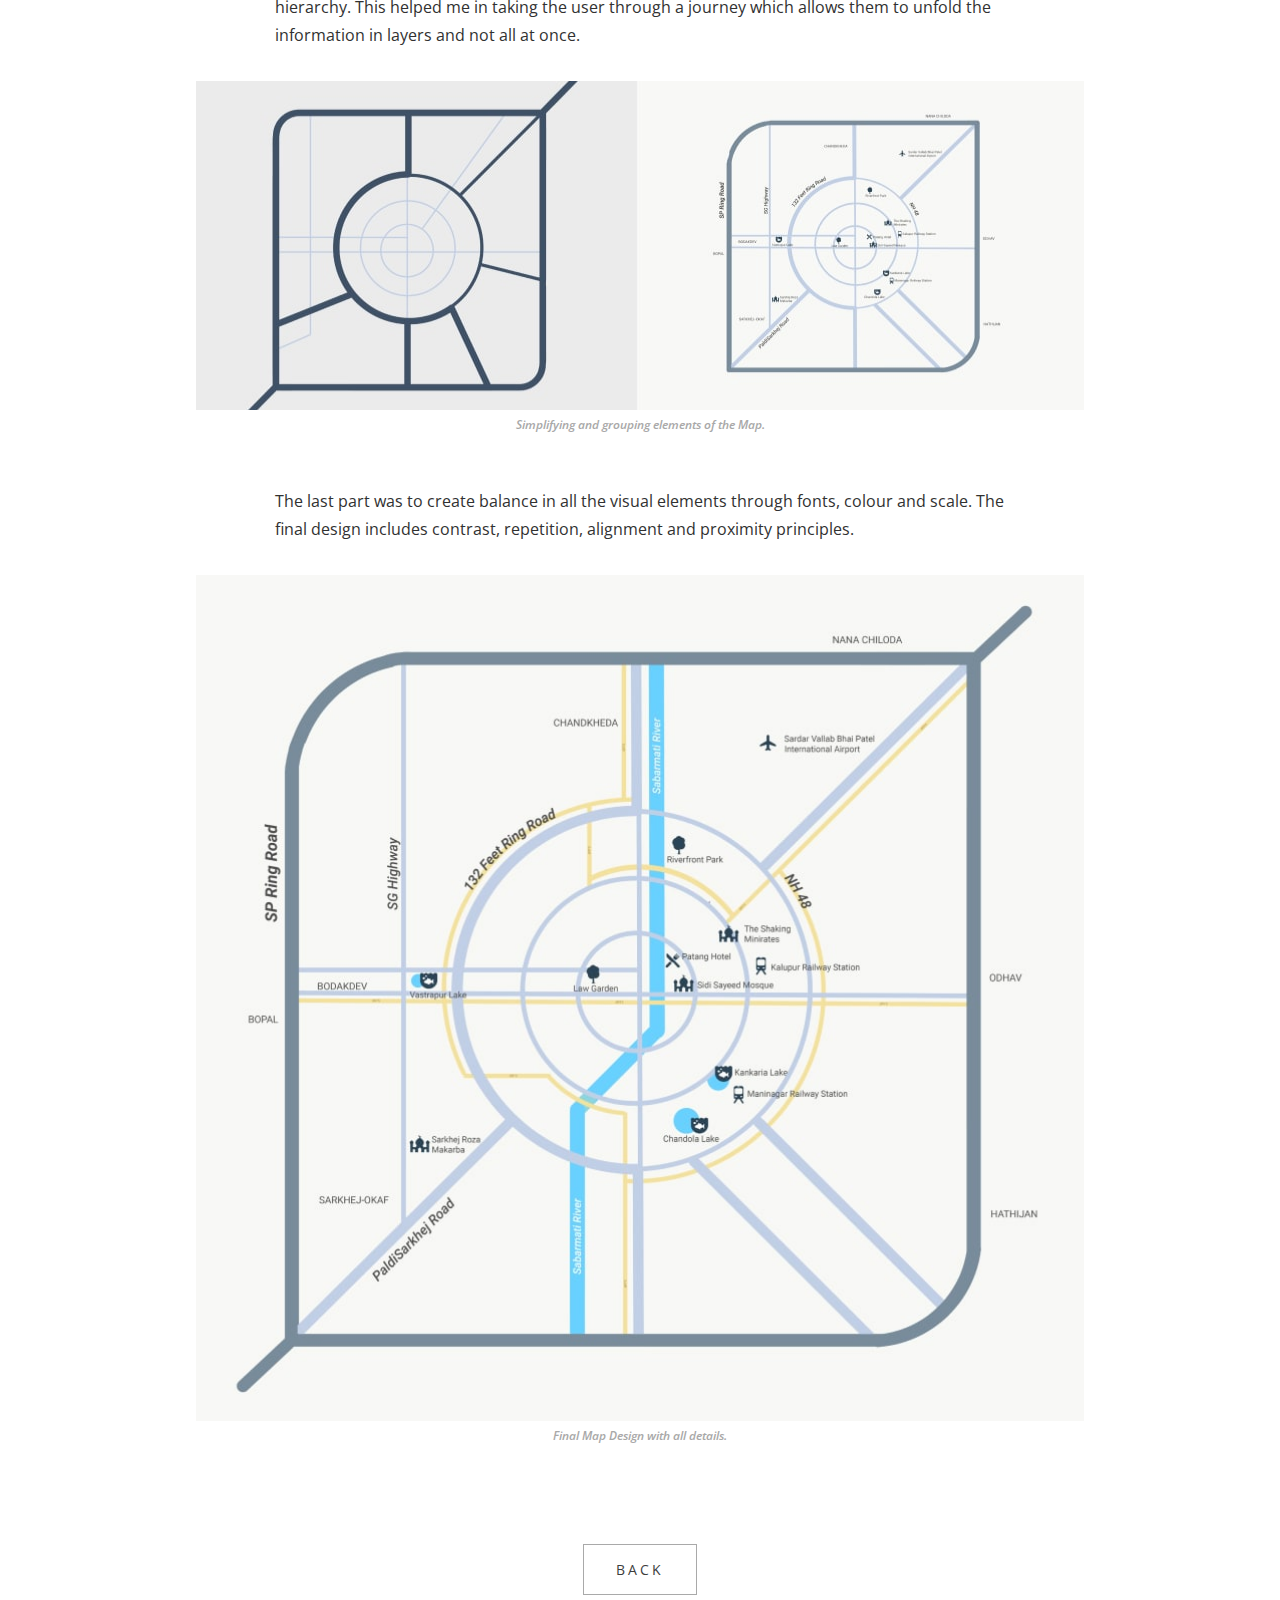
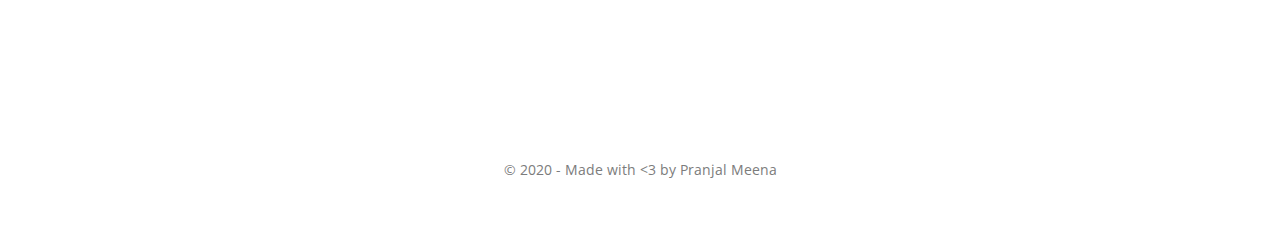
<file: schematicmap.html>
<!DOCTYPE html>
<html lang="en">
    <HEAD>
<title>Schematic Map – Pranjal Meena</title>
    <meta charset="utf-8" />
    <meta name="viewport" content="width=device-width", initial-scale=1 />
   <link rel="stylesheet" href="style.css" type="text/css" />
   <link rel="icon" sizes="192x192" href="favicon.png">
<link href="https://fonts.googleapis.com/css2?family=Open+Sans:ital,wght@0,400;0,600;0,700;1,400;1,600&display=swap" rel="stylesheet">
    </HEAD>



<BODY>


    <div class="container">

<section class="navbar container">
    <div class="navtext">
        <div class="contentleft">
            <div class="navcontent1" style="margin-left: 0px;">
                <a href="index.html">PORTFOLIO</a>
            </div>
        </div>
        <div class="contentright">
            <div class="navcontent">
                <a href="index.html">WORK</a>                       
            </div>
            <div class="navcontent">
                <a href="play.html">PLAY</a>                        
            </div>
            <div class="navcontent">
                <a href="aboutme.html">ABOUT ME</a>                     
            </div>
            <div class="navcontent1">
                <a href="https://drive.google.com/file/d/1P6hkMCPqgBTmdw-SXblp4Lk8HCqttFf7/view" target="_blank" rel="noopener" rel="noreferrer">RESUME</a>                         
            </div>

        </div>
    </div>
</section>

<section class="projectpagebody">
    <div class="coverimage" style="background-image: url('schematicmap/schematicmap_cover.jpg');padding-top: 69%;"></div>
    <h1>Schematic Map</h1>
    <p style="margin-bottom: 16px;">Made a standardised schematic map of Ahmedabad, after geographical analysis and multiple levels of abstraction.</p>
    <div class="projectpagetags" style="margin-bottom: 54px;">
        <p class="p5" style="font-size:16px; margin-right: 8px; color: #313131;">Aug 2018</p>
        <p class="tagbox">idc</p>
        <p class="tagbox">map design</p>
    </div>

    <p>This was an interesting project as it involved visual representation of a physical space. The process might seem like an easy one but it involved a lot of thought as to what details should it entail and to what extent. The idea is to help users capture a basic structure of the network than to show minute details.</p>

    <p>The process was quite iterative. I started by observing the map of Ahmedabad and traced it to get a better idea of the important roads connecting the city. After getting a basic idea of how the roads are I tried observing patterns and shapes in the traced version. I abstracted the actual roads to something simpler.</p>

    <div class="coverimage" style="background-image: url('schematicmap/1.jpg'); padding-top: 45%; margin-bottom: 0px;"></div>
    <div class="imagesubtitle" style="margin-bottom: 54px;">Rough Visualisation of the Map of Ahmedabad.</div>

    <p>The next step was grouping similar features and simplifying them. This part of the process included spatial arrangement and balance, generalisation of the geometry and creating a visual hierarchy. This helped me in taking the user through a journey which allows them to unfold the information in layers and not all at once.</p>

    <div class="coverimage" style="background-image: url('schematicmap/2.jpg'); padding-top: 45%; margin-bottom: 0px;"></div>
    <div class="imagesubtitle" style="margin-bottom: 54px;">Simplifying and grouping elements of the Map.</div>

    <p>The last part was to create balance in all the visual elements through fonts, colour and scale. The final design includes contrast, repetition, alignment and proximity principles.</p>

    <div class="coverimage" style="background-image: url('schematicmap/3.jpg'); padding-top: 116%; margin-bottom: 0px;"></div>
    <div class="imagesubtitle" style="margin-bottom: 54px;">Final Map Design with all details.</div>

</section>

<section class="footer" style="margin-top: 46px;">
    <a href="index.html" class="button">back</a>
    <p class="p5" style="font-size: 14px; color: #7c7c7c; margin: 160px auto 50px;">© 2020 - Made with <3 by Pranjal Meena</p>
</section>

    </div>
</BODY>    


</html>
</file>
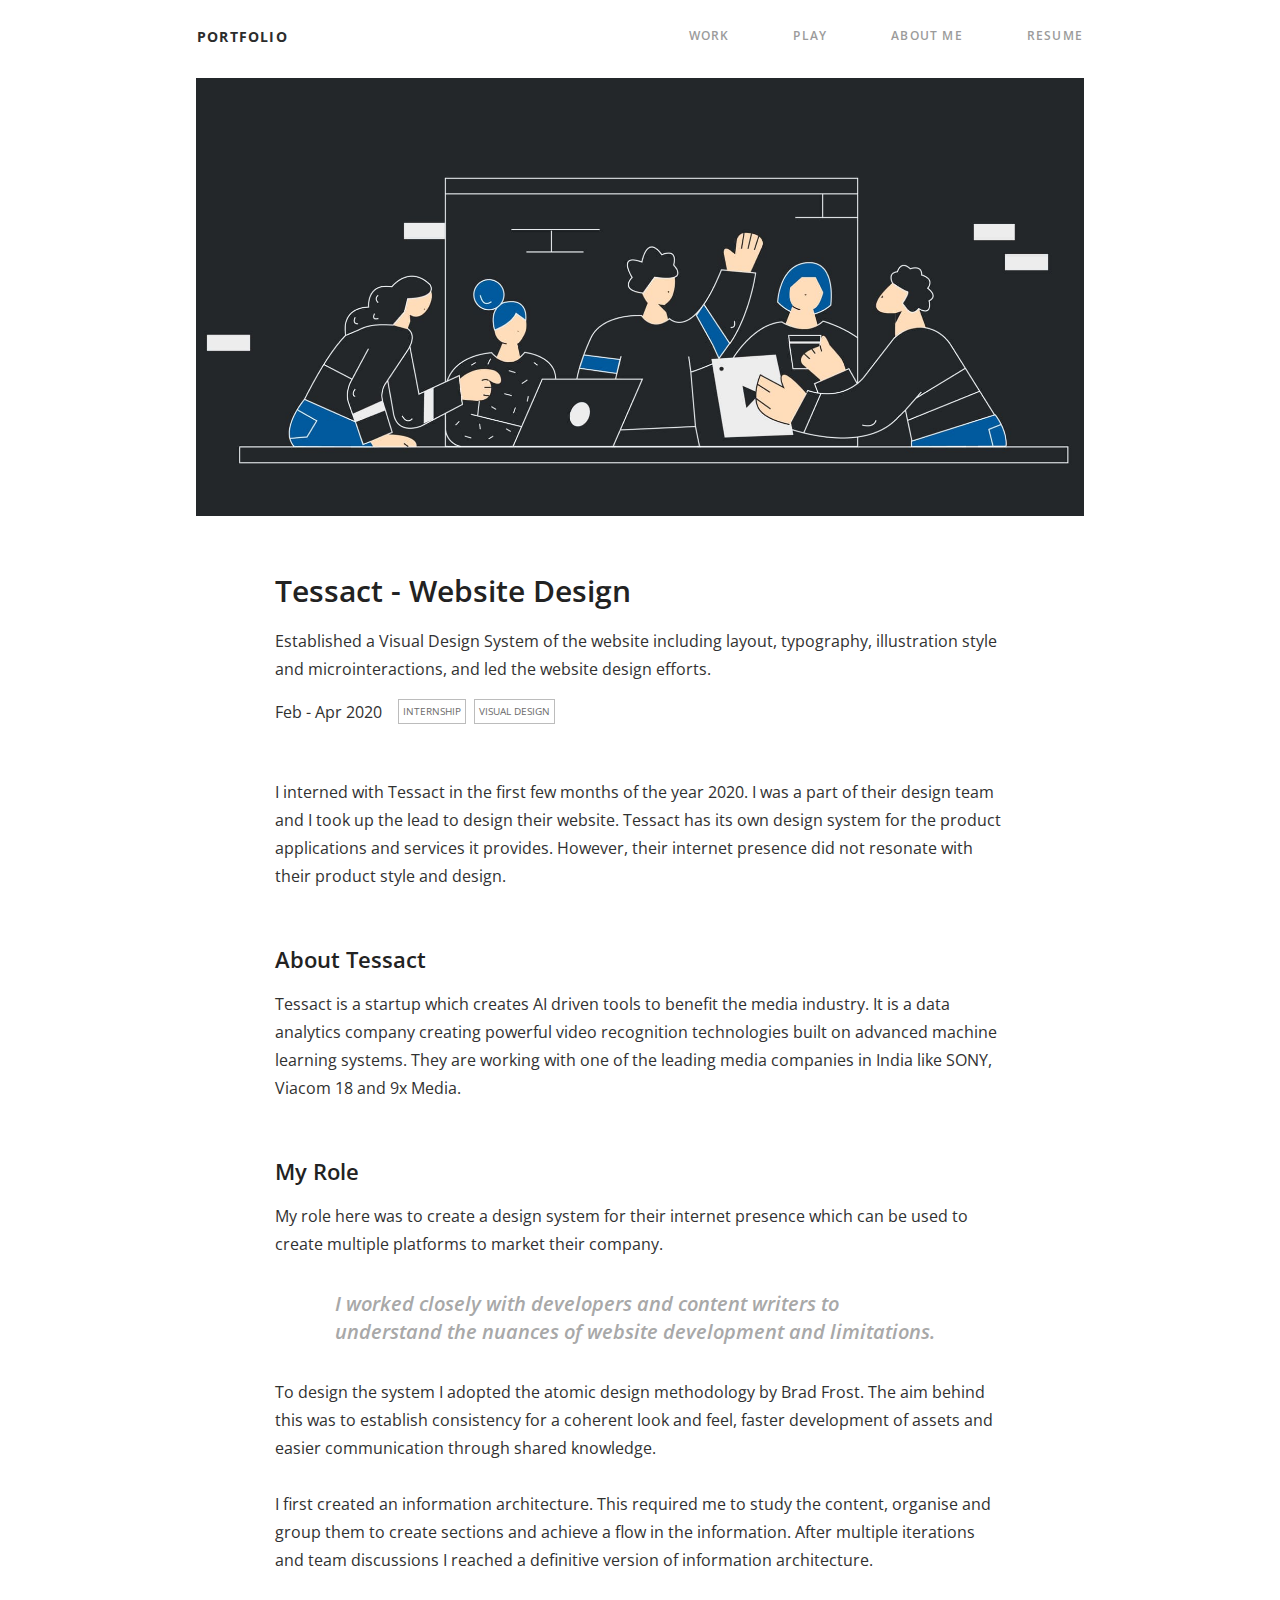
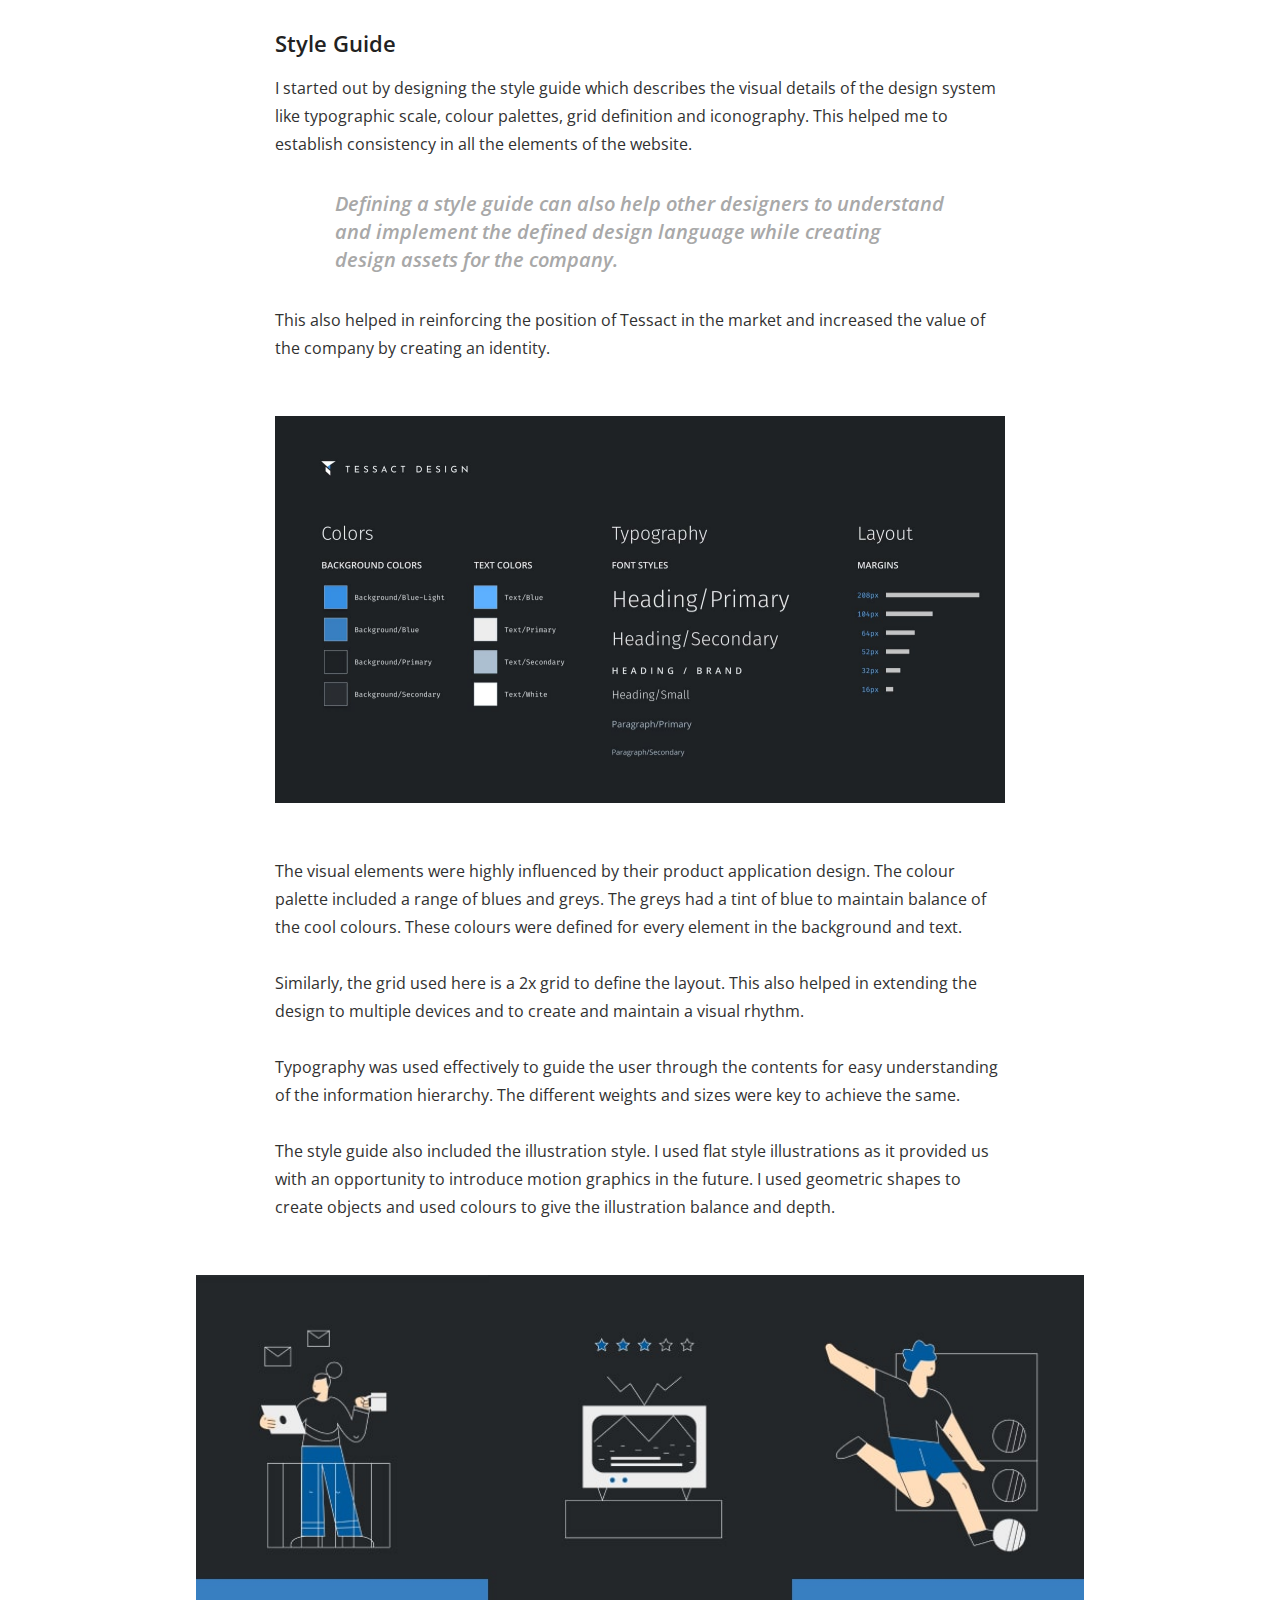
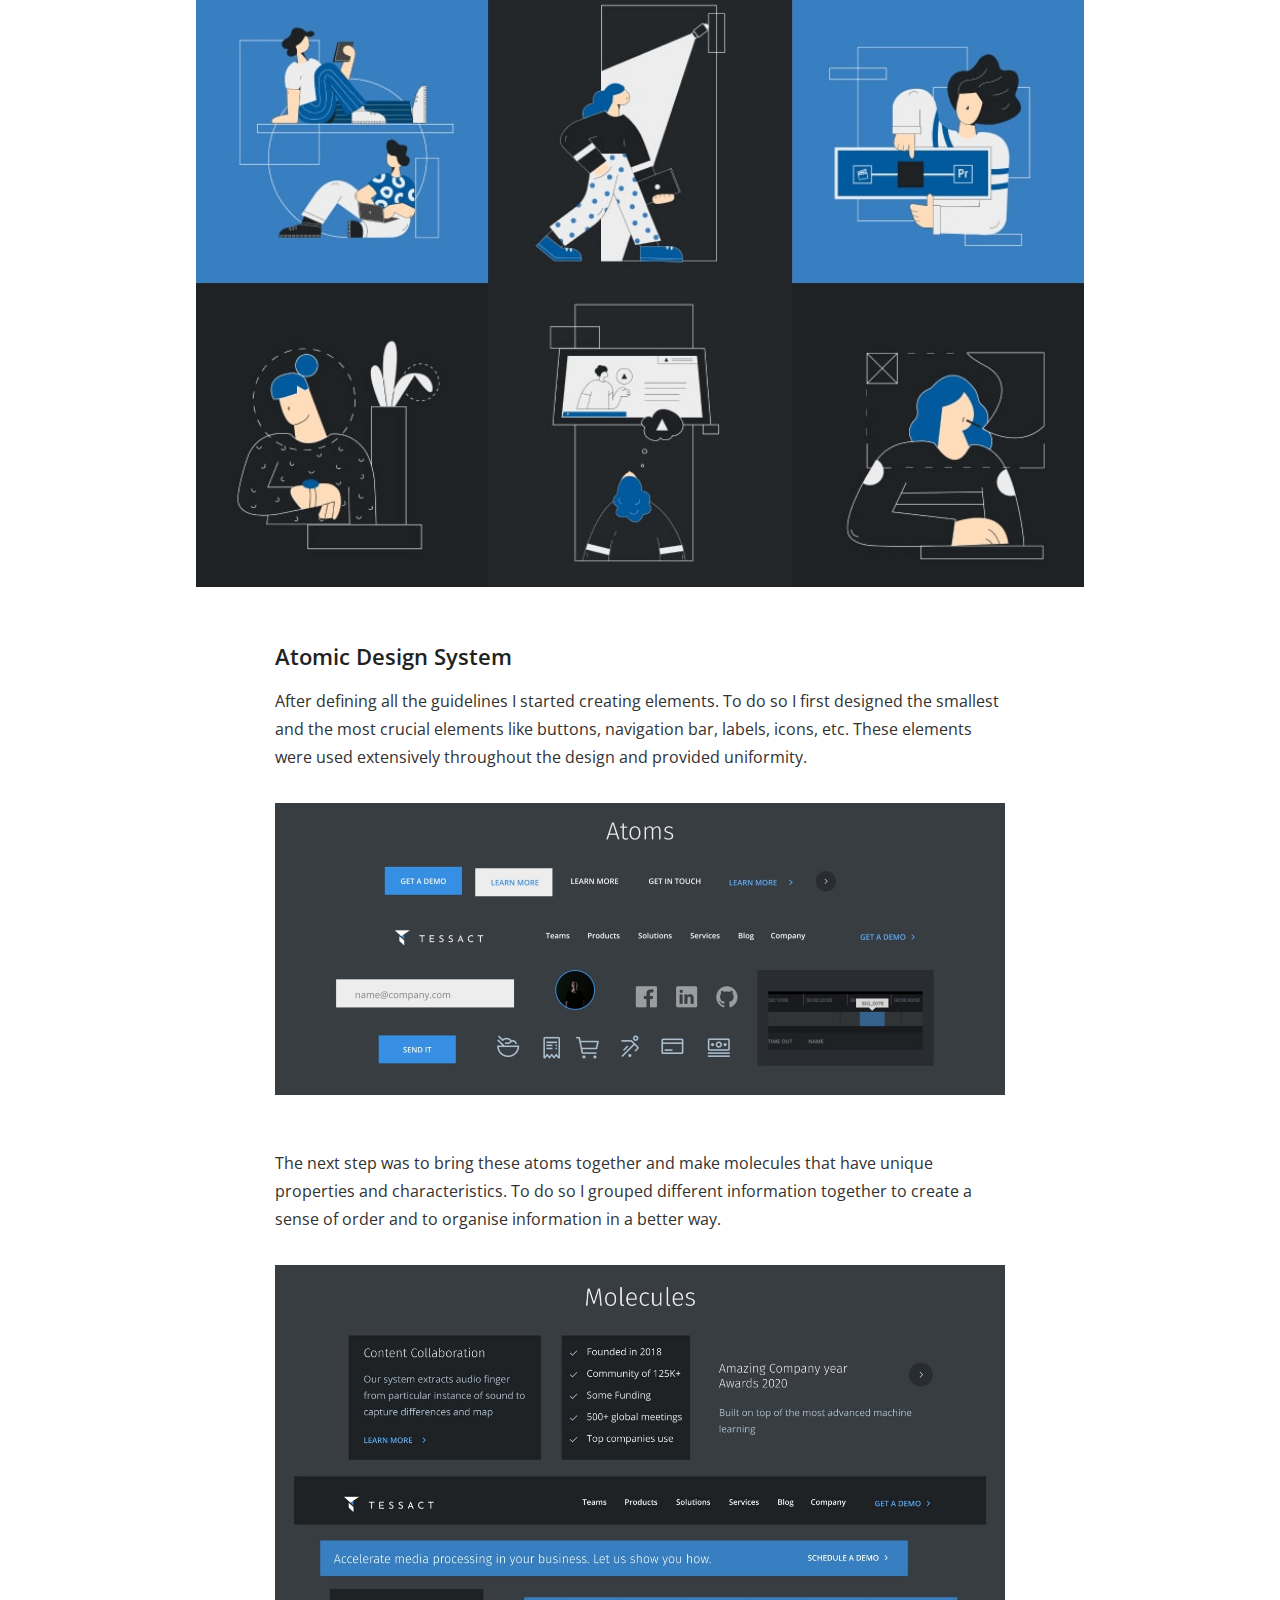
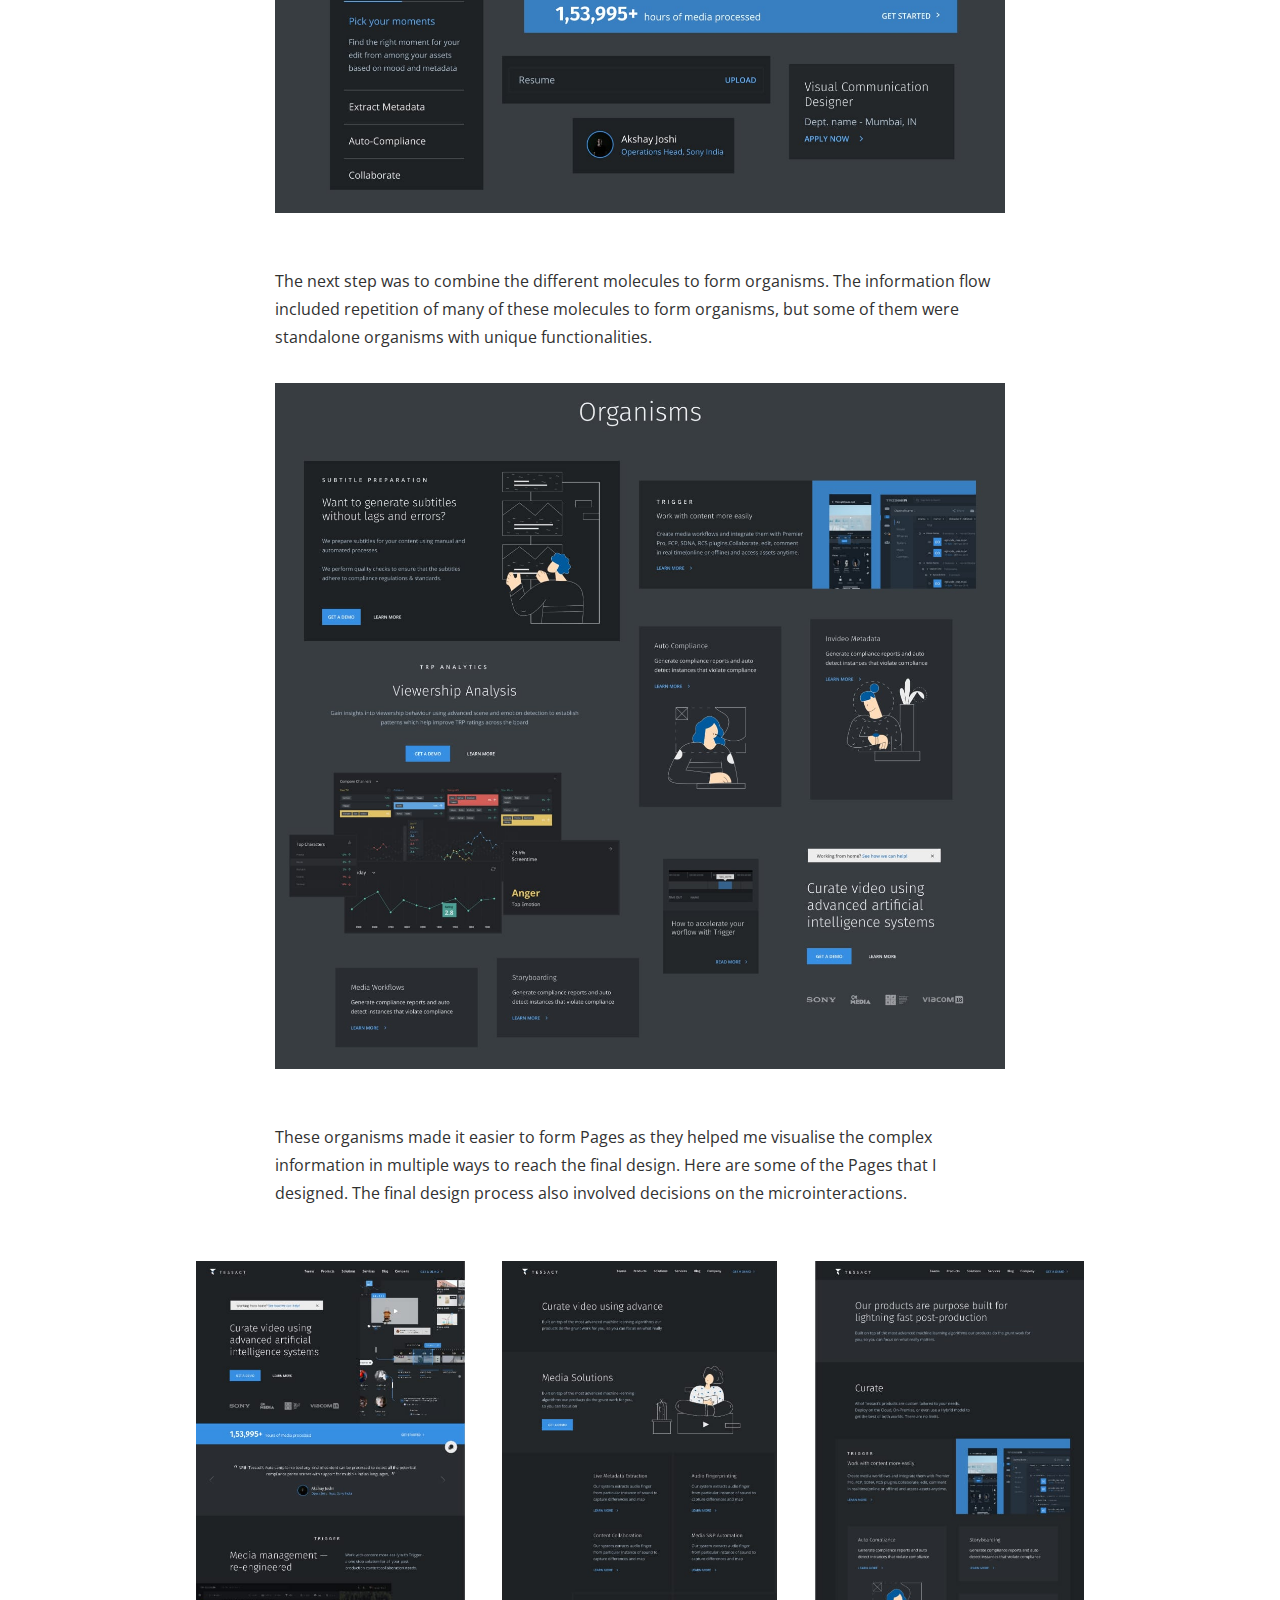
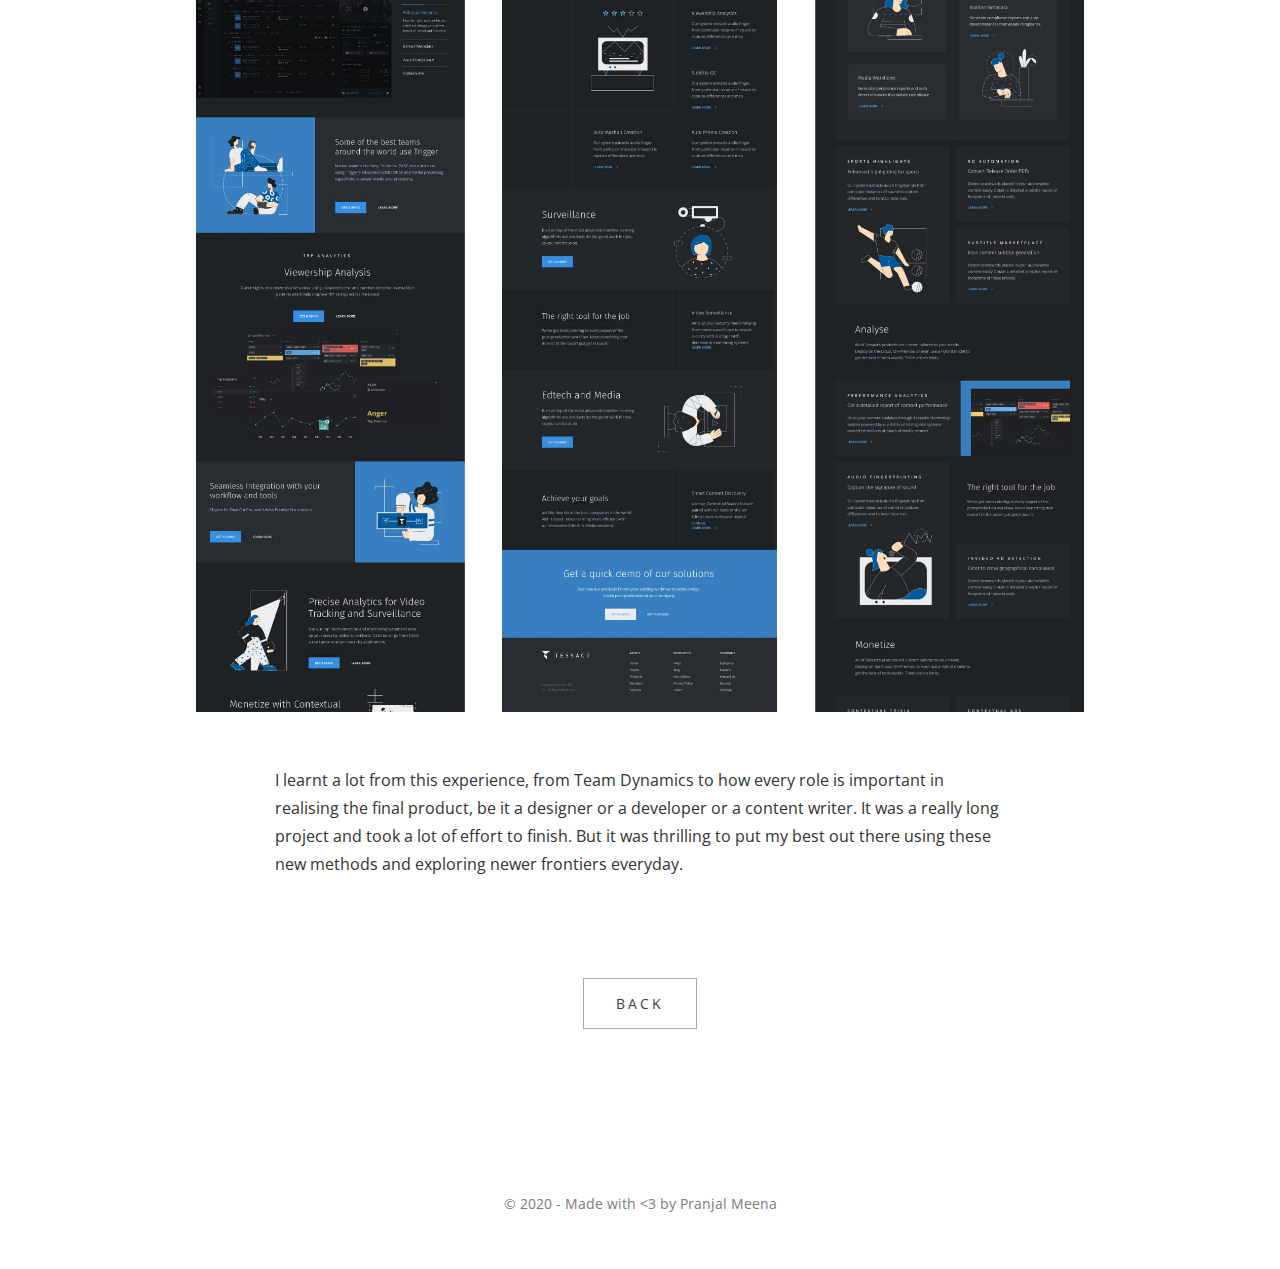
<file: tessact.html>
<!DOCTYPE html>
<html lang="en">
    <HEAD>
<title>Tessact – Pranjal Meena</title>
    <meta charset="utf-8" />
    <meta name="viewport" content="width=device-width", initial-scale=1 />
   <link rel="stylesheet" href="style.css" type="text/css" />
   <link rel="icon" sizes="192x192" href="favicon.png">
<link href="https://fonts.googleapis.com/css2?family=Open+Sans:ital,wght@0,400;0,600;0,700;1,400;1,600&display=swap" rel="stylesheet">
    </HEAD>



<BODY>


    <div class="container">

<section class="navbar container">
    <div class="navtext">
        <div class="contentleft">
            <div class="navcontent1" style="margin-left: 0px;">
                <a href="index.html">PORTFOLIO</a>
            </div>
        </div>
        <div class="contentright">
            <div class="navcontent">
                <a href="index.html">WORK</a>                       
            </div>
            <div class="navcontent">
                <a href="play.html">PLAY</a>                        
            </div>
            <div class="navcontent">
                <a href="aboutme.html">ABOUT ME</a>                     
            </div>
            <div class="navcontent1">
                <a href="https://drive.google.com/file/d/1P6hkMCPqgBTmdw-SXblp4Lk8HCqttFf7/view" target="_blank" rel="noopener" rel="noreferrer">RESUME</a>                         
            </div>

        </div>
    </div>
</section>

<section class="projectpagebody">
    <div class="coverimage" style="background-image: url('tessact/tessact_cover.jpg');"></div>
    <h1>Tessact - Website Design</h1>
    <p style="margin-bottom: 16px;">Established a Visual Design System of the website including layout, typography, illustration style and microinteractions, and led the website design efforts.</p>
    <div class="projectpagetags" style="margin-bottom: 54px;">
        <p class="p5" style="font-size:16px; margin-right: 8px; color: #313131;">Feb - Apr 2020</p>
        <p class="tagbox">internship</p>
        <p class="tagbox">visual design</p>
    </div>

    <p style="margin-bottom: 54px;">I interned with Tessact in the first few months of the year 2020. I was a part of their design team and I took up the lead to design their website. Tessact has its own design system for the product applications and services it provides. However, their internet presence did not resonate with their product style and design.</p>

    <h2>About Tessact</h2>
    <p style="margin-bottom: 54px;">Tessact is a startup which creates AI driven tools to benefit the media industry. It is a data analytics company creating powerful video recognition technologies built on advanced machine learning systems. They are working with one of the leading media companies in India like SONY, Viacom 18 and 9x Media.</p>

    <h2>My Role</h2>
    <p>My role here was to create a design system for their internet presence which can be used to create multiple platforms to market their company.</p>
    <blockquote style="margin-bottom: 32px;">I worked closely with developers and content writers to understand the nuances of website development and limitations.</blockquote>
    <p style="margin-bottom: 54px;">To design the system I adopted the atomic design methodology by Brad Frost. The aim behind this was to establish consistency for a coherent look and feel, faster development of assets and easier communication through shared knowledge.<br><br>I first created an information architecture. This required me to study the content, organise and group them to create sections and achieve a flow in the information. After multiple iterations and team discussions I reached a definitive version of information architecture.</p>

    <h2>Style Guide</h2>
    <p>I started out by designing the style guide which describes the visual details of the design system like typographic scale, colour palettes, grid definition and iconography. This helped me to establish consistency in all the elements of the website.</p>
    <blockquote style="margin-bottom: 32px;">Defining a style guide can also help other designers to understand and implement the defined design language while creating design assets for the company.</blockquote>
    <p style="margin-bottom: 54px;">This also helped in reinforcing the position of Tessact in the market and increased the value of the company by creating an identity.</p>

    <div class="projectimagelong" style="background-image: url('tessact/1.jpg'); padding-top: 53%; margin-bottom: 54px;"></div>

    <p style="margin-bottom: 54px;">The visual elements were highly influenced by their product application design. The colour palette included a range of blues and greys. The greys had a tint of blue to maintain balance of the cool colours. These colours were defined for every element in the background and text.<br><br>Similarly, the grid used here is a 2x grid to define the layout. This also helped in extending the design to multiple devices and to create and maintain a visual rhythm.<br><br>Typography was used effectively to guide the user through the contents for easy understanding of the information hierarchy. The different weights and sizes were key to achieve the same.<br><br>The style guide also included the illustration style. I used flat style illustrations as it provided us with an opportunity to introduce motion graphics in the future. I used geometric shapes to create objects and used colours to give the illustration balance and depth.</p>

    <div class="coverimage" style="background-image: url('tessact/2.jpg'); padding-top: 125%;"></div>

    <h2>Atomic Design System</h2>
    <p>After defining all the guidelines I started creating elements. To do so I first designed the smallest and the most crucial elements like buttons, navigation bar, labels, icons, etc. These elements were used extensively throughout the design and provided uniformity.</p>

    <div class="projectimagelong" style="background-image: url('tessact/3.jpg'); padding-top: 40%; margin-bottom: 54px;"></div>

    <p>The next step was to bring these atoms together and make molecules that have unique properties and characteristics. To do so I grouped different information together to create a sense of order and to organise information in a better way. </p>

    <div class="projectimagelong" style="background-image: url('tessact/4.jpg'); padding-top: 75%; margin-bottom: 54px;"></div>

    <p>The next step was to combine the different molecules to form organisms. The information flow included repetition of many of these molecules to form organisms, but some of them were standalone organisms with unique functionalities. </p>

    <div class="projectimagelong" style="background-image: url('tessact/5.jpg'); padding-top: 94%; margin-bottom: 54px;"></div>

    <p style="margin-bottom: 54px;">These organisms made it easier to form Pages as they helped me visualise the complex information in multiple ways to reach the final design. Here are some of the Pages that I designed. The final design process also involved decisions on the microinteractions. </p>

    <div class="coverimage" style="background-image: url('tessact/6.jpg'); padding-top: 144%; margin-bottom: 54px;"></div>

    <p>I learnt a lot from this experience, from Team Dynamics to how every role is important in realising the final product, be it a designer or a developer or a content writer. It was a really long project and took a lot of effort to finish. But it was thrilling to put my best out there using these new methods and exploring newer frontiers everyday.</p>

</section>

<section class="footer" style="margin-top: 68px;">
    <a href="index.html" class="button">back</a>
    <p class="p5" style="font-size: 14px; color: #7c7c7c; margin: 160px auto 50px;">© 2020 - Made with <3 by Pranjal Meena</p>
</section>

    </div>
</BODY>    


</html>
</file>
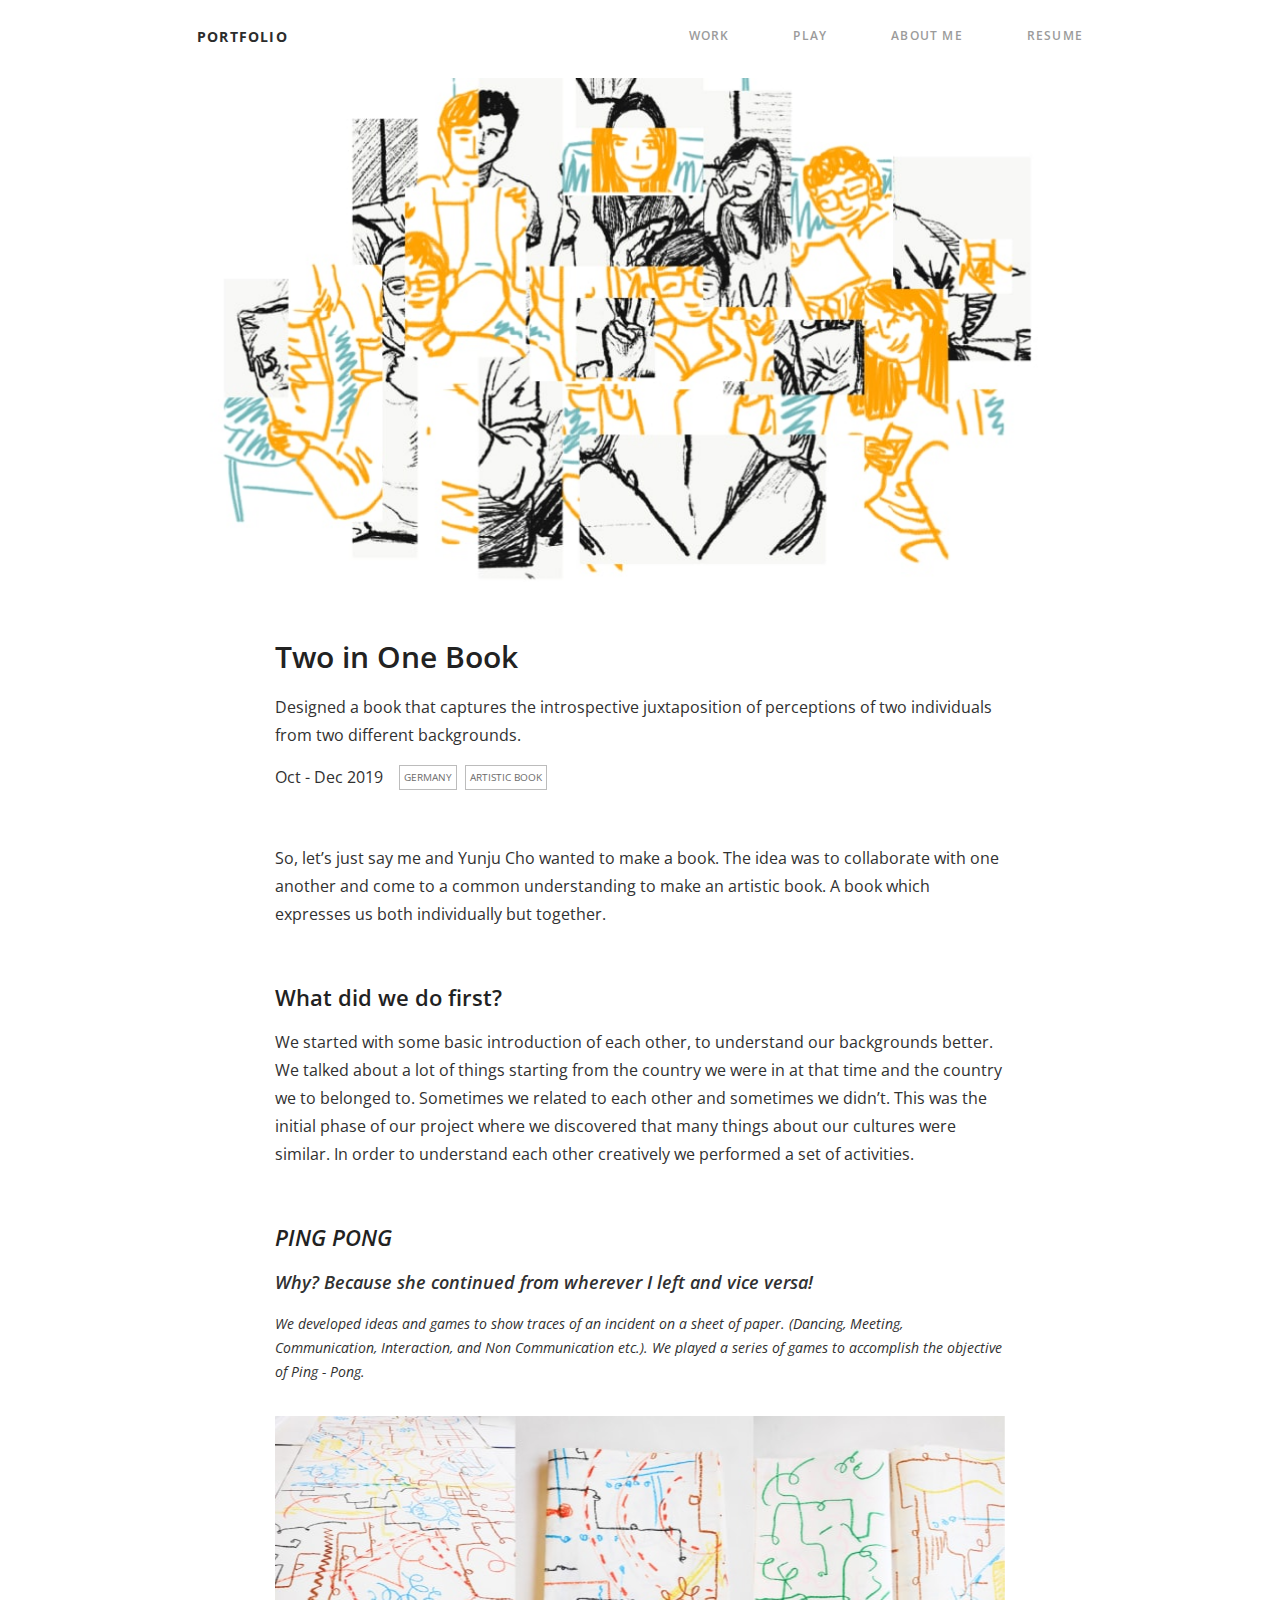
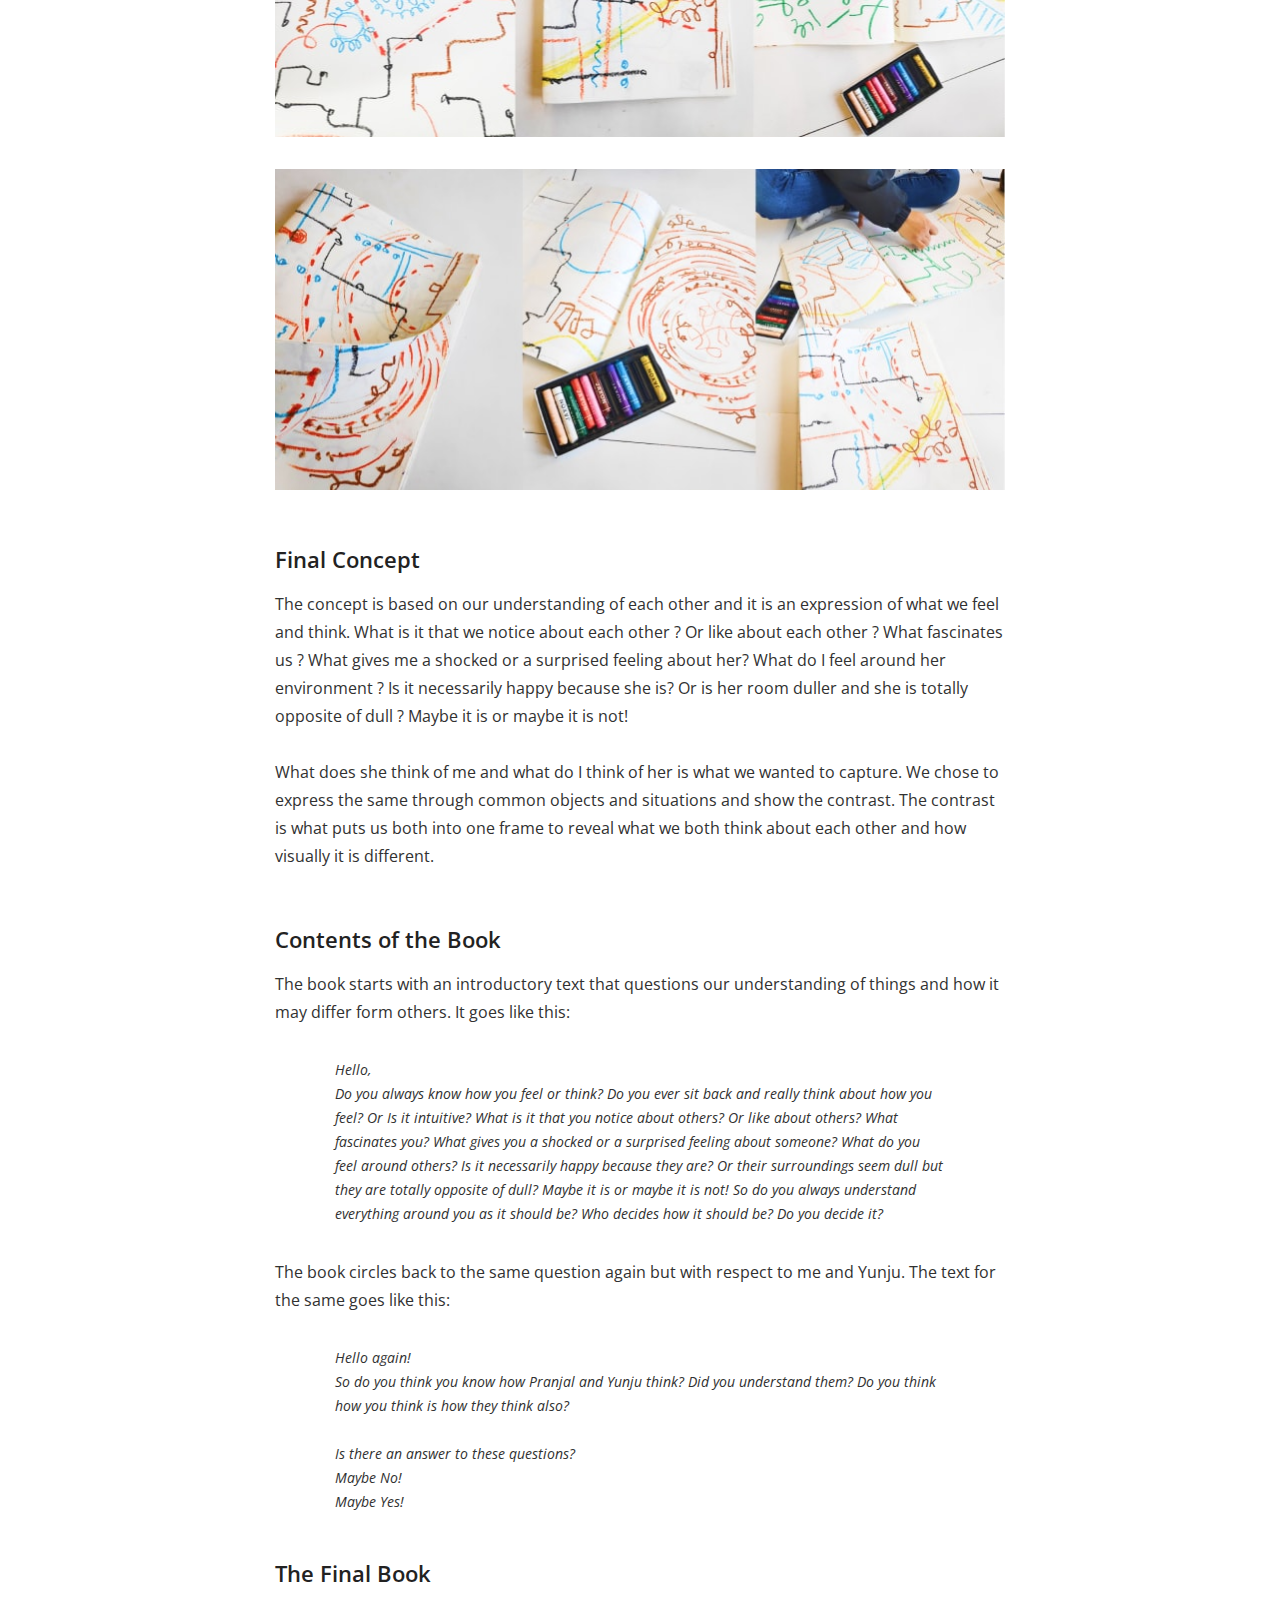
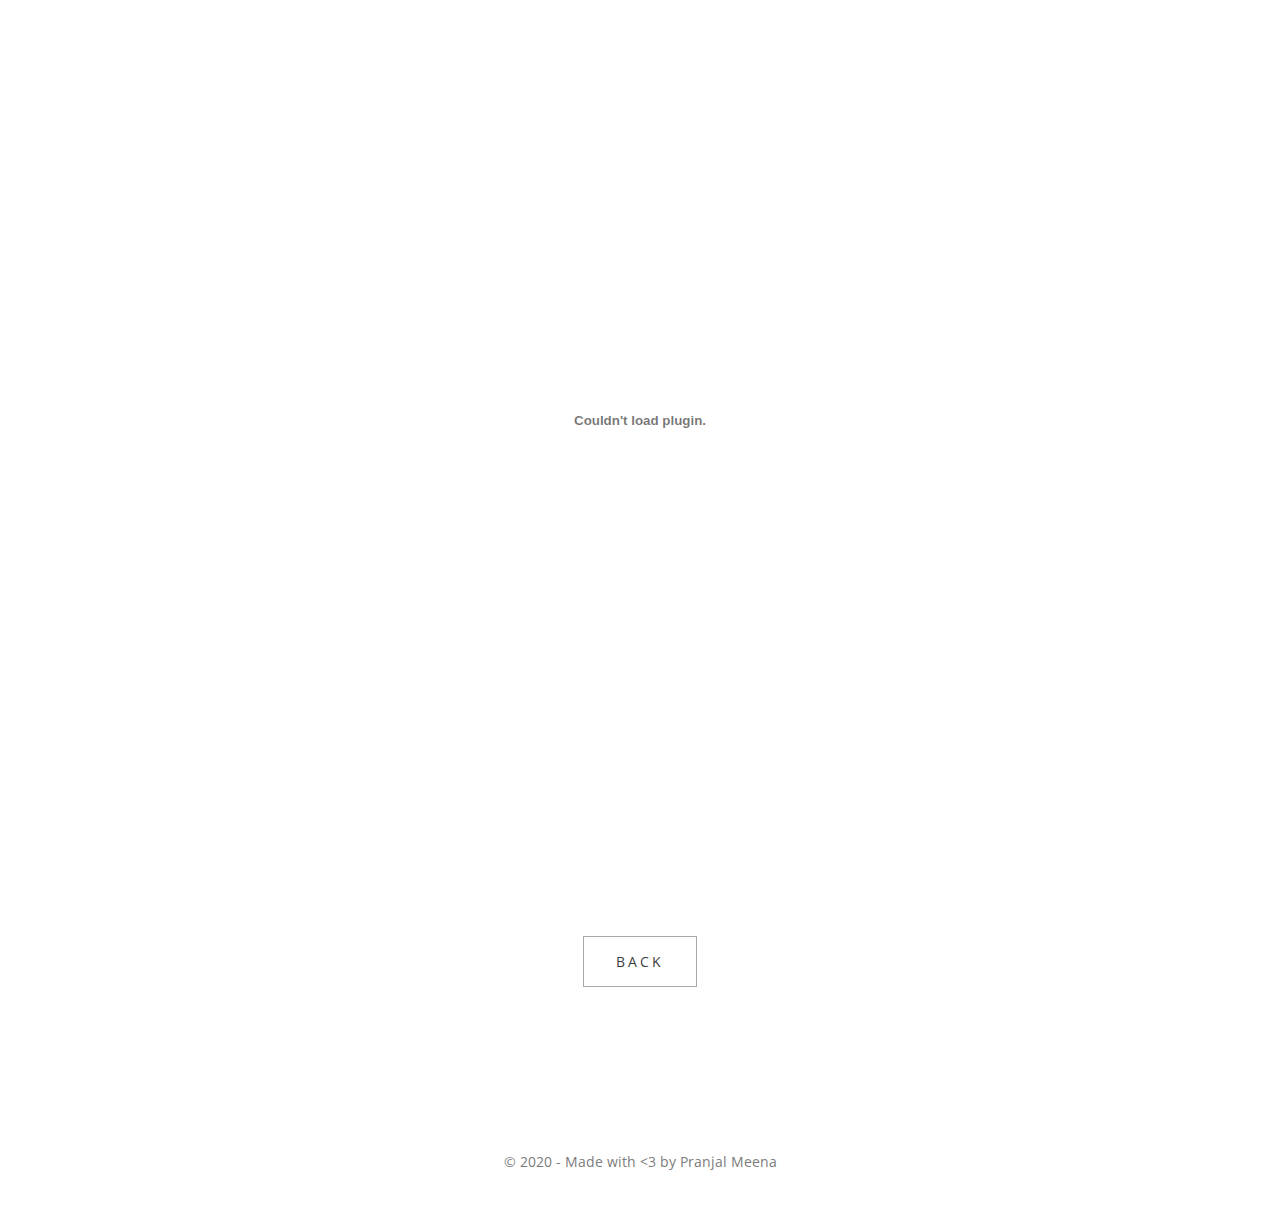
<file: twoinone.html>
<!DOCTYPE html>
<html lang="en">
    <HEAD>
<title>Two in One – Pranjal Meena</title>
    <meta charset="utf-8" />
    <meta name="viewport" content="width=device-width", initial-scale=1 />
   <link rel="stylesheet" href="style.css" type="text/css" />
   <link rel="icon" sizes="192x192" href="favicon.png">
<link href="https://fonts.googleapis.com/css2?family=Open+Sans:ital,wght@0,400;0,600;0,700;1,400;1,600&display=swap" rel="stylesheet">
    </HEAD>



<BODY>


    <div class="container">

<section class="navbar container">
    <div class="navtext">
        <div class="contentleft">
            <div class="navcontent1" style="margin-left: 0px;">
                <a href="index.html">PORTFOLIO</a>
            </div>
        </div>
        <div class="contentright">
            <div class="navcontent">
                <a href="index.html">WORK</a>                       
            </div>
            <div class="navcontent">
                <a href="play.html">PLAY</a>                        
            </div>
            <div class="navcontent">
                <a href="aboutme.html">ABOUT ME</a>                     
            </div>
            <div class="navcontent1">
                <a href="https://drive.google.com/file/d/1P6hkMCPqgBTmdw-SXblp4Lk8HCqttFf7/view" target="_blank" rel="noopener" rel="noreferrer">RESUME</a>                         
            </div>

        </div>
    </div>
</section>

<section class="projectpagebody">
    <div class="coverimage" style="background-image: url('twoinone/twoinone_cover.jpg'); padding-top: 69%;";></div>
    <h1>Two in One Book</h1>
    <p style="margin-bottom: 16px;">Designed a book that captures the introspective juxtaposition of perceptions of two individuals from two different backgrounds.</p>
    <div class="projectpagetags" style="margin-bottom: 54px;">
        <p class="p5" style="font-size:16px; margin-right: 8px; color: #313131;">Oct - Dec 2019</p>
        <p class="tagbox">germany</p>
        <p class="tagbox">artistic book</p>
    </div>

    <p style="margin-bottom: 54px;">So, let’s just say me and Yunju Cho wanted to make a book. The idea was to collaborate with one another and come to a common understanding to make an artistic book. A book which expresses us both individually but together.</p>

    <h2>What did we do first?</h2>
    <p style="margin-bottom: 54px;">We started with some basic introduction of each other, to understand our backgrounds better. We talked about a lot of things starting from the country we were in at that time and the country we to belonged to. Sometimes we related to each other and sometimes we didn’t. This was the initial phase of our project where we discovered that many things about our cultures were similar. In order to understand each other creatively we performed a set of activities.</p>

    <h2 style="font-style: italic;">PING PONG</h2>
    <p style="font-size: 18px; font-style: italic;font-weight: 600; margin-bottom: 16px;">Why? Because she continued from wherever I left and vice versa!</p>
    <p style="font-size: 14px; font-style: italic; line-height: 24px;">We developed ideas and games to show traces of an incident on a sheet of paper. (Dancing, Meeting, Communication, Interaction, and Non Communication etc.). We played a series of games to accomplish the objective of Ping - Pong.</p>

    <div class="projectimagelong" style="background-image: url('twoinone/1.jpg'); padding-top: 44%; margin-bottom: 32px;"></div>
    <div class="projectimagelong" style="background-image: url('twoinone/2.jpg'); padding-top: 44%; margin-bottom: 54px;"></div>
   
    <h2>Final Concept</h2>
    <p style="margin-bottom: 54px;">The concept is based on our understanding of each other and it is an expression of what we feel and think. What is it that we notice about each other ? Or like about each other ? What fascinates us ? What gives me a shocked or a surprised feeling about her? What do I feel around her environment ? Is it necessarily happy because she is? Or is her room duller and she is totally opposite of dull ? Maybe it is or maybe it is not!<br><br>What does she think of me and what do I think of her is what we wanted to capture. We chose to express the same through common objects and situations and show the contrast. The contrast is what puts us both into one frame to reveal what we both think about each other and how visually it is different.</p>

    <h2>Contents of the Book</h2>
    <p style="margin-bottom: 32px;">The book starts with an introductory text that questions our understanding of things and how it may differ form others. It goes like this:</p>
    <div style="margin: 0px auto; width: calc(100% - 120px);">
        <p style="font-size: 14px; font-style: italic; line-height: 24px;">Hello,<br> Do you always know how you feel or think? Do you ever sit back and really think about how you feel? Or Is it intuitive? What is it that you notice about others? Or like about others? What fascinates you? What gives you a shocked or a surprised feeling about someone? What do you feel around others? Is it necessarily happy because they are? Or their surroundings seem dull but they are totally opposite of dull? Maybe it is or maybe it is not! So do you always understand everything around you as it should be? Who decides how it should be? Do you decide it?</p>
    </div>

    <p style="margin-bottom: 32px;">The book circles back to the same question again but with respect to me and Yunju. The text for the same goes like this:</p>
    <div style="margin: 0px auto 12px; width: calc(100% - 120px);">
        <p style="font-size: 14px; font-style: italic; line-height: 24px;">Hello again!<br>So do you think you know how Pranjal and Yunju think? Did you understand them? Do you think how you think is how they think also?<br><br>Is there an answer to these questions?<br>Maybe No!<br>Maybe Yes!</p>
    </div>

    <h2>The Final Book</h2>

    <div class="pdf">
        <embed src="twoinone/finalbook.pdf" type="application/pdf" width="100%" height="100%" />
    </div>
    <div class="link"><a href="https://drive.google.com/file/d/1Zhn_sovjMdT8zdcP1W7_N5wYGxmg-btA/view?usp=sharing" target="_blank" rel="noopener" rel="noreferrer">Find the full PDF here!</a></div>
</section>

<section class="footer" style="margin-top: 100px;">
    <a href="play.html" class="button">back</a>
    <p class="p5" style="font-size: 14px; color: #7c7c7c; margin: 160px auto 50px;">© 2020 - Made with <3 by Pranjal Meena</p>
</section>

    </div>
</BODY>    


</html>
</file>
<file: style.css>
*{
	margin: 0;
	padding: 0;
}


a, u {
    text-decoration: none;
    color: #2c2c2c;
}

.p3{
	font-weight: normal;
	font-size: 24px;
	color: #2c2c2c;
}

.p2{
	font-weight: 600;
	font-size: 32px;
	color: #2c2c2c;
}

.p5{
	font-weight: normal;
	font-size: 18px;
	line-height: 30px;
	color: #3a3a3a;
}


body{
    background-color: white;
    font-family: 'Open Sans', sans-serif;
    margin-top: 0px;
    }

.container{ 
	width: 946px;
	height: auto;
	margin: auto;
	background-color: white;
}


.navbar{
	width: 100%;
	margin: 0px;
	background-color: white;
	font-size: 12px;
	text-transform: uppercase;
	padding: 27px 0px 0px 0px;
	letter-spacing: 1.2px;
}

.contentright a{
	color: #9b9b9b;
}

.navtext{
	display: flex;
	justify-content: space-between;
	padding: 0px 30px;
	vertical-align: top;
}

.contentleft{
	font-weight: 700;
	font-size: 14px;
	margin-right: 64px;
	color: #2c2c2c;

}

.contentright{
	display: flex;
	align-content: center;
	font-weight: 600;
	font-size: 12px;
	margin-left: 64px;
	color: #9b9b9b;
}

.navbar a:hover{
	color: #2c2c2c;
	transition: all 0.2s ease;
}

.navcontent1{
	margin-left: 64px;
	color: #2c2c2c;;
}

.navcontent{
	margin-left: 64px;
	color: #2c2c2c;;
}

.contentbody{
	background-color: white;
	margin-top: 100px;
}

.aboutcontent{
	display: flex;
	flex-flow: row wrap;
	margin-right: auto;
	margin-left: auto; 
}

.aboutcontenttext{
	margin-left: 54px;
	margin-top: auto;
	width: 390px;
	align-self: flex-end;
}

.aboutimage{
	background-size: cover;
	background-position: center;
	height: 428px;
  	width: 444px;
  	margin-left: 30px;
}

.contenttext{
	margin-left: 30px;
}

.projects{
	display: flex;
	flex-flow: row wrap;
	justify-content: space-between;
	margin-top: 100px;
}

.projectcard{
	display: flex;
	flex-flow: column wrap;
	box-sizing: border-box;
	width: calc(50% - 20px);
	height: 412px;
	border: 1px solid;
	border-color: #a9a9a9;
	margin-bottom: 40px;
}

.projectcardfun{
	display: flex;
	flex-flow: column wrap;
	box-sizing: border-box;
	width: calc(50% - 20px);
	height: 372px;
	border: 1px solid;
	border-color: #a9a9a9;
	margin-bottom: 40px;
}

.projectcard:hover{
	transition: all 0.2s ease;
	background-color: #e7e7e7;
	border-color: #ffffff;
}

.projectcardfun:hover{
	transition: all 0.2s ease;
	background-color: #e7e7e7;
	border-color: #ffffff;
}

.projectcardimage{
	background-size: cover;
	background-position: center;
  	background-repeat: no-repeat;
	height: 224px;
}

.cardtext{
	margin: 30px 43px 0px;
	height: 60px;
}

.cardtextfun{
	margin: 28px 43px 0px;
	flex-grow: 1;
}

.cardbottomtextandtags{ 
	display: flex;
	justify-content: flex-start;
	align-items: center;
	margin: auto 43px 20px;
}

.tagbox{
	text-transform: uppercase;
	font-weight: normal;
	font-size: 10px;
	color: #6c6c6c;
	margin-left: 8px;
	padding: 4px; 
	border: 1px solid;
	border-color:#bcbcbc;
}

.button{
	align-self: center;
	background-color: white;
	border: 1px solid;
	border-color: #a9a9a9;
	color: #3d3d3d;
	padding: 15px 32px;
	text-align: center;
	text-transform: uppercase;
	text-decoration: none;
	font-weight: normal;
	font-size: 14px;
	letter-spacing: 0.2em;
	box-sizing: border-box;
}

.button:hover{
	transition: all 0.2s ease;
	background-color: #e7e7e7;
	border-color: #e7e7e7;

}

.footer{
	display: flex;
	flex-flow: column wrap;
	justify-content: center;
	width: 100%;
	margin-top: 60px;
	background-color: white;

}

.projectpagebody{
	width: 730px;
	margin: 32px auto;
	display: flex;
	flex-direction: column;
	background-color: white;
}

.coverimage{
	width:calc(100% + 158px);
	margin-left:-79px;
	padding-top: 60%;
	margin-bottom: 54px;
	background-size: cover;
	background-position: center;
  	background-repeat: no-repeat;
}


.projectpagebody h1{
	font-weight: 600;
	font-size: 30px;
	color: #222222;
	margin-bottom: 16px;
}

.projectpagebody h2{
	font-weight: 600;
	font-size: 22px;
	color: #222222;
	margin-bottom: 16px;
}

.projectpagebody p{
	font-size: 16px;
	font-weight: normal;
	line-height: 28px;
	color: #313131;
	margin-bottom: 32px;
}

blockquote{
	font-weight: 600;
	font-style: italic;
	font-size: 20px;
	line-height: 28px;
	margin:0px 60px;
	color: #a8a8a8;
}

.imagesubtitle{
	font-weight: 600;
	font-style: italic;
	font-size: 12px;
	color: #a8a8a8;
	margin: 6px auto 54px;
}
.projectpagetags{ 
	display: flex;
	justify-content: flex-start;
	align-items: center;
	margin-bottom: 54px;
}

.projectpagetags p{
	font-weight: normal;
	line-height: 1.5em;
	font-size: 10px;
	color: #6c6c6c;
	margin-bottom: 0px;
}

.projectimage{
	width: calc(100% - 234px);
	padding-top: 87%;
	background-size: cover;
	background-position: center;
  	background-repeat: no-repeat;
}


.projectimage1{
	width: calc(100% - 234px);
	padding-top: 50%;
	background-size: cover;
	background-position: center;
  	background-repeat: no-repeat;
}

.projectimage2{
	width: calc(100% - 324px);
	padding-top: 56%;
	background-size: cover;
	background-position: center;
  	background-repeat: no-repeat;
}

.projectimagelong{
	width: 100%;
	padding-top: 34%;
	background-size: cover;
	background-position: center;
  	background-repeat: no-repeat;
}

.projectgif{
	width: calc(100% - 120px);
	margin-left: 60px;
	padding-top: 47%;
	background-size: cover;
	background-position: center;
  	background-repeat: no-repeat;
}

.pdf{
	width: 600px; 
	height: 800px; 
	margin: 16px auto;
}

.link{
	margin: 16px auto 0px;
	display: none; 
}
/*.projectimagerow{
	display: flex;
	flex-flow: row wrap;
}*/

 @media all and (max-width: 575px)
{.projectcard,.projectcardfun{margin-left:auto; margin-right: auto;}
    .navbar{width:calc(100% - 64px);}
    .navtext{padding-left: 32px;}
    .navcontent{display:none;}
    .navcontent1{margin-left: 0px;}
    .container, .contentbody, .projects{width:100%;}
    .contenttext{width:calc(100% - 64px); margin-right: auto; margin-left: auto;}
    .aboutcontenttext{margin-top: 32px;}
    .cardbottomtextandtags{flex-flow: row wrap;}
    .projectcard{
	width:calc(100% - 32px);}
	.projectcardfun{
	width:calc(100% - 32px);}
	.projectcardfun{
	padding-bottom: 20px;}
	.projectpagebody{width:calc(100% - 64px);
	 margin-left:auto; margin-right: auto;}
	.coverimage{width:calc(100% + 64px); margin: 0px -32px 54px; /*background-size: contain*/;}
    .projectimage{ width:100%; padding-top: 125%; margin: 0px auto 54px; }
    .projectimage1{ width:100%; padding-top: 74%; margin: 0px auto 54px; }
    .projectimage2{ width:100%; padding-top: 100%; margin: 0px auto 54px; }
    .projectimagelong{ width:100%; margin-left:0px;  background-size: cover;}
    .projectgif{ width:100%; padding-top: 74%; margin: 0px auto; }
    .pdf{display: none;}
    .link{display: initial;}
}

@media all and (max-width: 400px)
{.cardtext{margin: 24px;}
.cardbottomtextandtags{ 
	display: flex;
	justify-content: flex-start;
	align-items: center;
	margin: auto 24px 16px;
}

}
</file>
